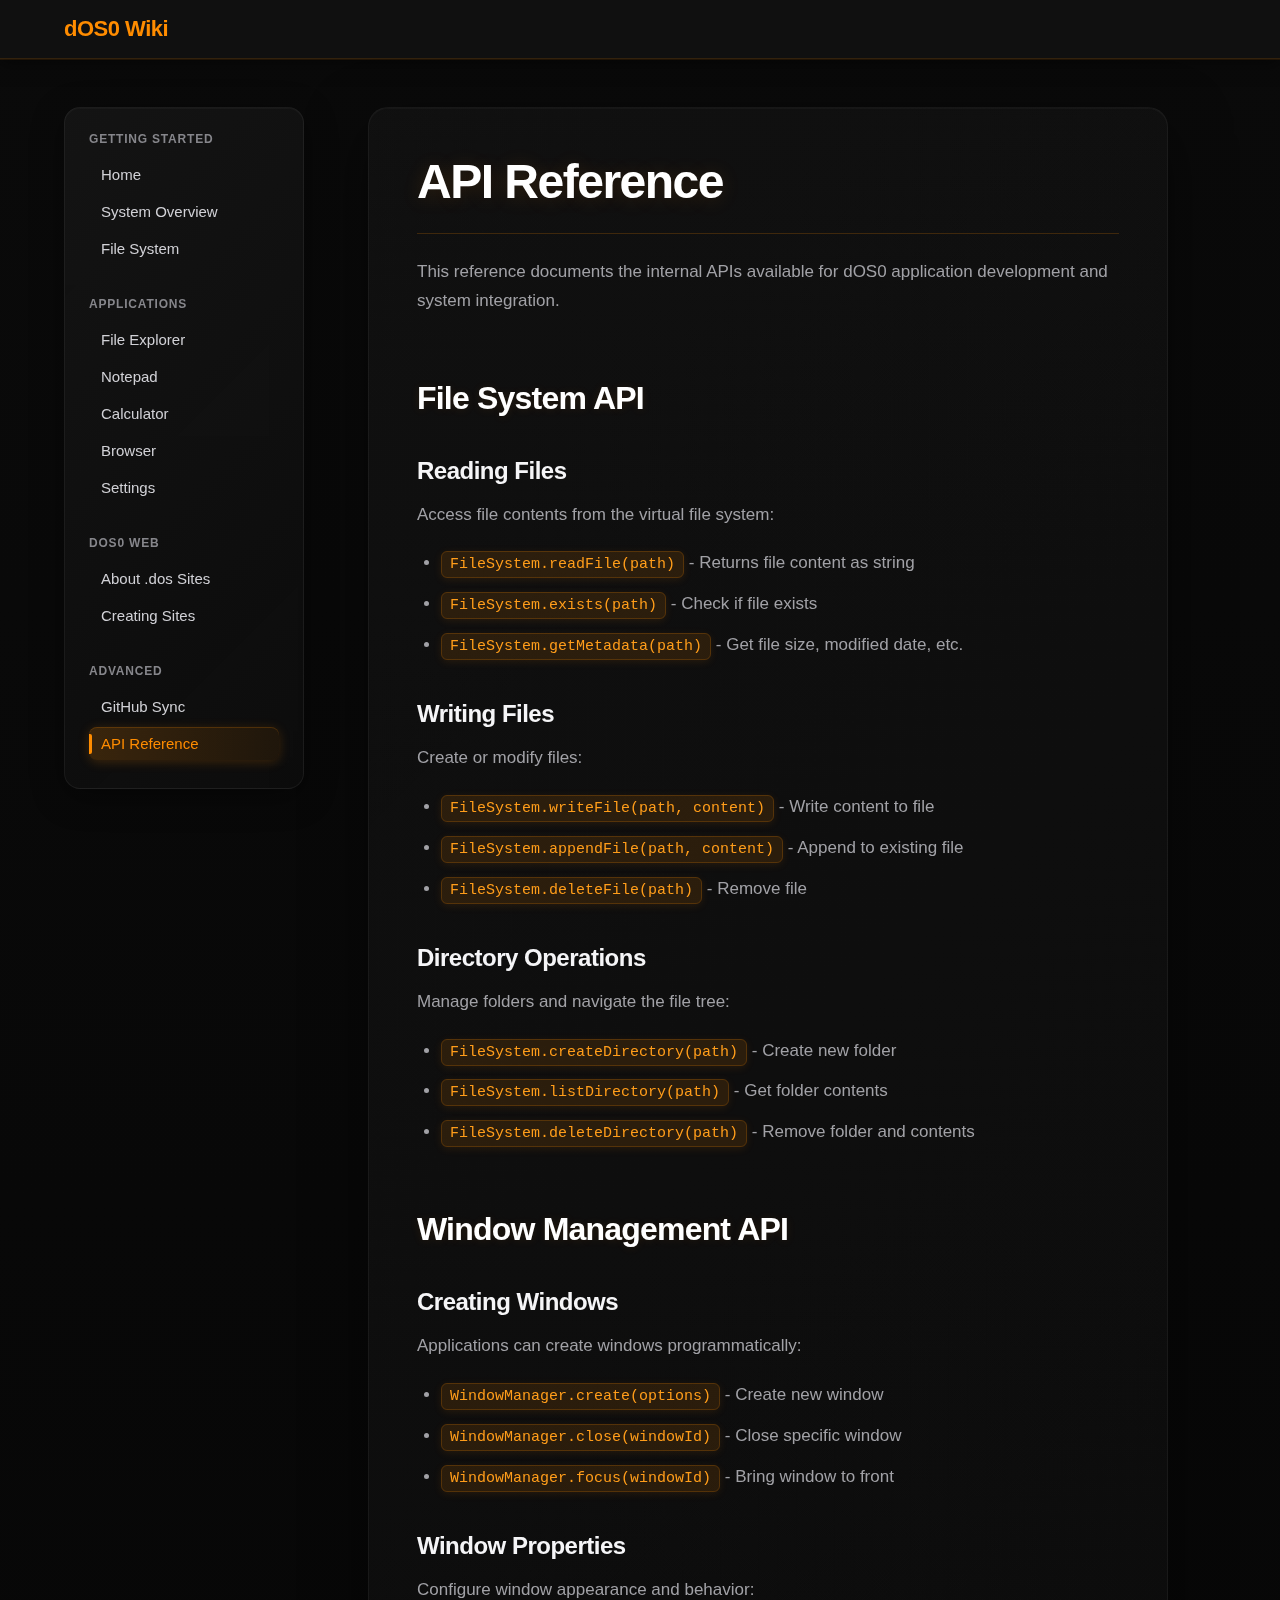
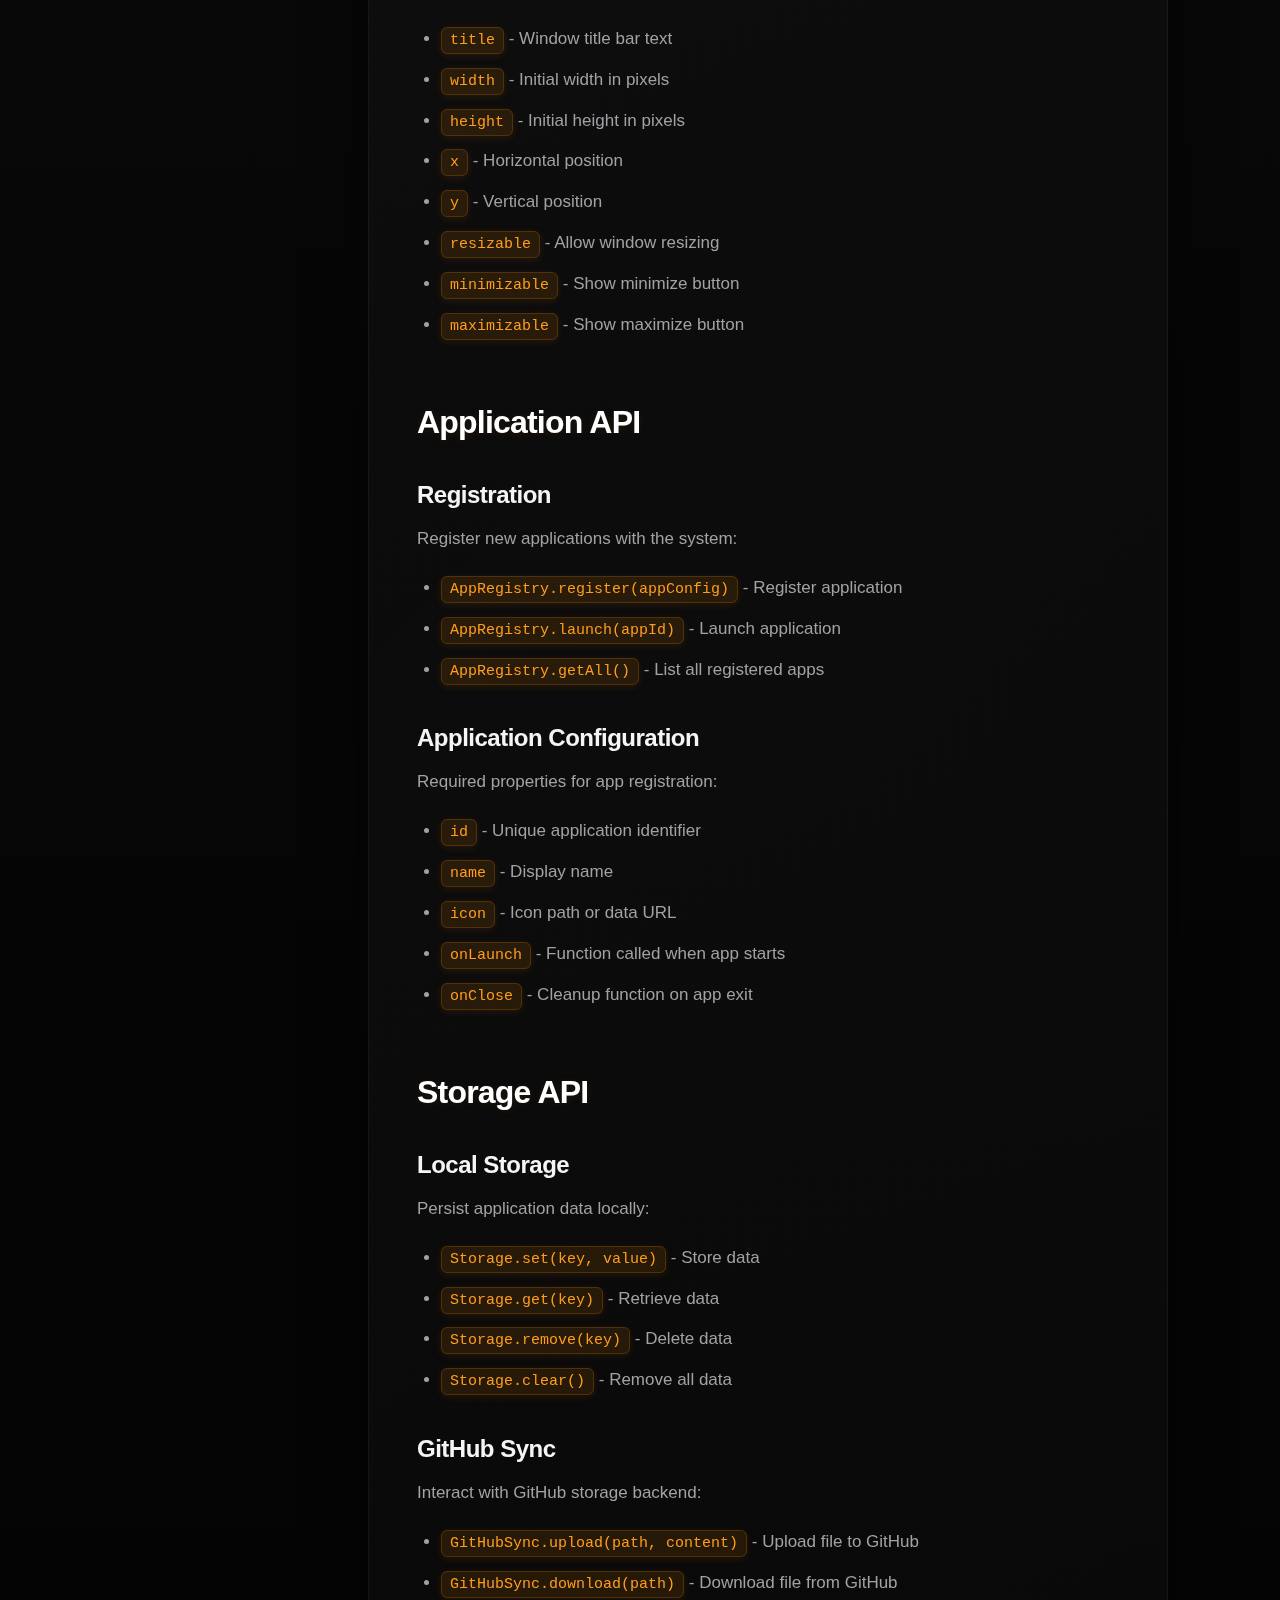
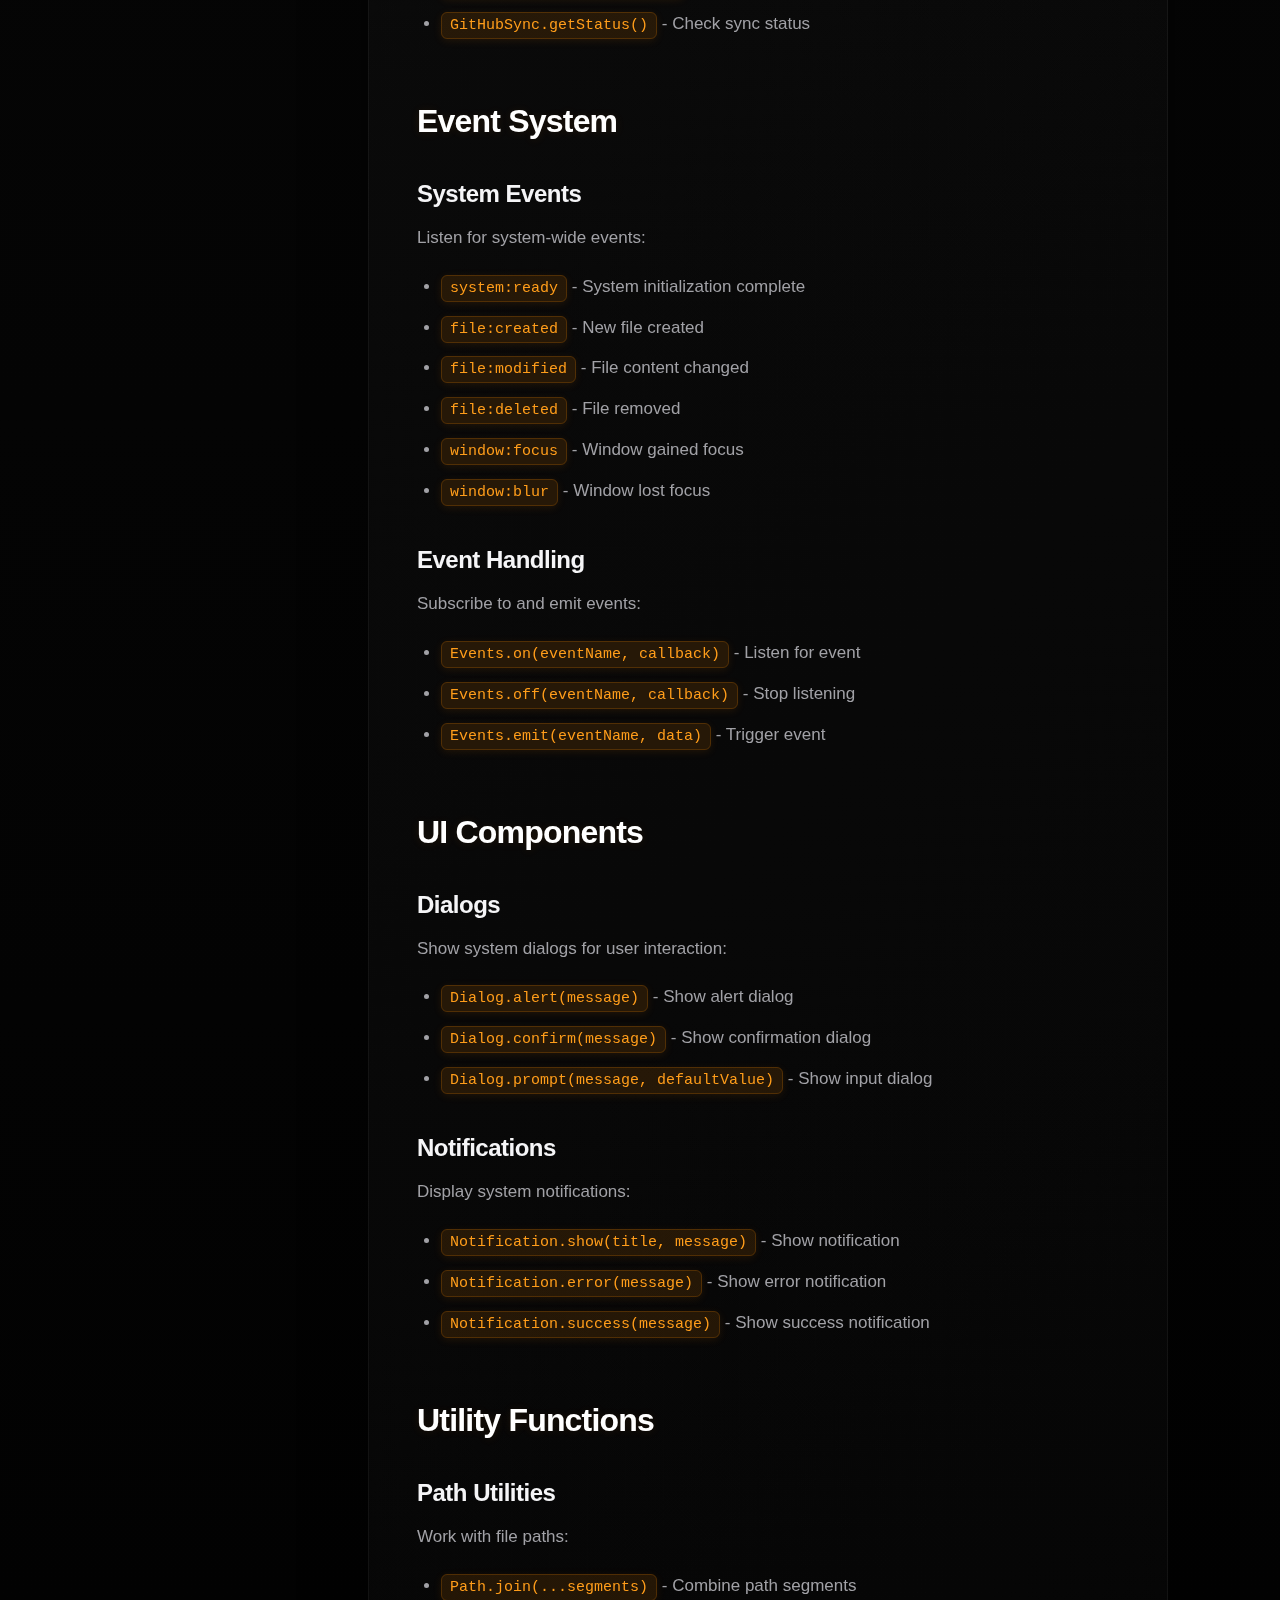
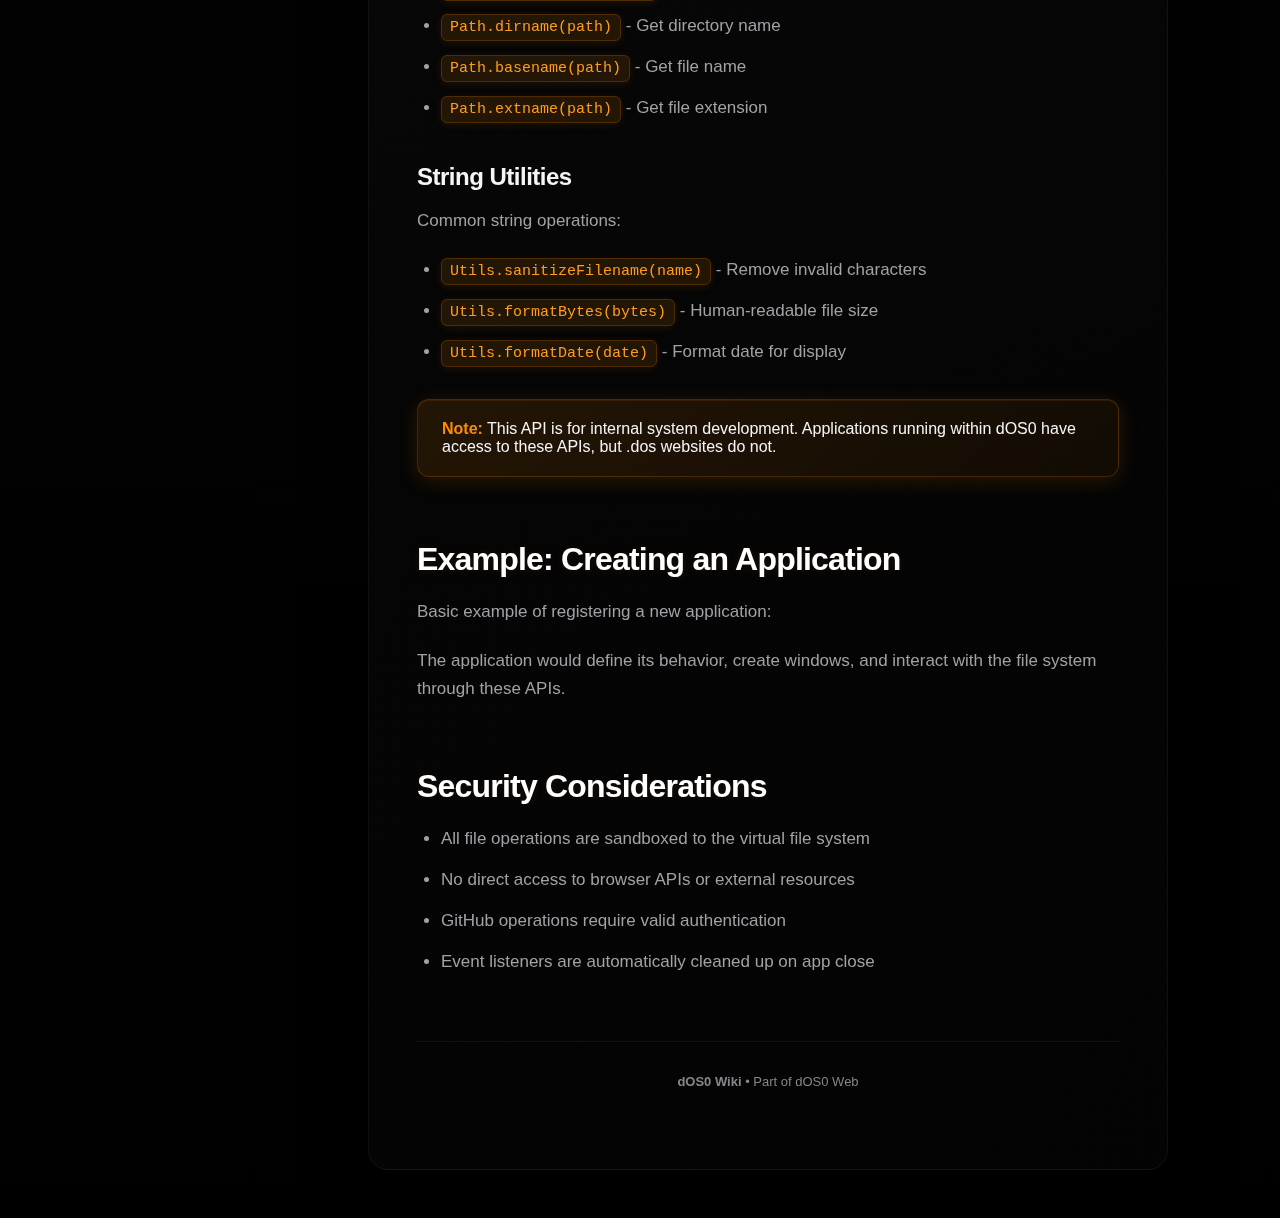
<file: wiki.dos/api.html>
<!DOCTYPE html>
<html lang="en">
<head>
    <meta charset="UTF-8">
    <meta name="viewport" content="width=device-width, initial-scale=1.0">
    <title>API Reference - dOS0 Wiki</title>
    <link rel="stylesheet" href="style.css">
</head>
<body>
    <header>
        <div class="header-content">
            <div class="logo">dOS0 Wiki</div>
        </div>
    </header>
    
    <div class="container">
        <aside class="sidebar">
            <h3>Getting Started</h3>
            <ul>
                <li><a href="index.html">Home</a></li>
                <li><a href="overview.html">System Overview</a></li>
                <li><a href="filesystem.html">File System</a></li>
            </ul>
            
            <h3>Applications</h3>
            <ul>
                <li><a href="file-explorer.html">File Explorer</a></li>
                <li><a href="notepad.html">Notepad</a></li>
                <li><a href="calculator.html">Calculator</a></li>
                <li><a href="browser.html">Browser</a></li>
                <li><a href="settings.html">Settings</a></li>
            </ul>
            
            <h3>dOS0 Web</h3>
            <ul>
                <li><a href="dos-web.html">About .dos Sites</a></li>
                <li><a href="creating-sites.html">Creating Sites</a></li>
            </ul>
            
            <h3>Advanced</h3>
            <ul>
                <li><a href="github-sync.html">GitHub Sync</a></li>
                <li><a href="api.html" class="active">API Reference</a></li>
            </ul>
        </aside>
        
        <main class="content">
            <h1>API Reference</h1>
            <p>This reference documents the internal APIs available for dOS0 application development and system integration.</p>
            
            <h2>File System API</h2>
            
            <h3>Reading Files</h3>
            <p>Access file contents from the virtual file system:</p>
            <ul>
                <li><code>FileSystem.readFile(path)</code> - Returns file content as string</li>
                <li><code>FileSystem.exists(path)</code> - Check if file exists</li>
                <li><code>FileSystem.getMetadata(path)</code> - Get file size, modified date, etc.</li>
            </ul>
            
            <h3>Writing Files</h3>
            <p>Create or modify files:</p>
            <ul>
                <li><code>FileSystem.writeFile(path, content)</code> - Write content to file</li>
                <li><code>FileSystem.appendFile(path, content)</code> - Append to existing file</li>
                <li><code>FileSystem.deleteFile(path)</code> - Remove file</li>
            </ul>
            
            <h3>Directory Operations</h3>
            <p>Manage folders and navigate the file tree:</p>
            <ul>
                <li><code>FileSystem.createDirectory(path)</code> - Create new folder</li>
                <li><code>FileSystem.listDirectory(path)</code> - Get folder contents</li>
                <li><code>FileSystem.deleteDirectory(path)</code> - Remove folder and contents</li>
            </ul>
            
            <h2>Window Management API</h2>
            
            <h3>Creating Windows</h3>
            <p>Applications can create windows programmatically:</p>
            <ul>
                <li><code>WindowManager.create(options)</code> - Create new window</li>
                <li><code>WindowManager.close(windowId)</code> - Close specific window</li>
                <li><code>WindowManager.focus(windowId)</code> - Bring window to front</li>
            </ul>
            
            <h3>Window Properties</h3>
            <p>Configure window appearance and behavior:</p>
            <ul>
                <li><code>title</code> - Window title bar text</li>
                <li><code>width</code> - Initial width in pixels</li>
                <li><code>height</code> - Initial height in pixels</li>
                <li><code>x</code> - Horizontal position</li>
                <li><code>y</code> - Vertical position</li>
                <li><code>resizable</code> - Allow window resizing</li>
                <li><code>minimizable</code> - Show minimize button</li>
                <li><code>maximizable</code> - Show maximize button</li>
            </ul>
            
            <h2>Application API</h2>
            
            <h3>Registration</h3>
            <p>Register new applications with the system:</p>
            <ul>
                <li><code>AppRegistry.register(appConfig)</code> - Register application</li>
                <li><code>AppRegistry.launch(appId)</code> - Launch application</li>
                <li><code>AppRegistry.getAll()</code> - List all registered apps</li>
            </ul>
            
            <h3>Application Configuration</h3>
            <p>Required properties for app registration:</p>
            <ul>
                <li><code>id</code> - Unique application identifier</li>
                <li><code>name</code> - Display name</li>
                <li><code>icon</code> - Icon path or data URL</li>
                <li><code>onLaunch</code> - Function called when app starts</li>
                <li><code>onClose</code> - Cleanup function on app exit</li>
            </ul>
            
            <h2>Storage API</h2>
            
            <h3>Local Storage</h3>
            <p>Persist application data locally:</p>
            <ul>
                <li><code>Storage.set(key, value)</code> - Store data</li>
                <li><code>Storage.get(key)</code> - Retrieve data</li>
                <li><code>Storage.remove(key)</code> - Delete data</li>
                <li><code>Storage.clear()</code> - Remove all data</li>
            </ul>
            
            <h3>GitHub Sync</h3>
            <p>Interact with GitHub storage backend:</p>
            <ul>
                <li><code>GitHubSync.upload(path, content)</code> - Upload file to GitHub</li>
                <li><code>GitHubSync.download(path)</code> - Download file from GitHub</li>
                <li><code>GitHubSync.getStatus()</code> - Check sync status</li>
            </ul>
            
            <h2>Event System</h2>
            
            <h3>System Events</h3>
            <p>Listen for system-wide events:</p>
            <ul>
                <li><code>system:ready</code> - System initialization complete</li>
                <li><code>file:created</code> - New file created</li>
                <li><code>file:modified</code> - File content changed</li>
                <li><code>file:deleted</code> - File removed</li>
                <li><code>window:focus</code> - Window gained focus</li>
                <li><code>window:blur</code> - Window lost focus</li>
            </ul>
            
            <h3>Event Handling</h3>
            <p>Subscribe to and emit events:</p>
            <ul>
                <li><code>Events.on(eventName, callback)</code> - Listen for event</li>
                <li><code>Events.off(eventName, callback)</code> - Stop listening</li>
                <li><code>Events.emit(eventName, data)</code> - Trigger event</li>
            </ul>
            
            <h2>UI Components</h2>
            
            <h3>Dialogs</h3>
            <p>Show system dialogs for user interaction:</p>
            <ul>
                <li><code>Dialog.alert(message)</code> - Show alert dialog</li>
                <li><code>Dialog.confirm(message)</code> - Show confirmation dialog</li>
                <li><code>Dialog.prompt(message, defaultValue)</code> - Show input dialog</li>
            </ul>
            
            <h3>Notifications</h3>
            <p>Display system notifications:</p>
            <ul>
                <li><code>Notification.show(title, message)</code> - Show notification</li>
                <li><code>Notification.error(message)</code> - Show error notification</li>
                <li><code>Notification.success(message)</code> - Show success notification</li>
            </ul>
            
            <h2>Utility Functions</h2>
            
            <h3>Path Utilities</h3>
            <p>Work with file paths:</p>
            <ul>
                <li><code>Path.join(...segments)</code> - Combine path segments</li>
                <li><code>Path.dirname(path)</code> - Get directory name</li>
                <li><code>Path.basename(path)</code> - Get file name</li>
                <li><code>Path.extname(path)</code> - Get file extension</li>
            </ul>
            
            <h3>String Utilities</h3>
            <p>Common string operations:</p>
            <ul>
                <li><code>Utils.sanitizeFilename(name)</code> - Remove invalid characters</li>
                <li><code>Utils.formatBytes(bytes)</code> - Human-readable file size</li>
                <li><code>Utils.formatDate(date)</code> - Format date for display</li>
            </ul>
            
            <div class="info-box">
                <strong>Note:</strong> This API is for internal system development. Applications running within dOS0 have access to these APIs, but .dos websites do not.
            </div>
            
            <h2>Example: Creating an Application</h2>
            <p>Basic example of registering a new application:</p>
            
            <p>The application would define its behavior, create windows, and interact with the file system through these APIs.</p>
            
            <h2>Security Considerations</h2>
            <ul>
                <li>All file operations are sandboxed to the virtual file system</li>
                <li>No direct access to browser APIs or external resources</li>
                <li>GitHub operations require valid authentication</li>
                <li>Event listeners are automatically cleaned up on app close</li>
            </ul>
            
            <footer>
                <strong>dOS0 Wiki</strong> • Part of dOS0 Web
            </footer>
        </main>
    </div>
</body>
</html>
</file>
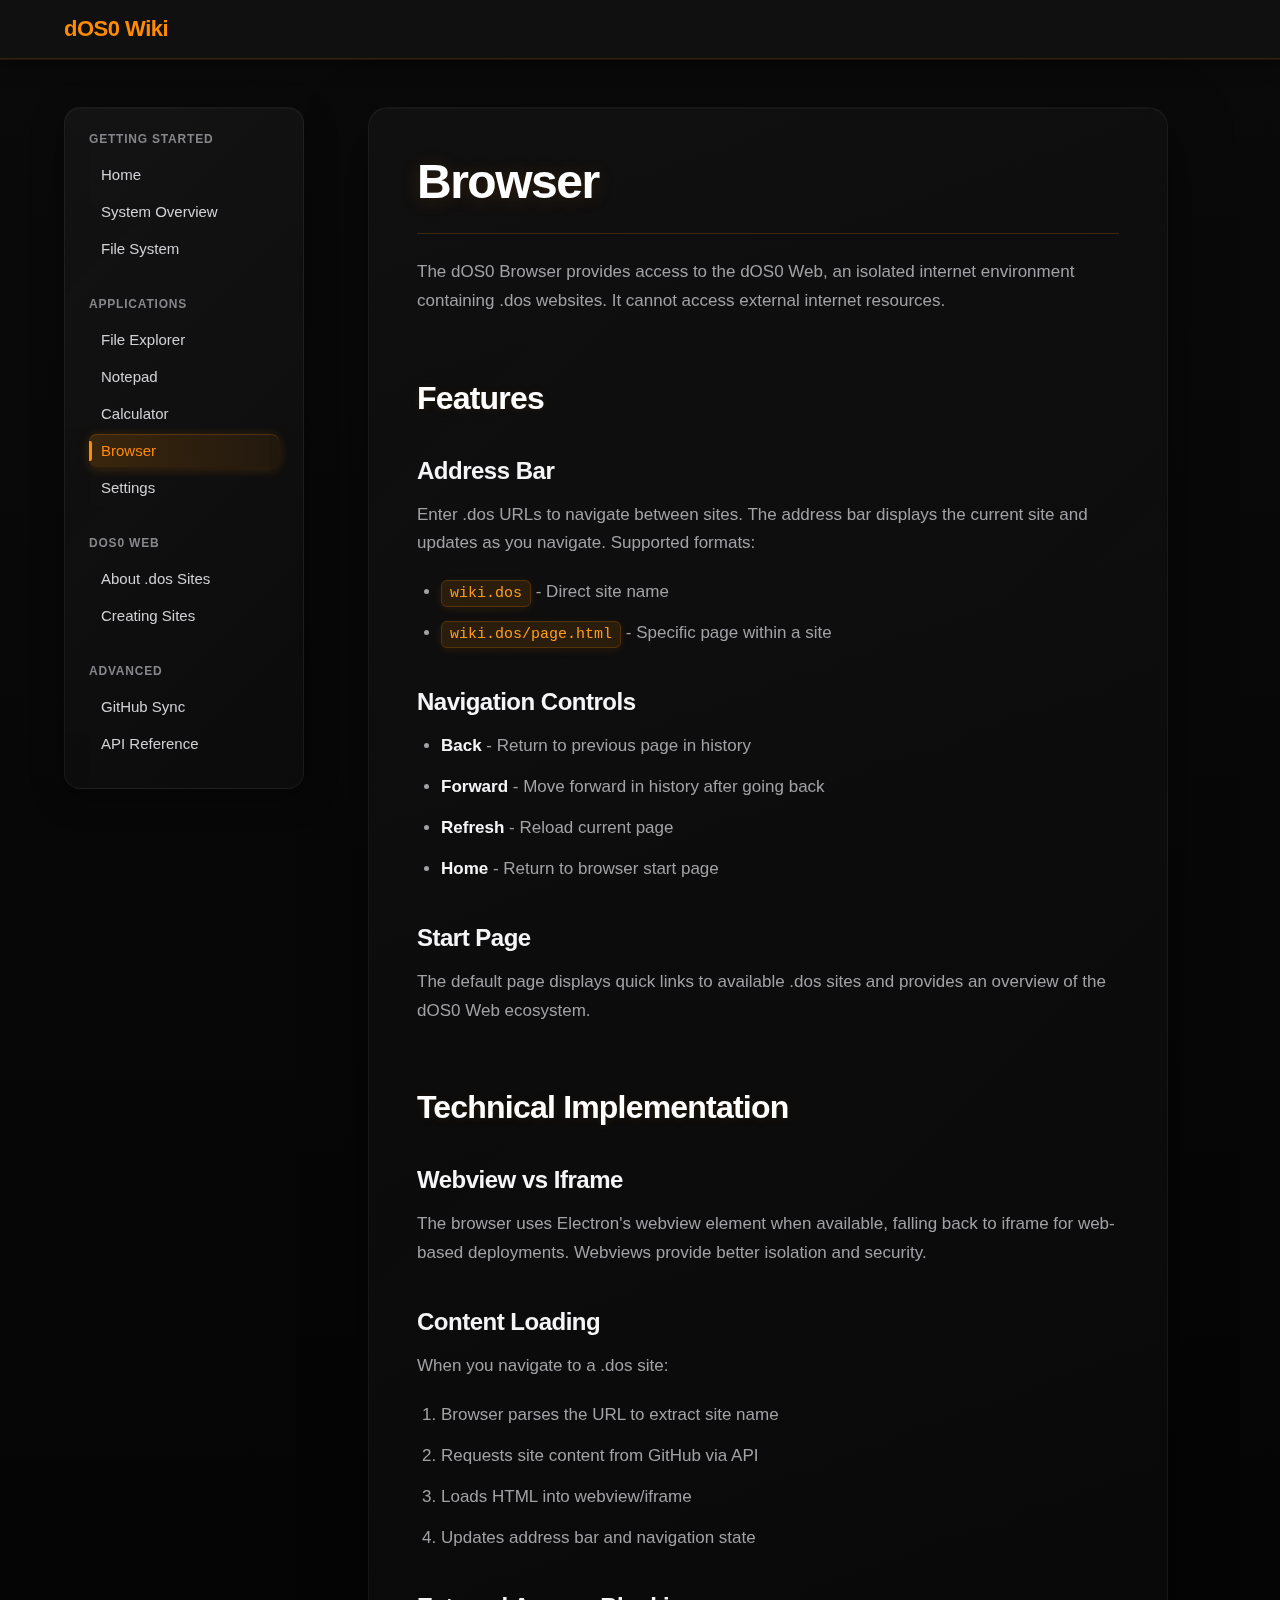
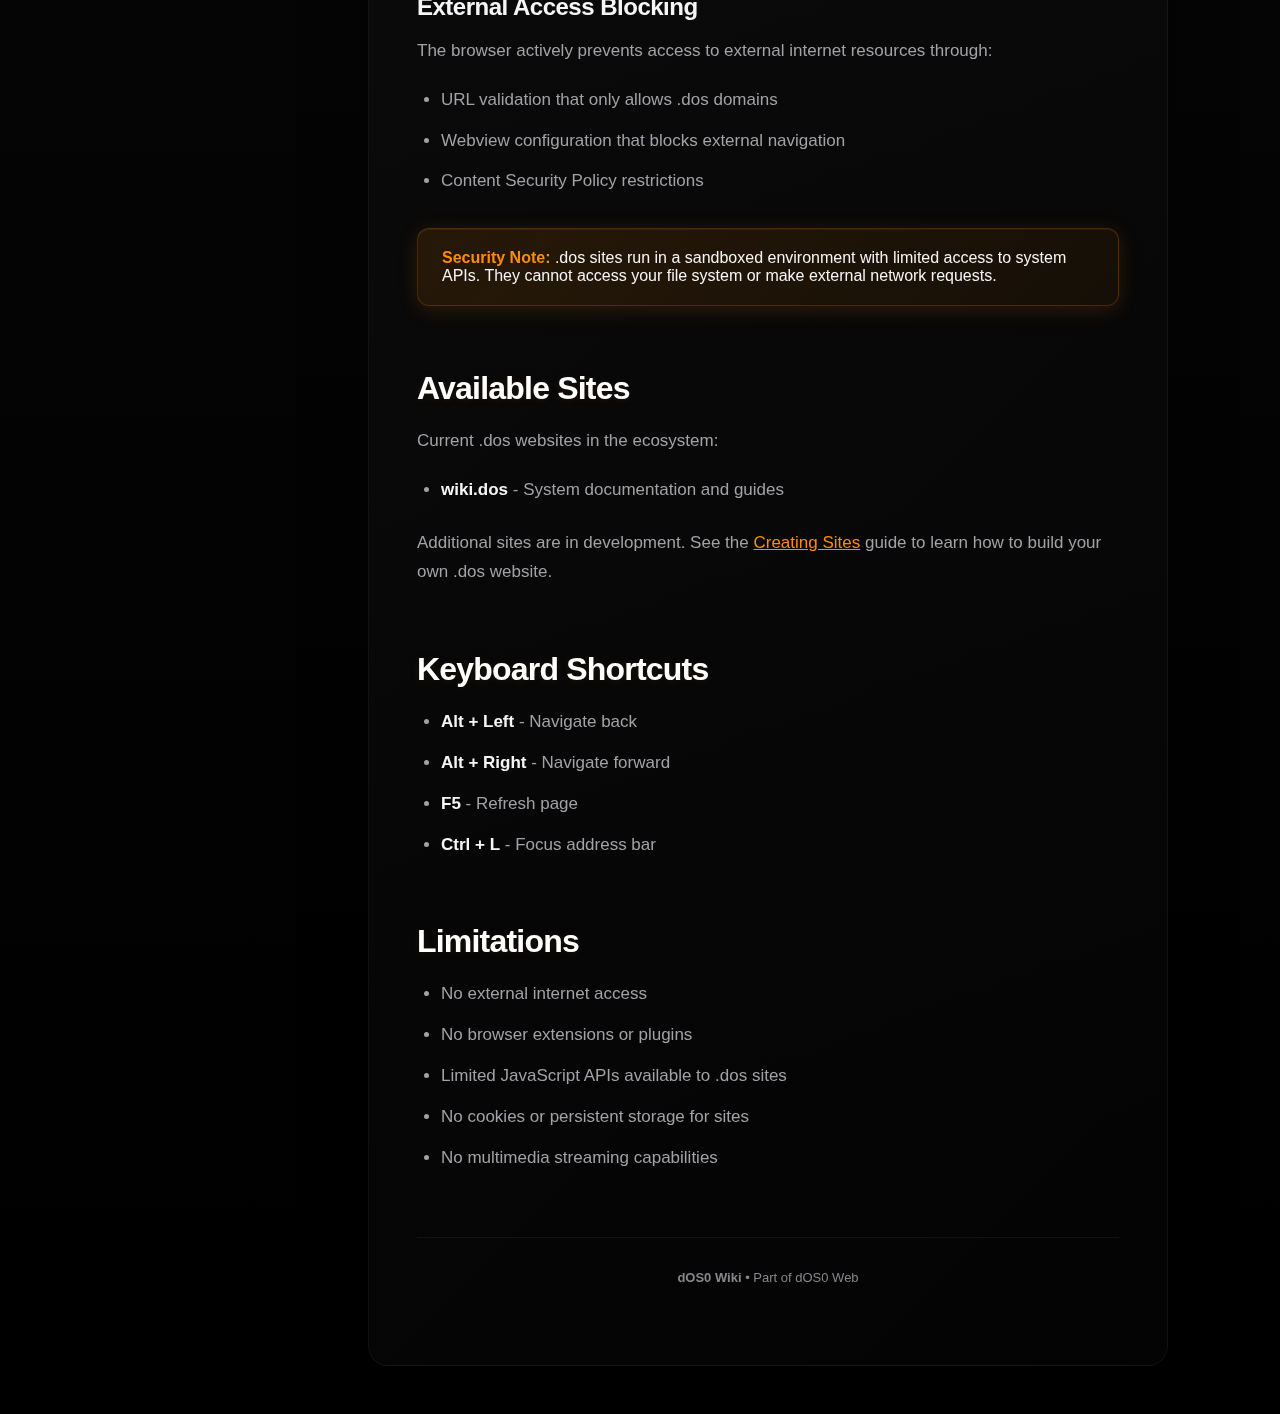
<file: wiki.dos/browser.html>
<!DOCTYPE html>
<html lang="en">
<head>
    <meta charset="UTF-8">
    <meta name="viewport" content="width=device-width, initial-scale=1.0">
    <title>Browser - dOS0 Wiki</title>
    <link rel="stylesheet" href="style.css">
</head>
<body>
    <header>
        <div class="header-content">
            <div class="logo">dOS0 Wiki</div>
        </div>
    </header>
    
    <div class="container">
        <aside class="sidebar">
            <h3>Getting Started</h3>
            <ul>
                <li><a href="index.html">Home</a></li>
                <li><a href="overview.html">System Overview</a></li>
                <li><a href="filesystem.html">File System</a></li>
            </ul>
            
            <h3>Applications</h3>
            <ul>
                <li><a href="file-explorer.html">File Explorer</a></li>
                <li><a href="notepad.html">Notepad</a></li>
                <li><a href="calculator.html">Calculator</a></li>
                <li><a href="browser.html" class="active">Browser</a></li>
                <li><a href="settings.html">Settings</a></li>
            </ul>
            
            <h3>dOS0 Web</h3>
            <ul>
                <li><a href="dos-web.html">About .dos Sites</a></li>
                <li><a href="creating-sites.html">Creating Sites</a></li>
            </ul>
            
            <h3>Advanced</h3>
            <ul>
                <li><a href="github-sync.html">GitHub Sync</a></li>
                <li><a href="api.html">API Reference</a></li>
            </ul>
        </aside>
        
        <main class="content">
            <h1>Browser</h1>
            <p>The dOS0 Browser provides access to the dOS0 Web, an isolated internet environment containing .dos websites. It cannot access external internet resources.</p>
            
            <h2>Features</h2>
            
            <h3>Address Bar</h3>
            <p>Enter .dos URLs to navigate between sites. The address bar displays the current site and updates as you navigate. Supported formats:</p>
            <ul>
                <li><code>wiki.dos</code> - Direct site name</li>
                <li><code>wiki.dos/page.html</code> - Specific page within a site</li>
            </ul>
            
            <h3>Navigation Controls</h3>
            <ul>
                <li><strong>Back</strong> - Return to previous page in history</li>
                <li><strong>Forward</strong> - Move forward in history after going back</li>
                <li><strong>Refresh</strong> - Reload current page</li>
                <li><strong>Home</strong> - Return to browser start page</li>
            </ul>
            
            <h3>Start Page</h3>
            <p>The default page displays quick links to available .dos sites and provides an overview of the dOS0 Web ecosystem.</p>
            
            <h2>Technical Implementation</h2>
            
            <h3>Webview vs Iframe</h3>
            <p>The browser uses Electron's webview element when available, falling back to iframe for web-based deployments. Webviews provide better isolation and security.</p>
            
            <h3>Content Loading</h3>
            <p>When you navigate to a .dos site:</p>
            <ol>
                <li>Browser parses the URL to extract site name</li>
                <li>Requests site content from GitHub via API</li>
                <li>Loads HTML into webview/iframe</li>
                <li>Updates address bar and navigation state</li>
            </ol>
            
            <h3>External Access Blocking</h3>
            <p>The browser actively prevents access to external internet resources through:</p>
            <ul>
                <li>URL validation that only allows .dos domains</li>
                <li>Webview configuration that blocks external navigation</li>
                <li>Content Security Policy restrictions</li>
            </ul>
            
            <div class="info-box">
                <strong>Security Note:</strong> .dos sites run in a sandboxed environment with limited access to system APIs. They cannot access your file system or make external network requests.
            </div>
            
            <h2>Available Sites</h2>
            <p>Current .dos websites in the ecosystem:</p>
            <ul>
                <li><strong>wiki.dos</strong> - System documentation and guides</li>
            </ul>
            
            <p>Additional sites are in development. See the <a href="creating-sites.html" style="color: #ff8c00;">Creating Sites</a> guide to learn how to build your own .dos website.</p>
            
            <h2>Keyboard Shortcuts</h2>
            <ul>
                <li><strong>Alt + Left</strong> - Navigate back</li>
                <li><strong>Alt + Right</strong> - Navigate forward</li>
                <li><strong>F5</strong> - Refresh page</li>
                <li><strong>Ctrl + L</strong> - Focus address bar</li>
            </ul>
            
            <h2>Limitations</h2>
            <ul>
                <li>No external internet access</li>
                <li>No browser extensions or plugins</li>
                <li>Limited JavaScript APIs available to .dos sites</li>
                <li>No cookies or persistent storage for sites</li>
                <li>No multimedia streaming capabilities</li>
            </ul>
            
            <footer>
                <strong>dOS0 Wiki</strong> • Part of dOS0 Web
            </footer>
        </main>
    </div>
</body>
</html>
</file>
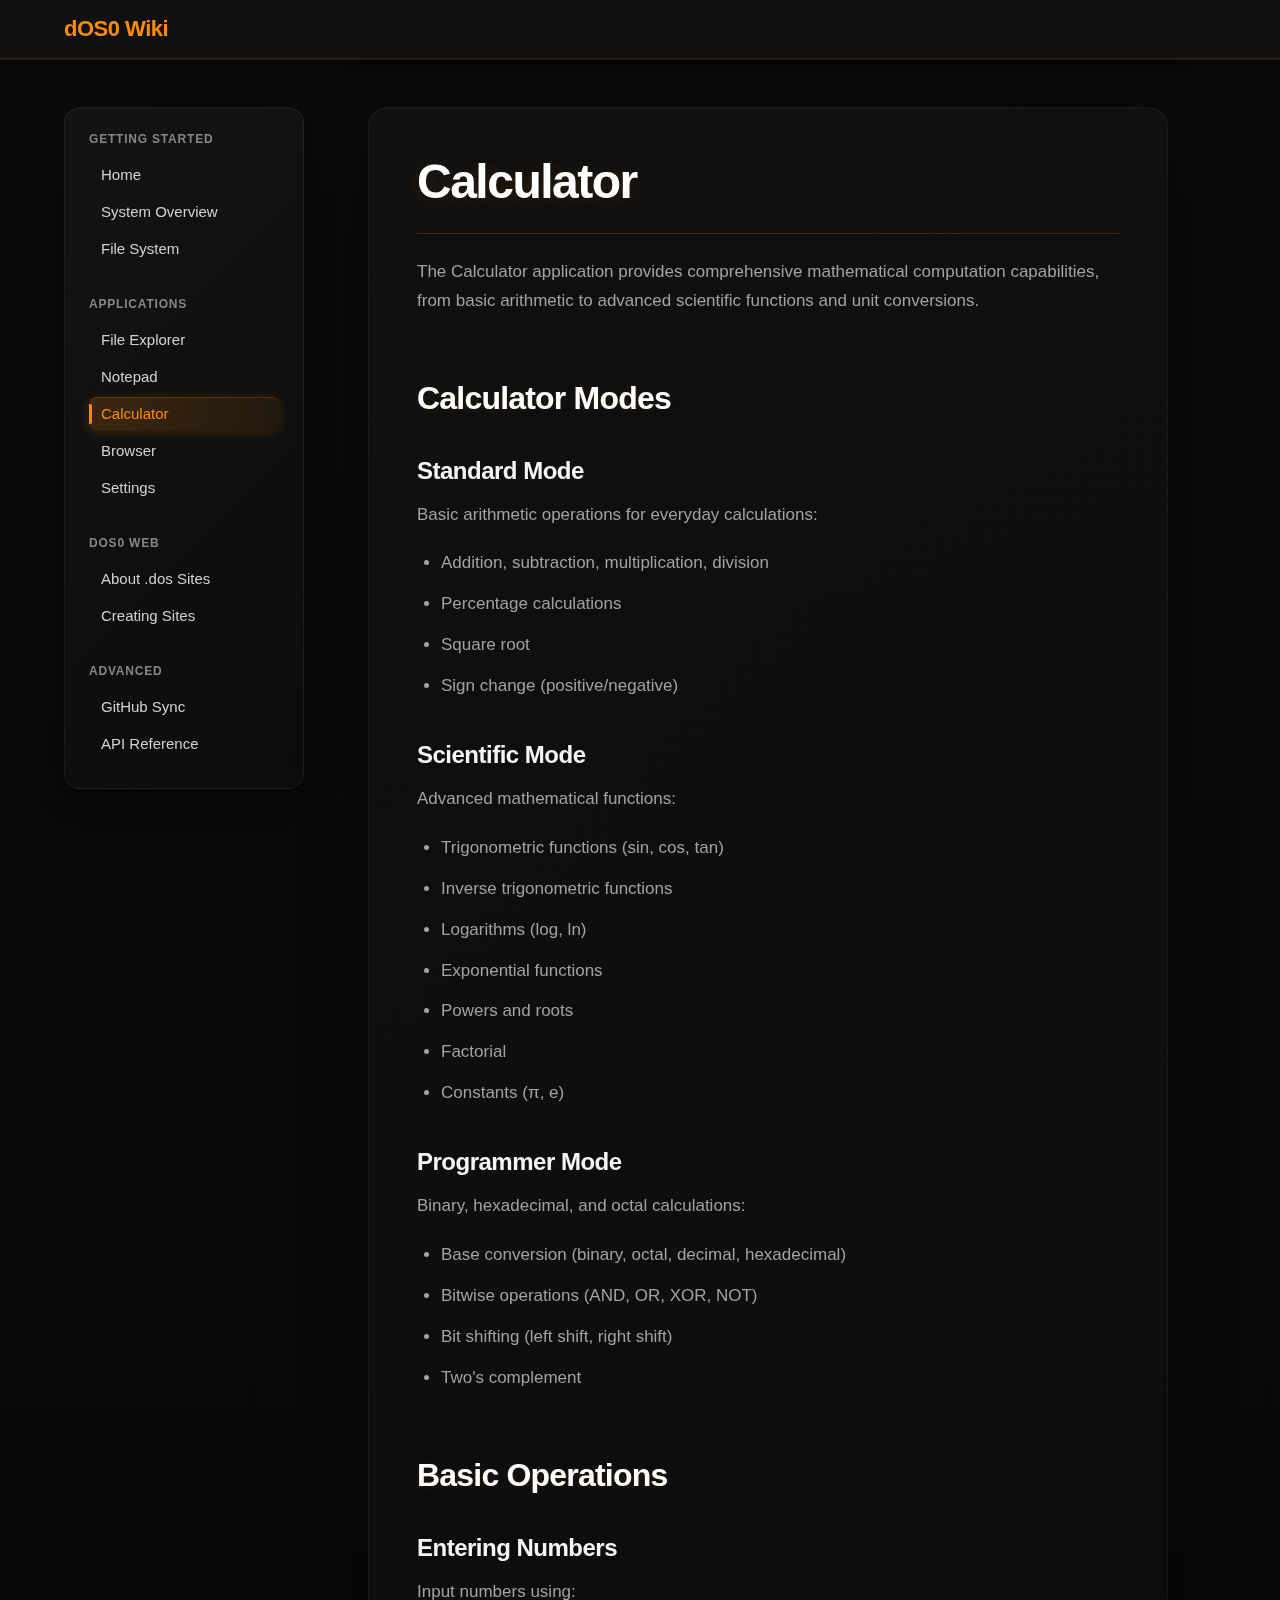
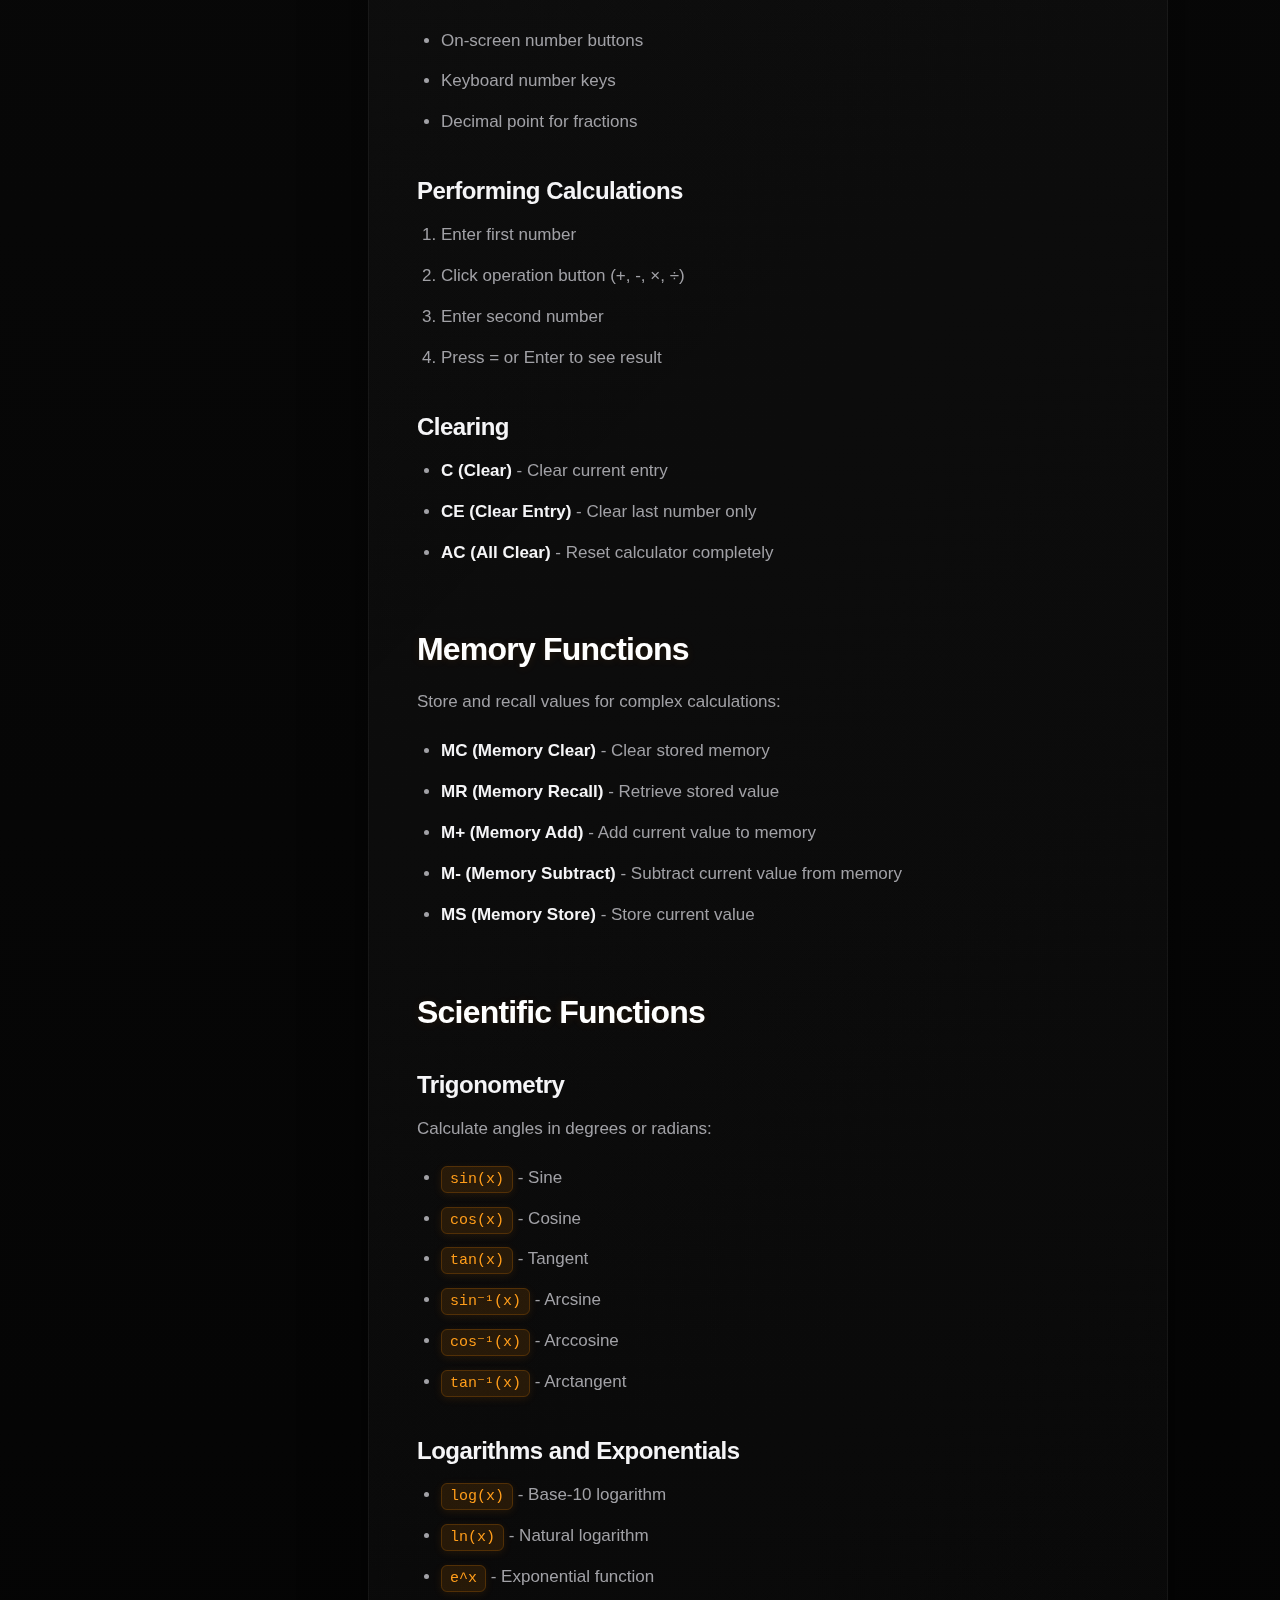
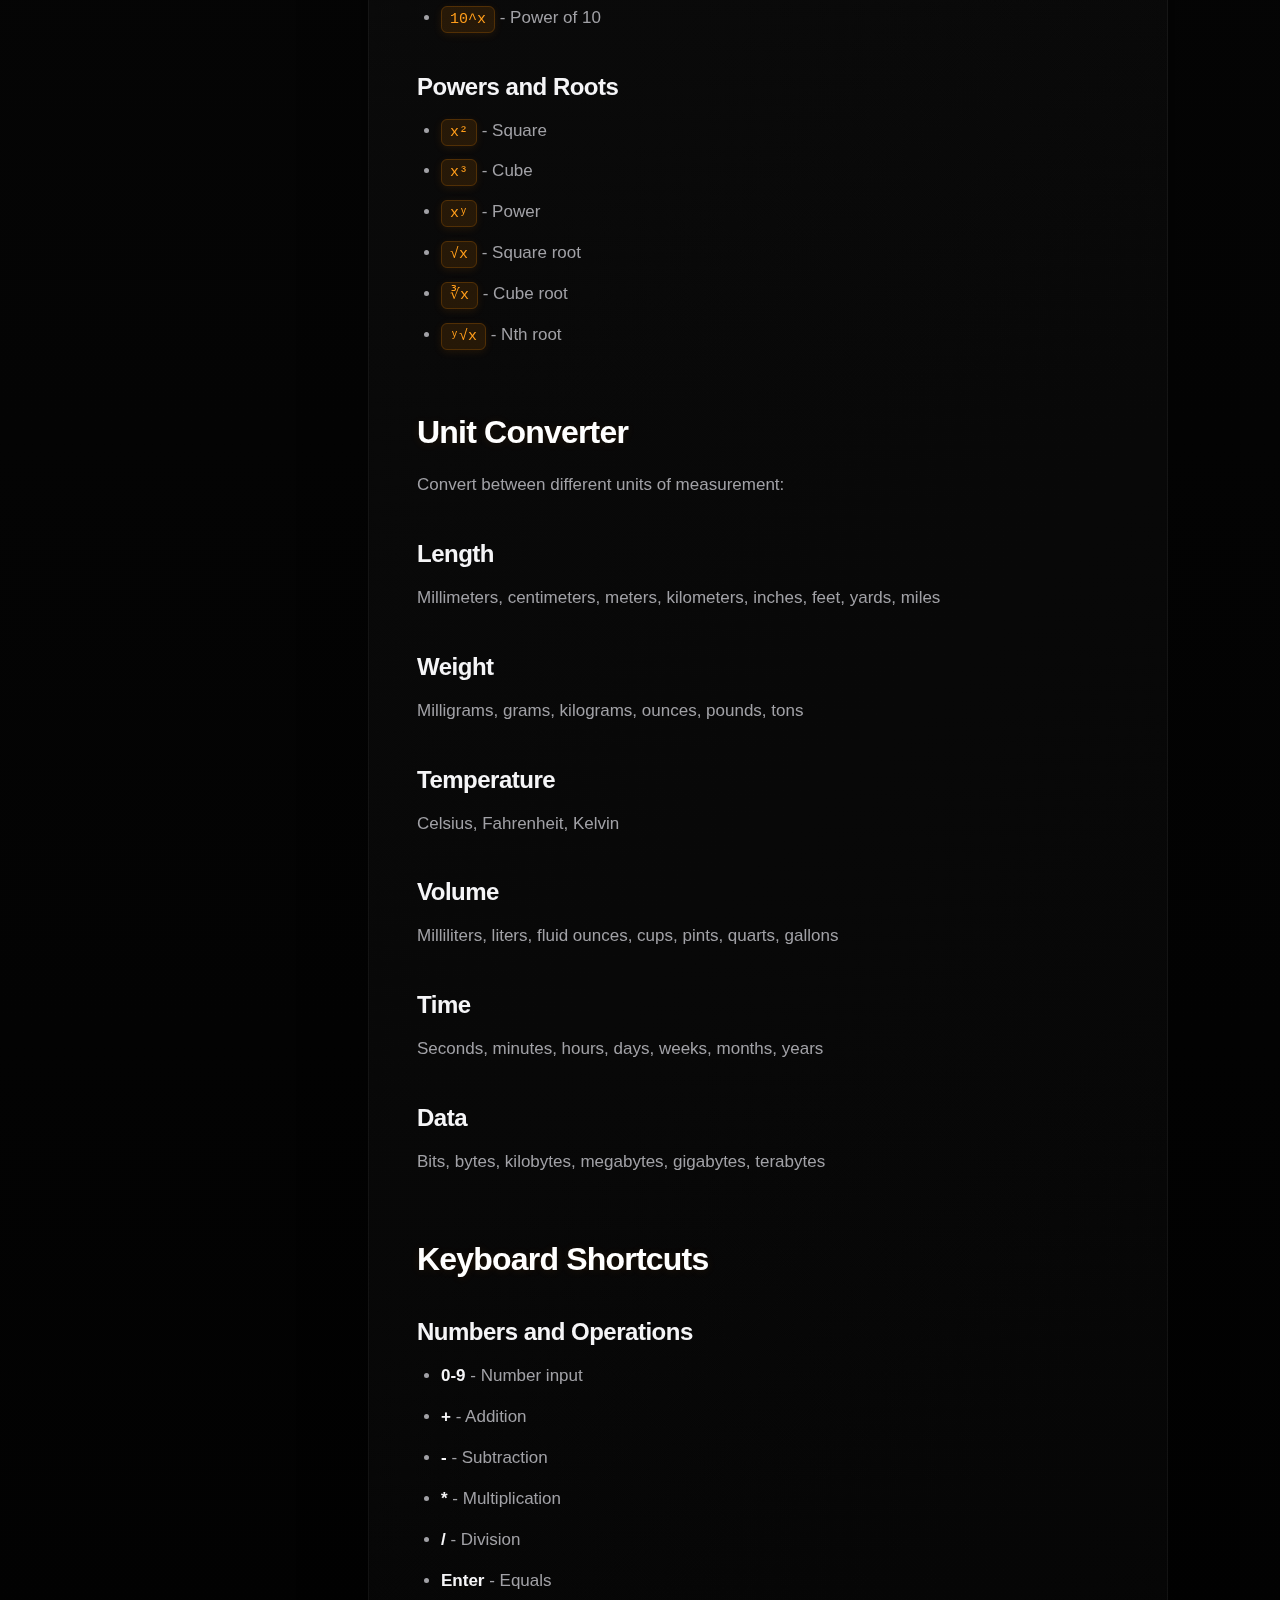
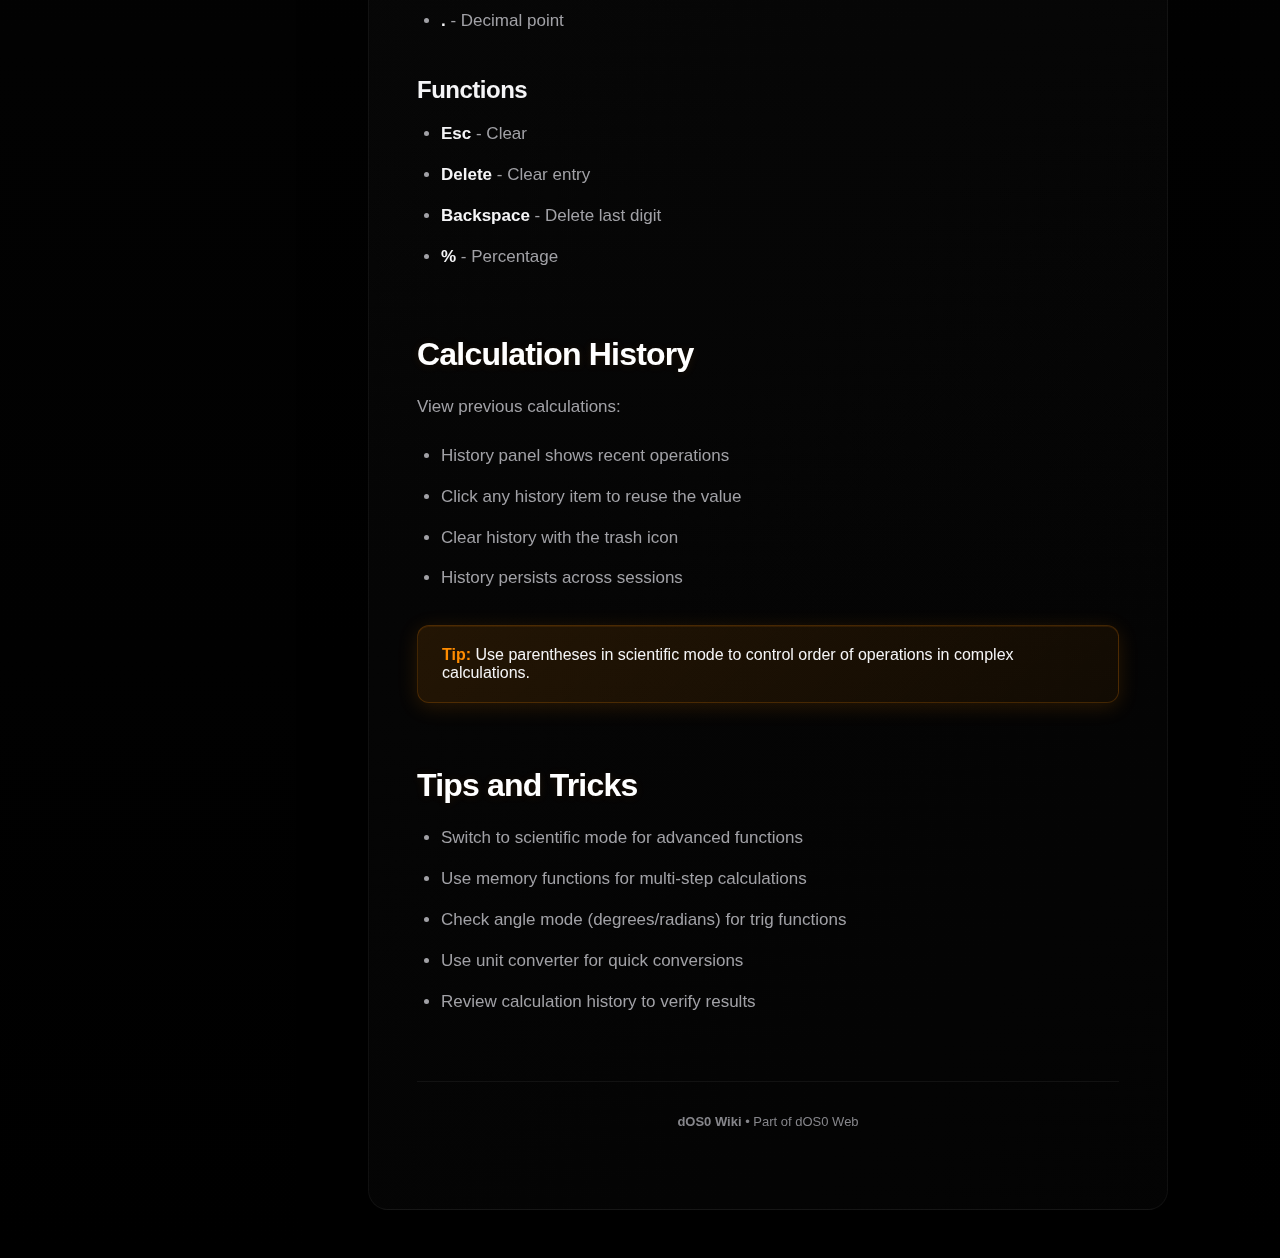
<file: wiki.dos/calculator.html>
<!DOCTYPE html>
<html lang="en">
<head>
    <meta charset="UTF-8">
    <meta name="viewport" content="width=device-width, initial-scale=1.0">
    <title>Calculator - dOS0 Wiki</title>
    <link rel="stylesheet" href="style.css">
</head>
<body>
    <header>
        <div class="header-content">
            <div class="logo">dOS0 Wiki</div>
        </div>
    </header>
    
    <div class="container">
        <aside class="sidebar">
            <h3>Getting Started</h3>
            <ul>
                <li><a href="index.html">Home</a></li>
                <li><a href="overview.html">System Overview</a></li>
                <li><a href="filesystem.html">File System</a></li>
            </ul>
            
            <h3>Applications</h3>
            <ul>
                <li><a href="file-explorer.html">File Explorer</a></li>
                <li><a href="notepad.html">Notepad</a></li>
                <li><a href="calculator.html" class="active">Calculator</a></li>
                <li><a href="browser.html">Browser</a></li>
                <li><a href="settings.html">Settings</a></li>
            </ul>
            
            <h3>dOS0 Web</h3>
            <ul>
                <li><a href="dos-web.html">About .dos Sites</a></li>
                <li><a href="creating-sites.html">Creating Sites</a></li>
            </ul>
            
            <h3>Advanced</h3>
            <ul>
                <li><a href="github-sync.html">GitHub Sync</a></li>
                <li><a href="api.html">API Reference</a></li>
            </ul>
        </aside>
        
        <main class="content">
            <h1>Calculator</h1>
            <p>The Calculator application provides comprehensive mathematical computation capabilities, from basic arithmetic to advanced scientific functions and unit conversions.</p>
            
            <h2>Calculator Modes</h2>
            
            <h3>Standard Mode</h3>
            <p>Basic arithmetic operations for everyday calculations:</p>
            <ul>
                <li>Addition, subtraction, multiplication, division</li>
                <li>Percentage calculations</li>
                <li>Square root</li>
                <li>Sign change (positive/negative)</li>
            </ul>
            
            <h3>Scientific Mode</h3>
            <p>Advanced mathematical functions:</p>
            <ul>
                <li>Trigonometric functions (sin, cos, tan)</li>
                <li>Inverse trigonometric functions</li>
                <li>Logarithms (log, ln)</li>
                <li>Exponential functions</li>
                <li>Powers and roots</li>
                <li>Factorial</li>
                <li>Constants (π, e)</li>
            </ul>
            
            <h3>Programmer Mode</h3>
            <p>Binary, hexadecimal, and octal calculations:</p>
            <ul>
                <li>Base conversion (binary, octal, decimal, hexadecimal)</li>
                <li>Bitwise operations (AND, OR, XOR, NOT)</li>
                <li>Bit shifting (left shift, right shift)</li>
                <li>Two's complement</li>
            </ul>
            
            <h2>Basic Operations</h2>
            
            <h3>Entering Numbers</h3>
            <p>Input numbers using:</p>
            <ul>
                <li>On-screen number buttons</li>
                <li>Keyboard number keys</li>
                <li>Decimal point for fractions</li>
            </ul>
            
            <h3>Performing Calculations</h3>
            <ol>
                <li>Enter first number</li>
                <li>Click operation button (+, -, ×, ÷)</li>
                <li>Enter second number</li>
                <li>Press = or Enter to see result</li>
            </ol>
            
            <h3>Clearing</h3>
            <ul>
                <li><strong>C (Clear)</strong> - Clear current entry</li>
                <li><strong>CE (Clear Entry)</strong> - Clear last number only</li>
                <li><strong>AC (All Clear)</strong> - Reset calculator completely</li>
            </ul>
            
            <h2>Memory Functions</h2>
            <p>Store and recall values for complex calculations:</p>
            <ul>
                <li><strong>MC (Memory Clear)</strong> - Clear stored memory</li>
                <li><strong>MR (Memory Recall)</strong> - Retrieve stored value</li>
                <li><strong>M+ (Memory Add)</strong> - Add current value to memory</li>
                <li><strong>M- (Memory Subtract)</strong> - Subtract current value from memory</li>
                <li><strong>MS (Memory Store)</strong> - Store current value</li>
            </ul>
            
            <h2>Scientific Functions</h2>
            
            <h3>Trigonometry</h3>
            <p>Calculate angles in degrees or radians:</p>
            <ul>
                <li><code>sin(x)</code> - Sine</li>
                <li><code>cos(x)</code> - Cosine</li>
                <li><code>tan(x)</code> - Tangent</li>
                <li><code>sin⁻¹(x)</code> - Arcsine</li>
                <li><code>cos⁻¹(x)</code> - Arccosine</li>
                <li><code>tan⁻¹(x)</code> - Arctangent</li>
            </ul>
            
            <h3>Logarithms and Exponentials</h3>
            <ul>
                <li><code>log(x)</code> - Base-10 logarithm</li>
                <li><code>ln(x)</code> - Natural logarithm</li>
                <li><code>e^x</code> - Exponential function</li>
                <li><code>10^x</code> - Power of 10</li>
            </ul>
            
            <h3>Powers and Roots</h3>
            <ul>
                <li><code>x²</code> - Square</li>
                <li><code>x³</code> - Cube</li>
                <li><code>xʸ</code> - Power</li>
                <li><code>√x</code> - Square root</li>
                <li><code>∛x</code> - Cube root</li>
                <li><code>ʸ√x</code> - Nth root</li>
            </ul>
            
            <h2>Unit Converter</h2>
            <p>Convert between different units of measurement:</p>
            
            <h3>Length</h3>
            <p>Millimeters, centimeters, meters, kilometers, inches, feet, yards, miles</p>
            
            <h3>Weight</h3>
            <p>Milligrams, grams, kilograms, ounces, pounds, tons</p>
            
            <h3>Temperature</h3>
            <p>Celsius, Fahrenheit, Kelvin</p>
            
            <h3>Volume</h3>
            <p>Milliliters, liters, fluid ounces, cups, pints, quarts, gallons</p>
            
            <h3>Time</h3>
            <p>Seconds, minutes, hours, days, weeks, months, years</p>
            
            <h3>Data</h3>
            <p>Bits, bytes, kilobytes, megabytes, gigabytes, terabytes</p>
            
            <h2>Keyboard Shortcuts</h2>
            
            <h3>Numbers and Operations</h3>
            <ul>
                <li><strong>0-9</strong> - Number input</li>
                <li><strong>+</strong> - Addition</li>
                <li><strong>-</strong> - Subtraction</li>
                <li><strong>*</strong> - Multiplication</li>
                <li><strong>/</strong> - Division</li>
                <li><strong>Enter</strong> - Equals</li>
                <li><strong>.</strong> - Decimal point</li>
            </ul>
            
            <h3>Functions</h3>
            <ul>
                <li><strong>Esc</strong> - Clear</li>
                <li><strong>Delete</strong> - Clear entry</li>
                <li><strong>Backspace</strong> - Delete last digit</li>
                <li><strong>%</strong> - Percentage</li>
            </ul>
            
            <h2>Calculation History</h2>
            <p>View previous calculations:</p>
            <ul>
                <li>History panel shows recent operations</li>
                <li>Click any history item to reuse the value</li>
                <li>Clear history with the trash icon</li>
                <li>History persists across sessions</li>
            </ul>
            
            <div class="info-box">
                <strong>Tip:</strong> Use parentheses in scientific mode to control order of operations in complex calculations.
            </div>
            
            <h2>Tips and Tricks</h2>
            <ul>
                <li>Switch to scientific mode for advanced functions</li>
                <li>Use memory functions for multi-step calculations</li>
                <li>Check angle mode (degrees/radians) for trig functions</li>
                <li>Use unit converter for quick conversions</li>
                <li>Review calculation history to verify results</li>
            </ul>
            
            <footer>
                <strong>dOS0 Wiki</strong> • Part of dOS0 Web
            </footer>
        </main>
    </div>
    <script src="dos-navigation.js"></script>
</body>
</html>
</file>
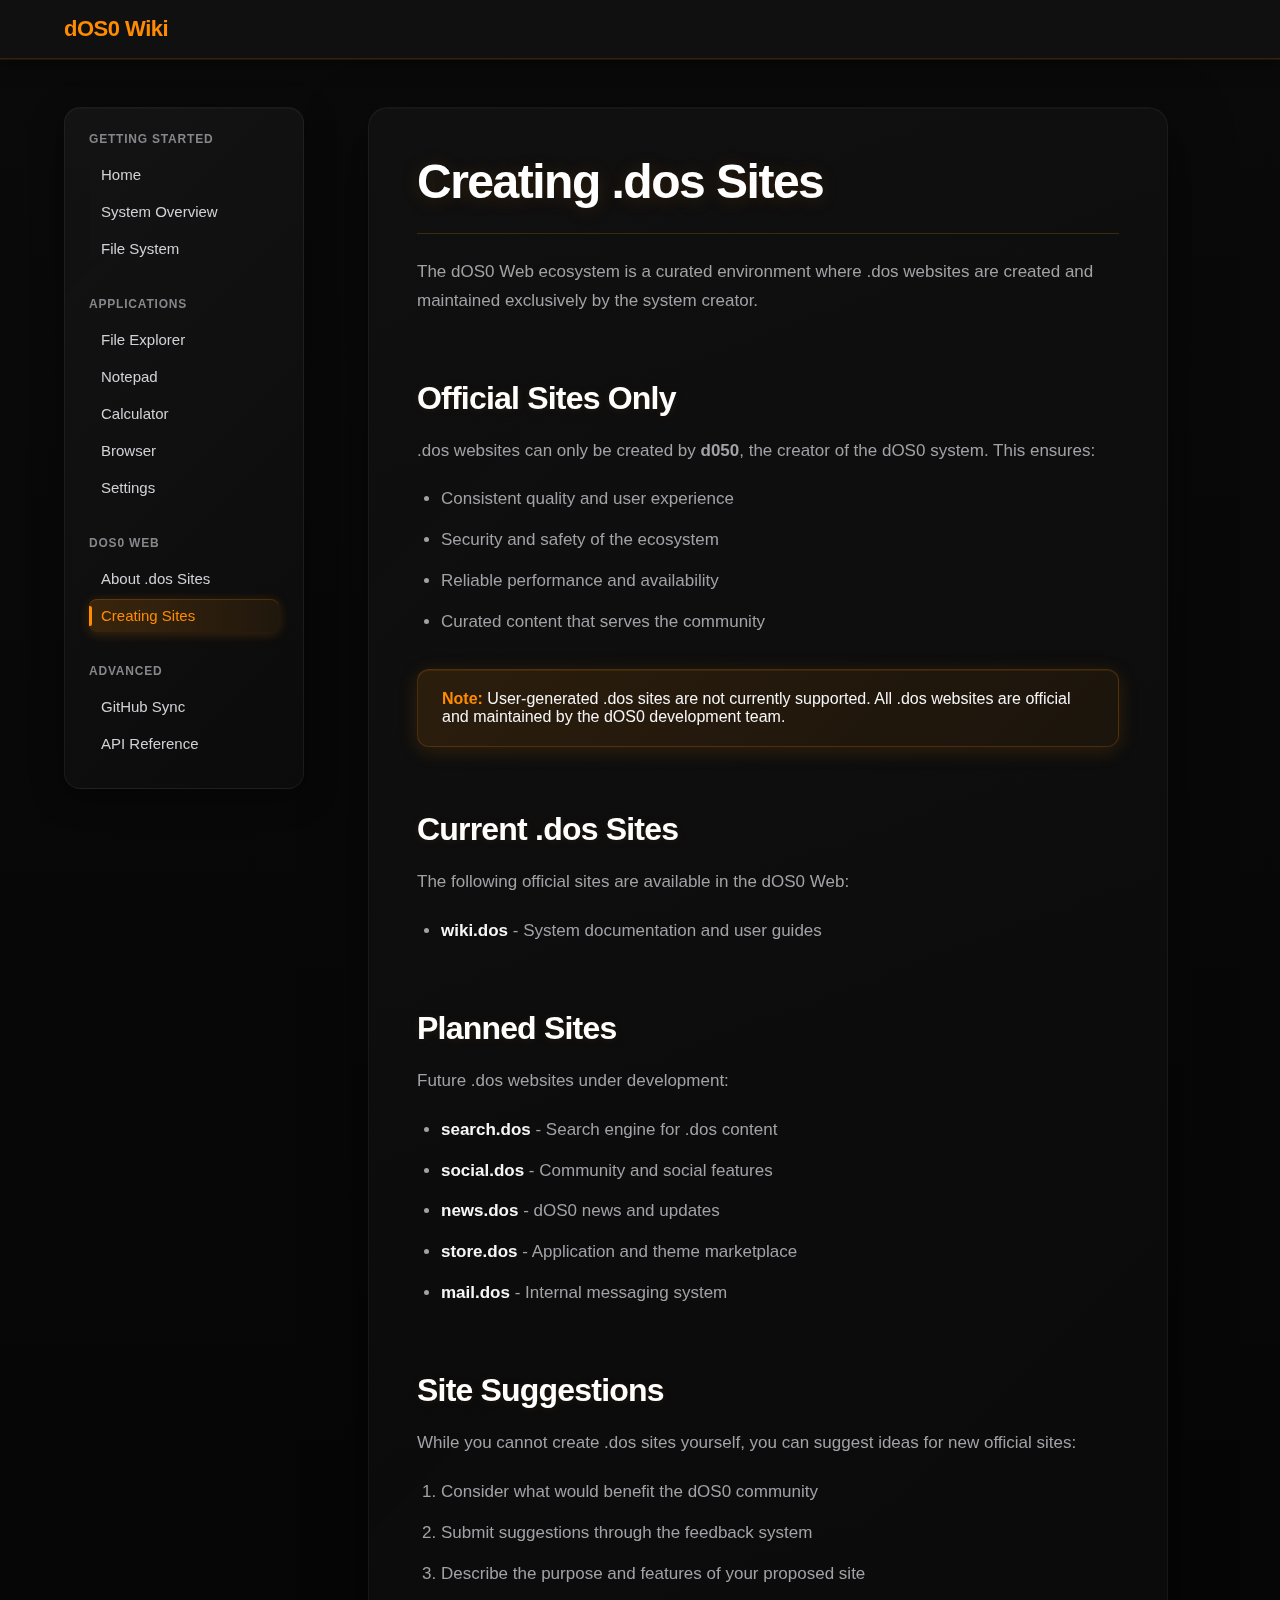
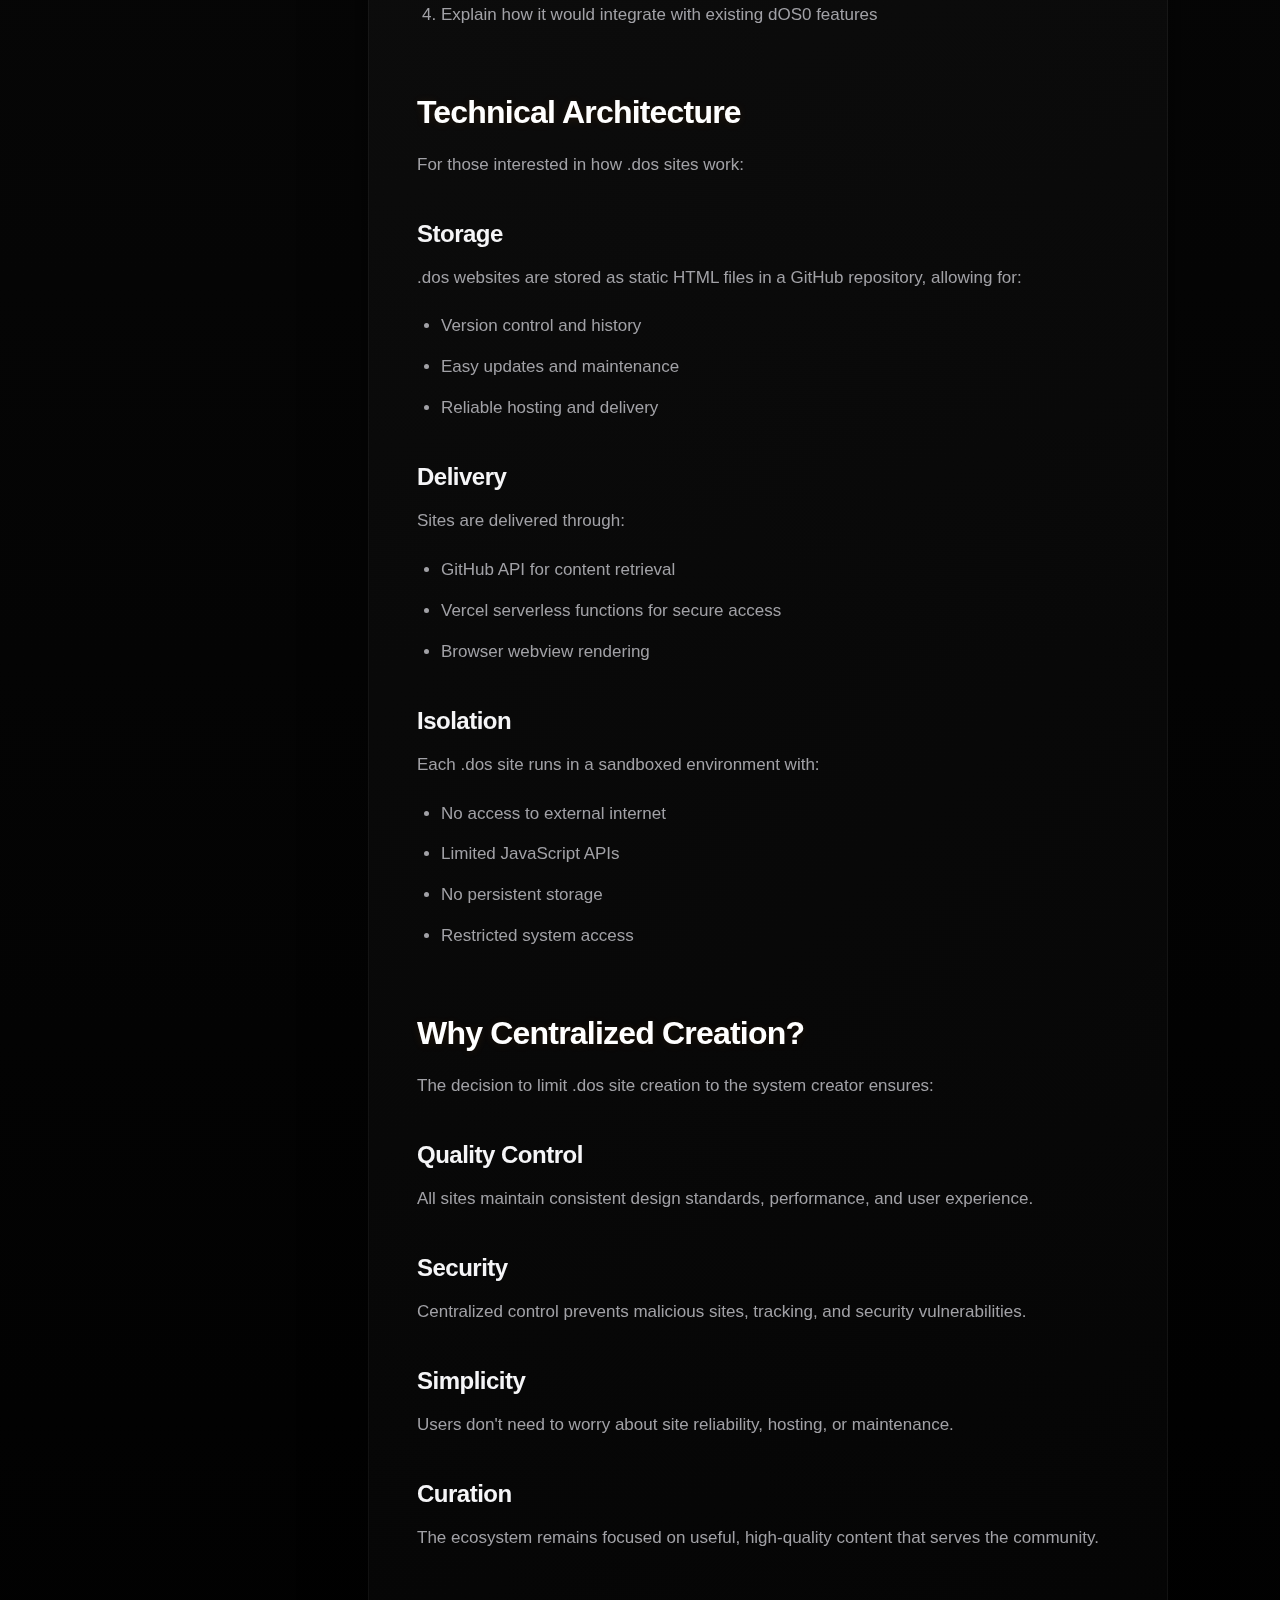
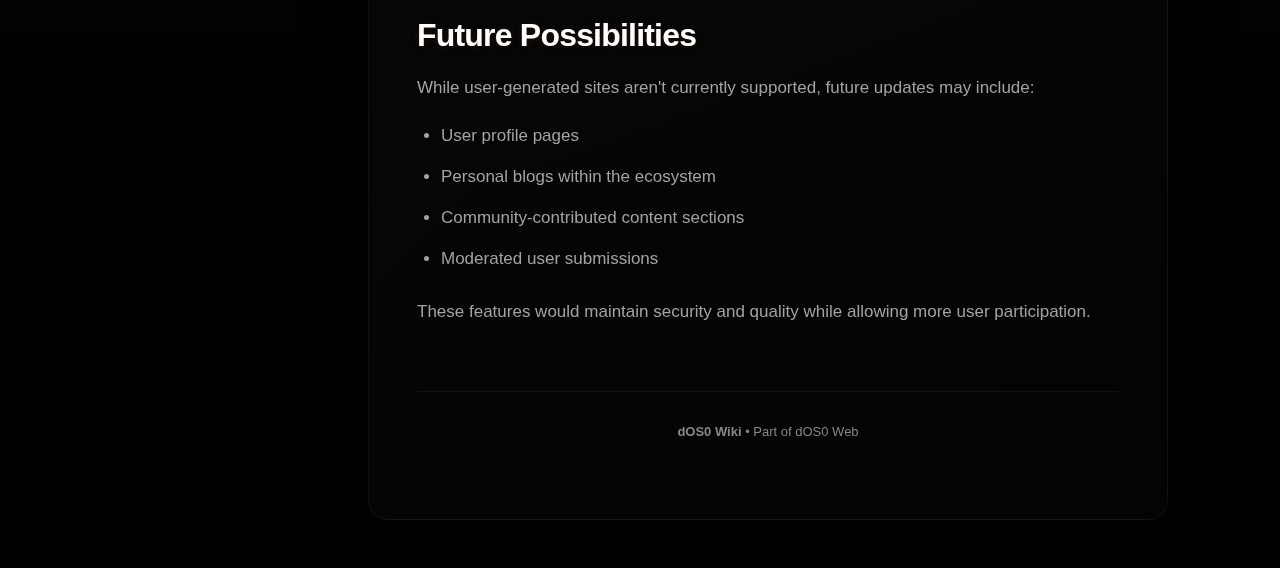
<file: wiki.dos/creating-sites.html>
<!DOCTYPE html>
<html lang="en">
<head>
    <meta charset="UTF-8">
    <meta name="viewport" content="width=device-width, initial-scale=1.0">
    <title>Creating Sites - dOS0 Wiki</title>
    <link rel="stylesheet" href="style.css">
</head>
<body>
    <header>
        <div class="header-content">
            <div class="logo">dOS0 Wiki</div>
        </div>
    </header>
    
    <div class="container">
        <aside class="sidebar">
            <h3>Getting Started</h3>
            <ul>
                <li><a href="index.html">Home</a></li>
                <li><a href="overview.html">System Overview</a></li>
                <li><a href="filesystem.html">File System</a></li>
            </ul>
            
            <h3>Applications</h3>
            <ul>
                <li><a href="file-explorer.html">File Explorer</a></li>
                <li><a href="notepad.html">Notepad</a></li>
                <li><a href="calculator.html">Calculator</a></li>
                <li><a href="browser.html">Browser</a></li>
                <li><a href="settings.html">Settings</a></li>
            </ul>
            
            <h3>dOS0 Web</h3>
            <ul>
                <li><a href="dos-web.html">About .dos Sites</a></li>
                <li><a href="creating-sites.html" class="active">Creating Sites</a></li>
            </ul>
            
            <h3>Advanced</h3>
            <ul>
                <li><a href="github-sync.html">GitHub Sync</a></li>
                <li><a href="api.html">API Reference</a></li>
            </ul>
        </aside>
        
        <main class="content">
            <h1>Creating .dos Sites</h1>
            <p>The dOS0 Web ecosystem is a curated environment where .dos websites are created and maintained exclusively by the system creator.</p>
            
            <h2>Official Sites Only</h2>
            <p>.dos websites can only be created by <strong>d050</strong>, the creator of the dOS0 system. This ensures:</p>
            <ul>
                <li>Consistent quality and user experience</li>
                <li>Security and safety of the ecosystem</li>
                <li>Reliable performance and availability</li>
                <li>Curated content that serves the community</li>
            </ul>
            
            <div class="info-box">
                <strong>Note:</strong> User-generated .dos sites are not currently supported. All .dos websites are official and maintained by the dOS0 development team.
            </div>
            
            <h2>Current .dos Sites</h2>
            <p>The following official sites are available in the dOS0 Web:</p>
            <ul>
                <li><strong>wiki.dos</strong> - System documentation and user guides</li>
            </ul>
            
            <h2>Planned Sites</h2>
            <p>Future .dos websites under development:</p>
            <ul>
                <li><strong>search.dos</strong> - Search engine for .dos content</li>
                <li><strong>social.dos</strong> - Community and social features</li>
                <li><strong>news.dos</strong> - dOS0 news and updates</li>
                <li><strong>store.dos</strong> - Application and theme marketplace</li>
                <li><strong>mail.dos</strong> - Internal messaging system</li>
            </ul>
            
            <h2>Site Suggestions</h2>
            <p>While you cannot create .dos sites yourself, you can suggest ideas for new official sites:</p>
            <ol>
                <li>Consider what would benefit the dOS0 community</li>
                <li>Submit suggestions through the feedback system</li>
                <li>Describe the purpose and features of your proposed site</li>
                <li>Explain how it would integrate with existing dOS0 features</li>
            </ol>
            
            <h2>Technical Architecture</h2>
            <p>For those interested in how .dos sites work:</p>
            
            <h3>Storage</h3>
            <p>.dos websites are stored as static HTML files in a GitHub repository, allowing for:</p>
            <ul>
                <li>Version control and history</li>
                <li>Easy updates and maintenance</li>
                <li>Reliable hosting and delivery</li>
            </ul>
            
            <h3>Delivery</h3>
            <p>Sites are delivered through:</p>
            <ul>
                <li>GitHub API for content retrieval</li>
                <li>Vercel serverless functions for secure access</li>
                <li>Browser webview rendering</li>
            </ul>
            
            <h3>Isolation</h3>
            <p>Each .dos site runs in a sandboxed environment with:</p>
            <ul>
                <li>No access to external internet</li>
                <li>Limited JavaScript APIs</li>
                <li>No persistent storage</li>
                <li>Restricted system access</li>
            </ul>
            
            <h2>Why Centralized Creation?</h2>
            <p>The decision to limit .dos site creation to the system creator ensures:</p>
            
            <h3>Quality Control</h3>
            <p>All sites maintain consistent design standards, performance, and user experience.</p>
            
            <h3>Security</h3>
            <p>Centralized control prevents malicious sites, tracking, and security vulnerabilities.</p>
            
            <h3>Simplicity</h3>
            <p>Users don't need to worry about site reliability, hosting, or maintenance.</p>
            
            <h3>Curation</h3>
            <p>The ecosystem remains focused on useful, high-quality content that serves the community.</p>
            
            <h2>Future Possibilities</h2>
            <p>While user-generated sites aren't currently supported, future updates may include:</p>
            <ul>
                <li>User profile pages</li>
                <li>Personal blogs within the ecosystem</li>
                <li>Community-contributed content sections</li>
                <li>Moderated user submissions</li>
            </ul>
            
            <p>These features would maintain security and quality while allowing more user participation.</p>
            
            <footer>
                <strong>dOS0 Wiki</strong> • Part of dOS0 Web
            </footer>
        </main>
    </div>
</body>
</html>
</file>
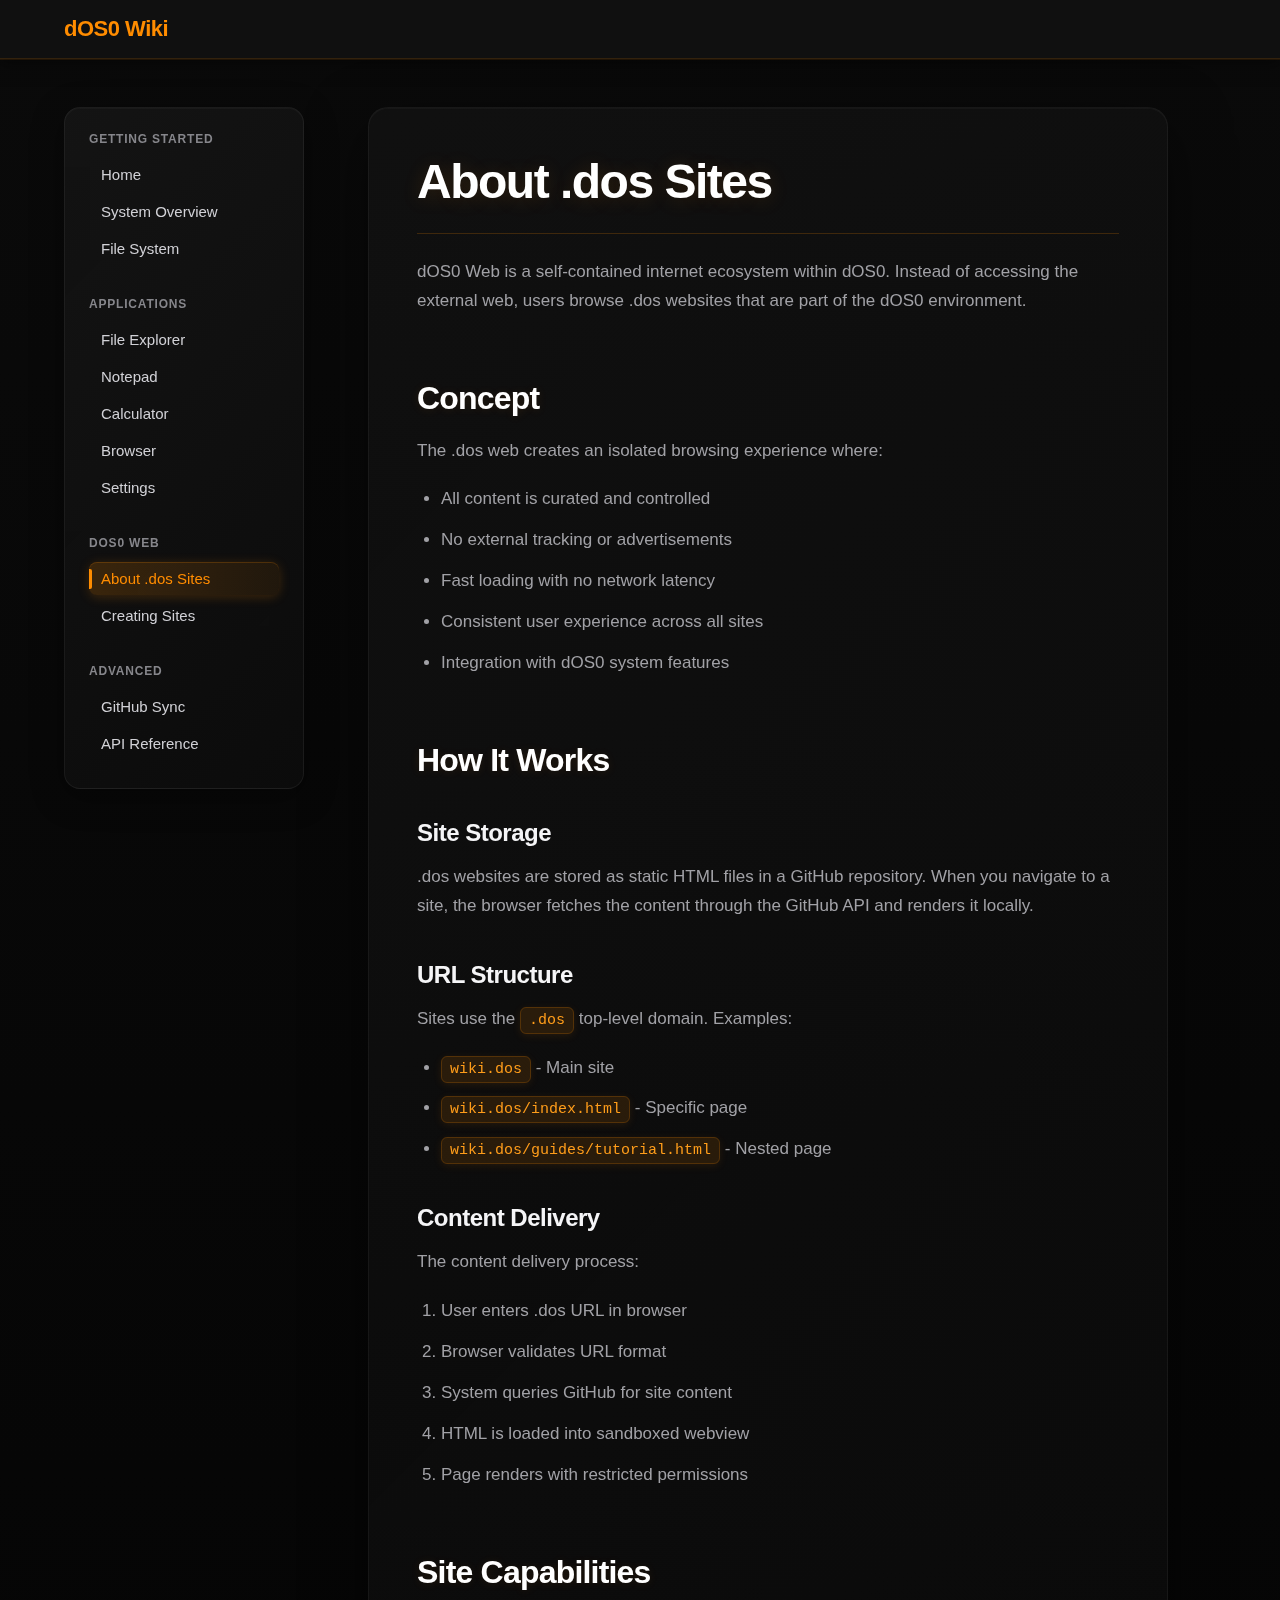
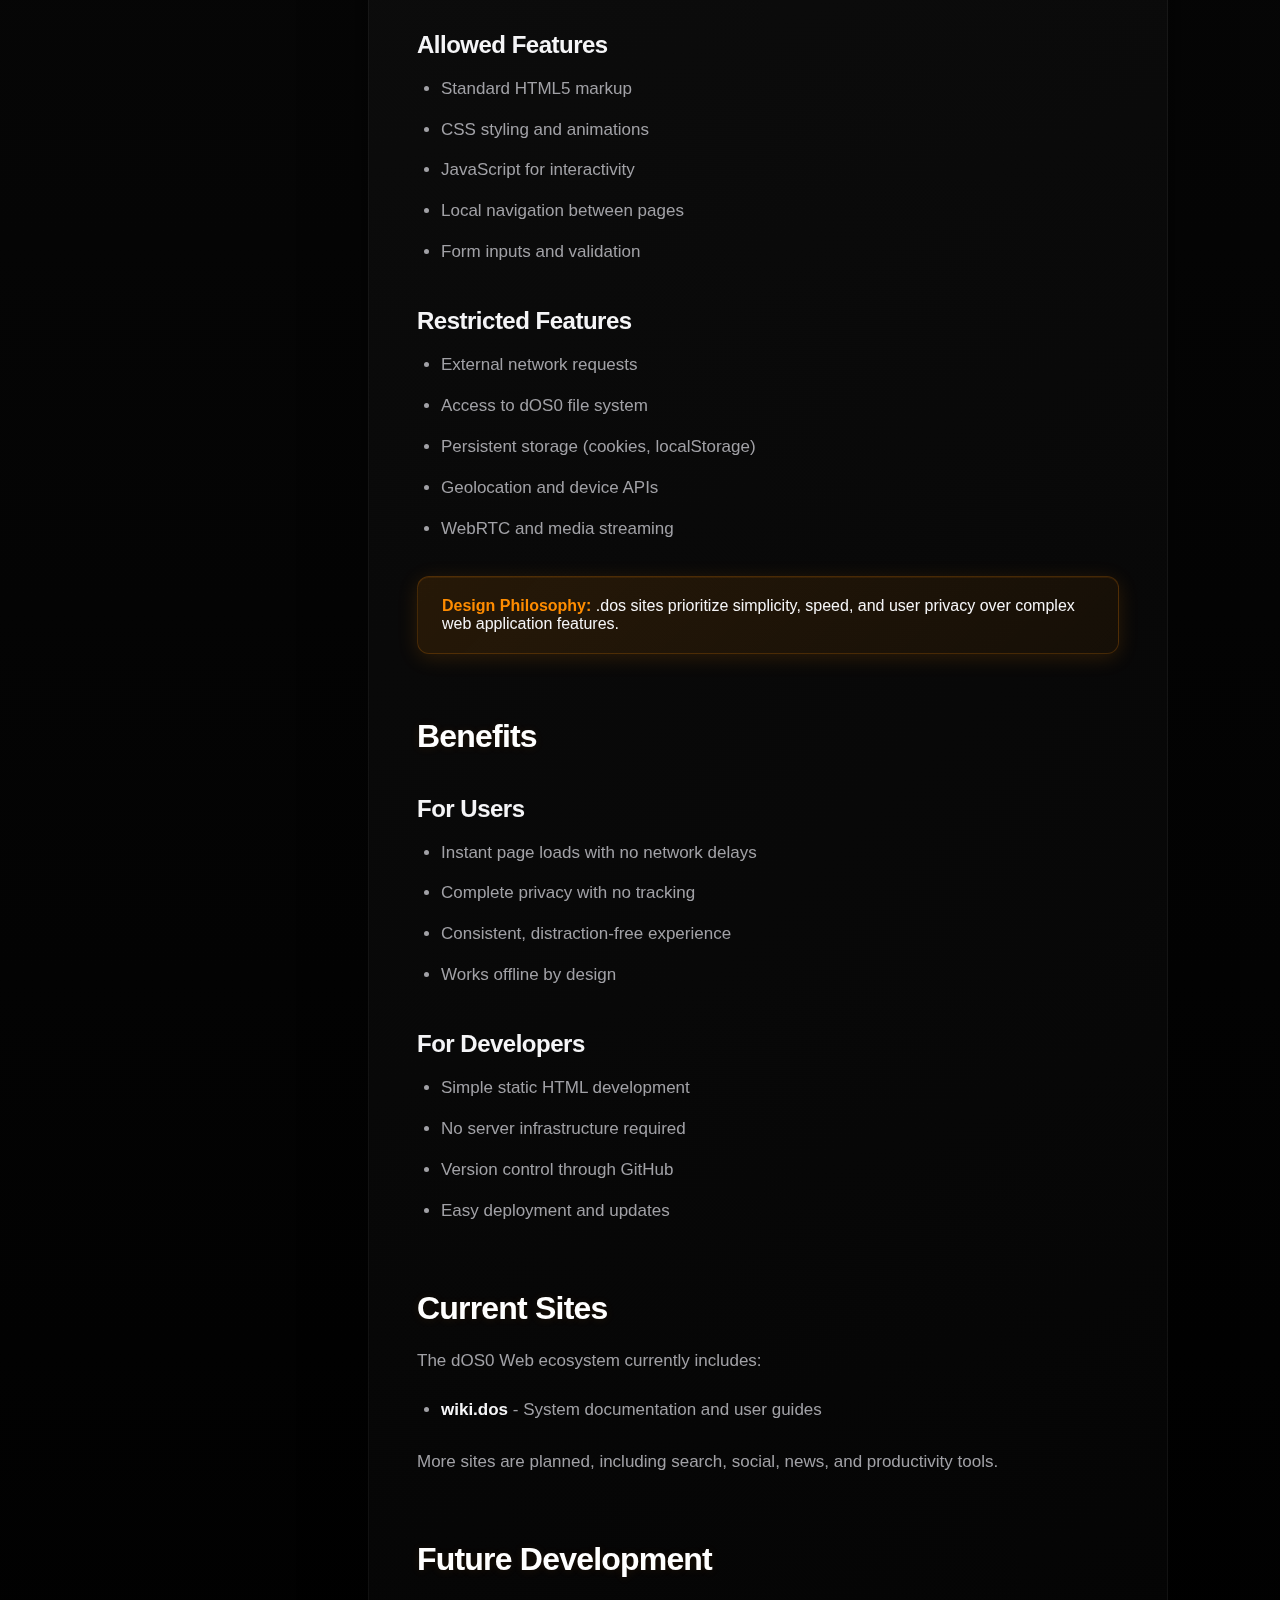
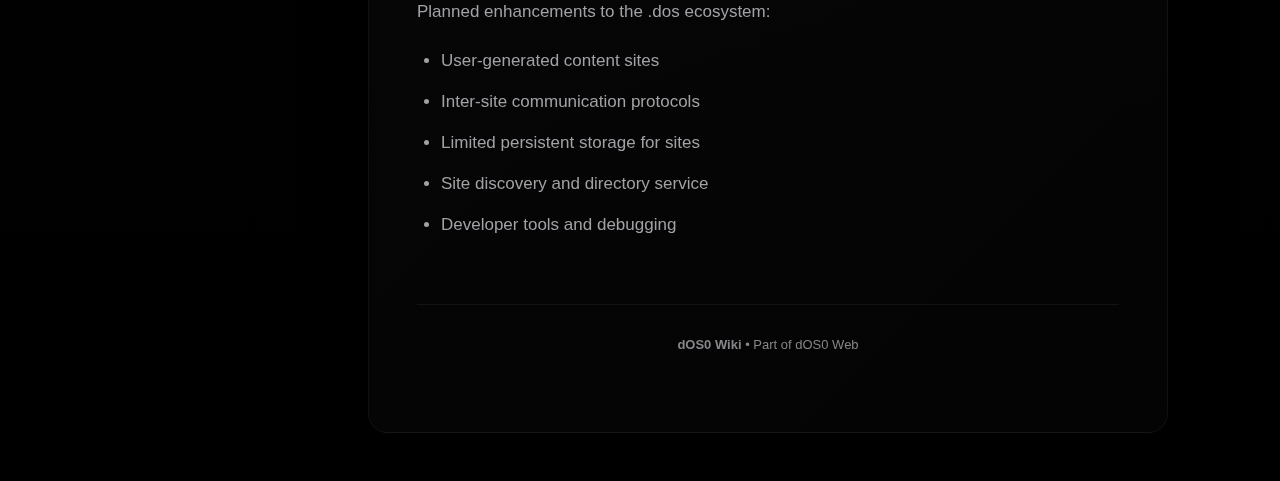
<file: wiki.dos/dos-web.html>
<!DOCTYPE html>
<html lang="en">
<head>
    <meta charset="UTF-8">
    <meta name="viewport" content="width=device-width, initial-scale=1.0">
    <title>About .dos Sites - dOS0 Wiki</title>
    <link rel="stylesheet" href="style.css">
</head>
<body>
    <header>
        <div class="header-content">
            <div class="logo">dOS0 Wiki</div>
        </div>
    </header>
    
    <div class="container">
        <aside class="sidebar">
            <h3>Getting Started</h3>
            <ul>
                <li><a href="index.html">Home</a></li>
                <li><a href="overview.html">System Overview</a></li>
                <li><a href="filesystem.html">File System</a></li>
            </ul>
            
            <h3>Applications</h3>
            <ul>
                <li><a href="file-explorer.html">File Explorer</a></li>
                <li><a href="notepad.html">Notepad</a></li>
                <li><a href="calculator.html">Calculator</a></li>
                <li><a href="browser.html">Browser</a></li>
                <li><a href="settings.html">Settings</a></li>
            </ul>
            
            <h3>dOS0 Web</h3>
            <ul>
                <li><a href="dos-web.html" class="active">About .dos Sites</a></li>
                <li><a href="creating-sites.html">Creating Sites</a></li>
            </ul>
            
            <h3>Advanced</h3>
            <ul>
                <li><a href="github-sync.html">GitHub Sync</a></li>
                <li><a href="api.html">API Reference</a></li>
            </ul>
        </aside>
        
        <main class="content">
            <h1>About .dos Sites</h1>
            <p>dOS0 Web is a self-contained internet ecosystem within dOS0. Instead of accessing the external web, users browse .dos websites that are part of the dOS0 environment.</p>
            
            <h2>Concept</h2>
            <p>The .dos web creates an isolated browsing experience where:</p>
            <ul>
                <li>All content is curated and controlled</li>
                <li>No external tracking or advertisements</li>
                <li>Fast loading with no network latency</li>
                <li>Consistent user experience across all sites</li>
                <li>Integration with dOS0 system features</li>
            </ul>
            
            <h2>How It Works</h2>
            
            <h3>Site Storage</h3>
            <p>.dos websites are stored as static HTML files in a GitHub repository. When you navigate to a site, the browser fetches the content through the GitHub API and renders it locally.</p>
            
            <h3>URL Structure</h3>
            <p>Sites use the <code>.dos</code> top-level domain. Examples:</p>
            <ul>
                <li><code>wiki.dos</code> - Main site</li>
                <li><code>wiki.dos/index.html</code> - Specific page</li>
                <li><code>wiki.dos/guides/tutorial.html</code> - Nested page</li>
            </ul>
            
            <h3>Content Delivery</h3>
            <p>The content delivery process:</p>
            <ol>
                <li>User enters .dos URL in browser</li>
                <li>Browser validates URL format</li>
                <li>System queries GitHub for site content</li>
                <li>HTML is loaded into sandboxed webview</li>
                <li>Page renders with restricted permissions</li>
            </ol>
            
            <h2>Site Capabilities</h2>
            
            <h3>Allowed Features</h3>
            <ul>
                <li>Standard HTML5 markup</li>
                <li>CSS styling and animations</li>
                <li>JavaScript for interactivity</li>
                <li>Local navigation between pages</li>
                <li>Form inputs and validation</li>
            </ul>
            
            <h3>Restricted Features</h3>
            <ul>
                <li>External network requests</li>
                <li>Access to dOS0 file system</li>
                <li>Persistent storage (cookies, localStorage)</li>
                <li>Geolocation and device APIs</li>
                <li>WebRTC and media streaming</li>
            </ul>
            
            <div class="info-box">
                <strong>Design Philosophy:</strong> .dos sites prioritize simplicity, speed, and user privacy over complex web application features.
            </div>
            
            <h2>Benefits</h2>
            
            <h3>For Users</h3>
            <ul>
                <li>Instant page loads with no network delays</li>
                <li>Complete privacy with no tracking</li>
                <li>Consistent, distraction-free experience</li>
                <li>Works offline by design</li>
            </ul>
            
            <h3>For Developers</h3>
            <ul>
                <li>Simple static HTML development</li>
                <li>No server infrastructure required</li>
                <li>Version control through GitHub</li>
                <li>Easy deployment and updates</li>
            </ul>
            
            <h2>Current Sites</h2>
            <p>The dOS0 Web ecosystem currently includes:</p>
            <ul>
                <li><strong>wiki.dos</strong> - System documentation and user guides</li>
            </ul>
            
            <p>More sites are planned, including search, social, news, and productivity tools.</p>
            
            <h2>Future Development</h2>
            <p>Planned enhancements to the .dos ecosystem:</p>
            <ul>
                <li>User-generated content sites</li>
                <li>Inter-site communication protocols</li>
                <li>Limited persistent storage for sites</li>
                <li>Site discovery and directory service</li>
                <li>Developer tools and debugging</li>
            </ul>
            
            <footer>
                <strong>dOS0 Wiki</strong> • Part of dOS0 Web
            </footer>
        </main>
    </div>
    <script src="dos-navigation.js"></script>
</body>
</html>
</file>
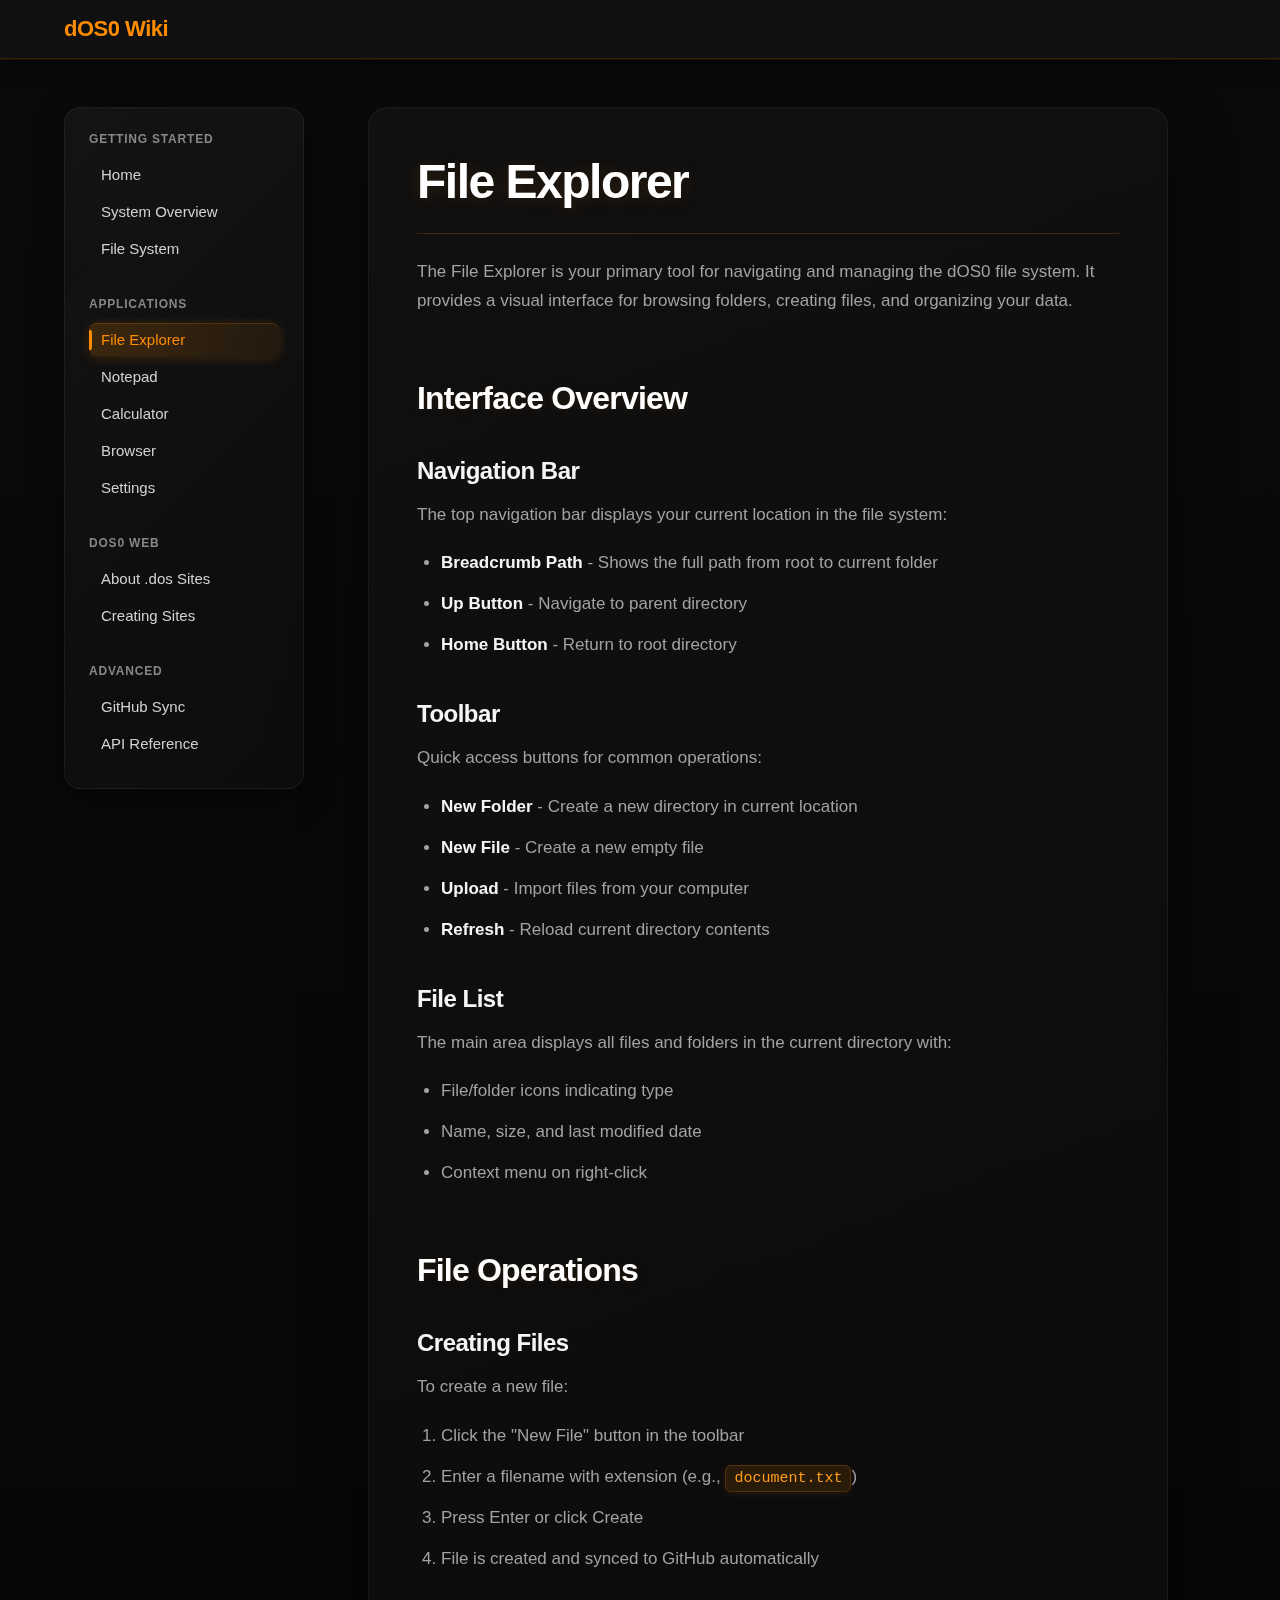
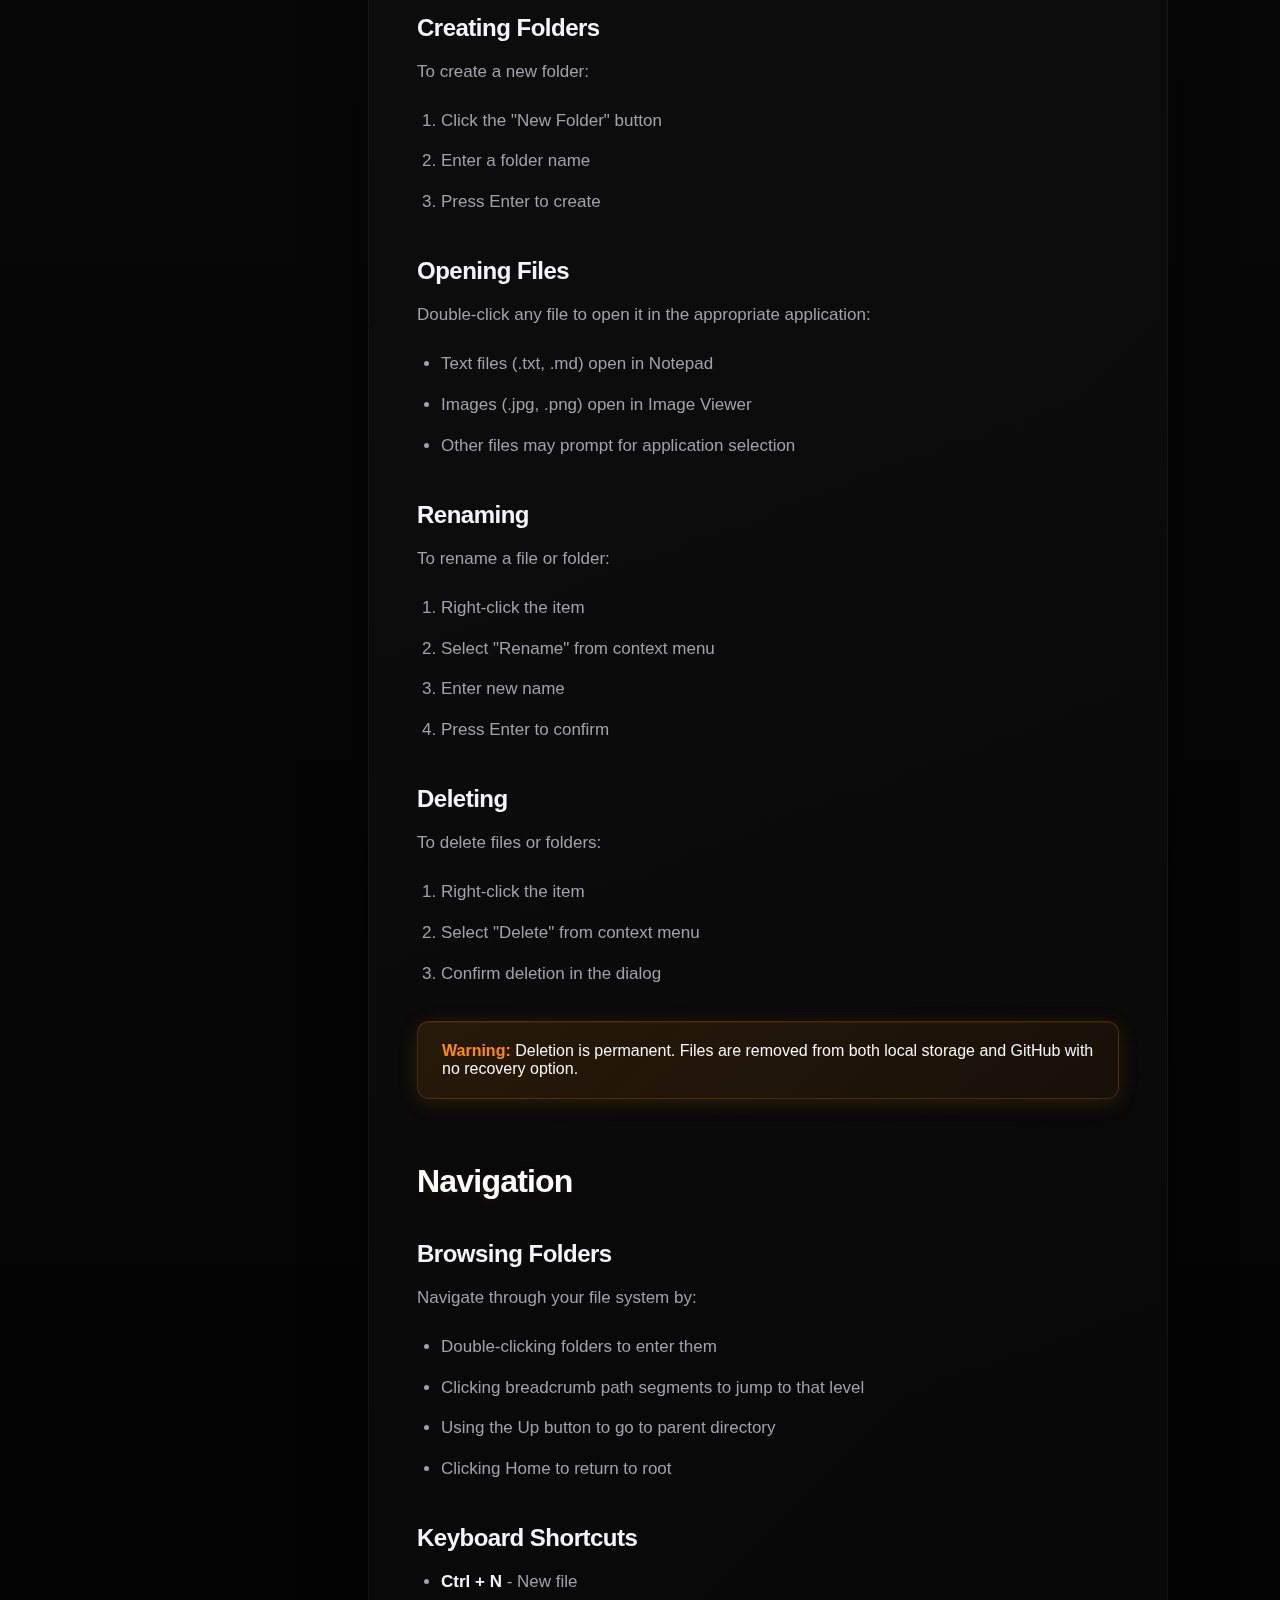
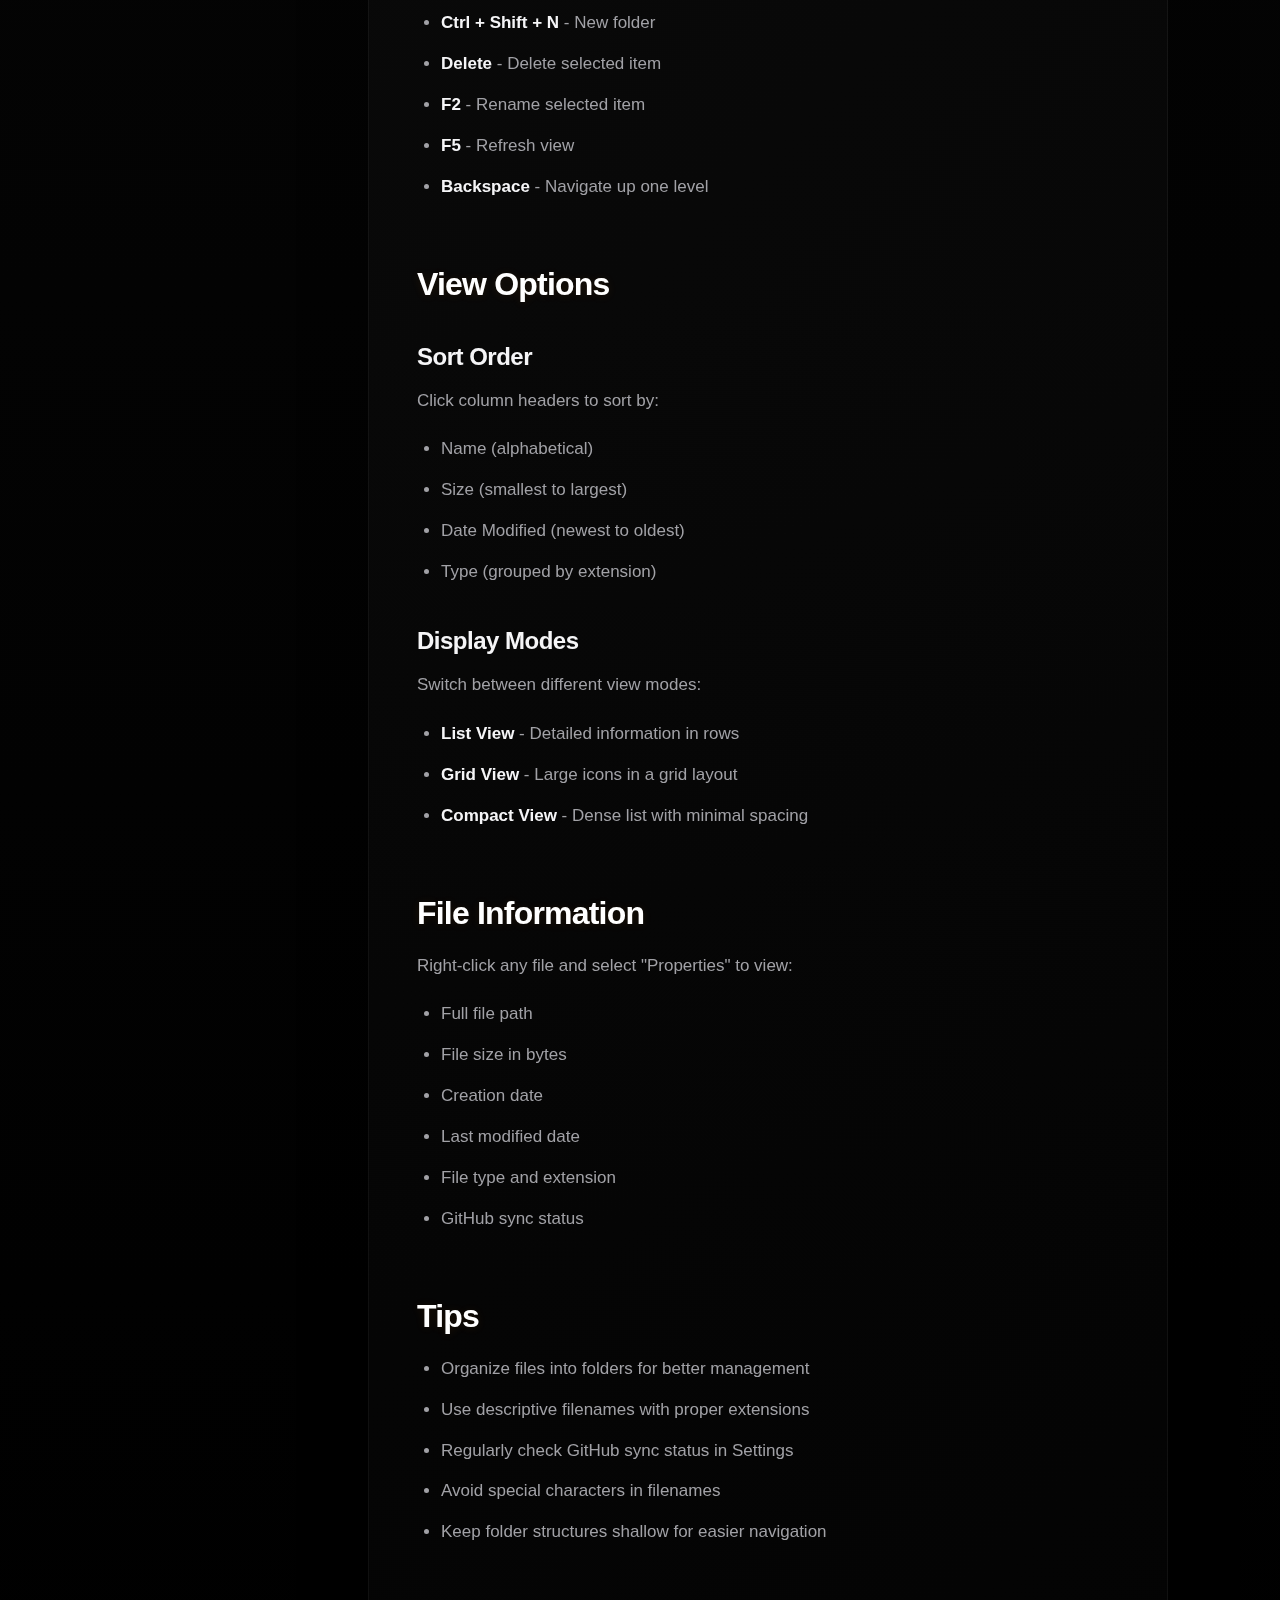
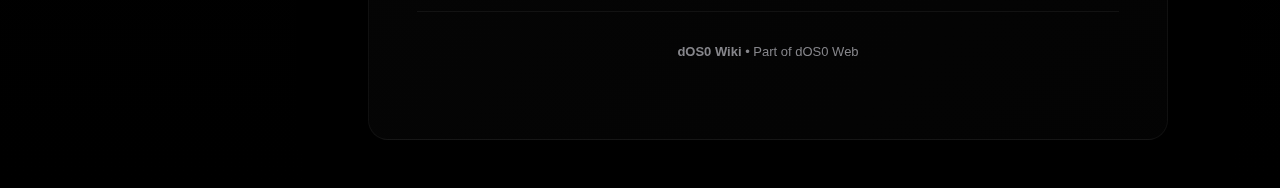
<file: wiki.dos/file-explorer.html>
<!DOCTYPE html>
<html lang="en">
<head>
    <meta charset="UTF-8">
    <meta name="viewport" content="width=device-width, initial-scale=1.0">
    <title>File Explorer - dOS0 Wiki</title>
    <link rel="stylesheet" href="style.css">
</head>
<body>
    <header>
        <div class="header-content">
            <div class="logo">dOS0 Wiki</div>
        </div>
    </header>
    
    <div class="container">
        <aside class="sidebar">
            <h3>Getting Started</h3>
            <ul>
                <li><a href="index.html">Home</a></li>
                <li><a href="overview.html">System Overview</a></li>
                <li><a href="filesystem.html">File System</a></li>
            </ul>
            
            <h3>Applications</h3>
            <ul>
                <li><a href="file-explorer.html" class="active">File Explorer</a></li>
                <li><a href="notepad.html">Notepad</a></li>
                <li><a href="calculator.html">Calculator</a></li>
                <li><a href="browser.html">Browser</a></li>
                <li><a href="settings.html">Settings</a></li>
            </ul>
            
            <h3>dOS0 Web</h3>
            <ul>
                <li><a href="dos-web.html">About .dos Sites</a></li>
                <li><a href="creating-sites.html">Creating Sites</a></li>
            </ul>
            
            <h3>Advanced</h3>
            <ul>
                <li><a href="github-sync.html">GitHub Sync</a></li>
                <li><a href="api.html">API Reference</a></li>
            </ul>
        </aside>
        
        <main class="content">
            <h1>File Explorer</h1>
            <p>The File Explorer is your primary tool for navigating and managing the dOS0 file system. It provides a visual interface for browsing folders, creating files, and organizing your data.</p>
            
            <h2>Interface Overview</h2>
            
            <h3>Navigation Bar</h3>
            <p>The top navigation bar displays your current location in the file system:</p>
            <ul>
                <li><strong>Breadcrumb Path</strong> - Shows the full path from root to current folder</li>
                <li><strong>Up Button</strong> - Navigate to parent directory</li>
                <li><strong>Home Button</strong> - Return to root directory</li>
            </ul>
            
            <h3>Toolbar</h3>
            <p>Quick access buttons for common operations:</p>
            <ul>
                <li><strong>New Folder</strong> - Create a new directory in current location</li>
                <li><strong>New File</strong> - Create a new empty file</li>
                <li><strong>Upload</strong> - Import files from your computer</li>
                <li><strong>Refresh</strong> - Reload current directory contents</li>
            </ul>
            
            <h3>File List</h3>
            <p>The main area displays all files and folders in the current directory with:</p>
            <ul>
                <li>File/folder icons indicating type</li>
                <li>Name, size, and last modified date</li>
                <li>Context menu on right-click</li>
            </ul>
            
            <h2>File Operations</h2>
            
            <h3>Creating Files</h3>
            <p>To create a new file:</p>
            <ol>
                <li>Click the "New File" button in the toolbar</li>
                <li>Enter a filename with extension (e.g., <code>document.txt</code>)</li>
                <li>Press Enter or click Create</li>
                <li>File is created and synced to GitHub automatically</li>
            </ol>
            
            <h3>Creating Folders</h3>
            <p>To create a new folder:</p>
            <ol>
                <li>Click the "New Folder" button</li>
                <li>Enter a folder name</li>
                <li>Press Enter to create</li>
            </ol>
            
            <h3>Opening Files</h3>
            <p>Double-click any file to open it in the appropriate application:</p>
            <ul>
                <li>Text files (.txt, .md) open in Notepad</li>
                <li>Images (.jpg, .png) open in Image Viewer</li>
                <li>Other files may prompt for application selection</li>
            </ul>
            
            <h3>Renaming</h3>
            <p>To rename a file or folder:</p>
            <ol>
                <li>Right-click the item</li>
                <li>Select "Rename" from context menu</li>
                <li>Enter new name</li>
                <li>Press Enter to confirm</li>
            </ol>
            
            <h3>Deleting</h3>
            <p>To delete files or folders:</p>
            <ol>
                <li>Right-click the item</li>
                <li>Select "Delete" from context menu</li>
                <li>Confirm deletion in the dialog</li>
            </ol>
            
            <div class="info-box">
                <strong>Warning:</strong> Deletion is permanent. Files are removed from both local storage and GitHub with no recovery option.
            </div>
            
            <h2>Navigation</h2>
            
            <h3>Browsing Folders</h3>
            <p>Navigate through your file system by:</p>
            <ul>
                <li>Double-clicking folders to enter them</li>
                <li>Clicking breadcrumb path segments to jump to that level</li>
                <li>Using the Up button to go to parent directory</li>
                <li>Clicking Home to return to root</li>
            </ul>
            
            <h3>Keyboard Shortcuts</h3>
            <ul>
                <li><strong>Ctrl + N</strong> - New file</li>
                <li><strong>Ctrl + Shift + N</strong> - New folder</li>
                <li><strong>Delete</strong> - Delete selected item</li>
                <li><strong>F2</strong> - Rename selected item</li>
                <li><strong>F5</strong> - Refresh view</li>
                <li><strong>Backspace</strong> - Navigate up one level</li>
            </ul>
            
            <h2>View Options</h2>
            
            <h3>Sort Order</h3>
            <p>Click column headers to sort by:</p>
            <ul>
                <li>Name (alphabetical)</li>
                <li>Size (smallest to largest)</li>
                <li>Date Modified (newest to oldest)</li>
                <li>Type (grouped by extension)</li>
            </ul>
            
            <h3>Display Modes</h3>
            <p>Switch between different view modes:</p>
            <ul>
                <li><strong>List View</strong> - Detailed information in rows</li>
                <li><strong>Grid View</strong> - Large icons in a grid layout</li>
                <li><strong>Compact View</strong> - Dense list with minimal spacing</li>
            </ul>
            
            <h2>File Information</h2>
            <p>Right-click any file and select "Properties" to view:</p>
            <ul>
                <li>Full file path</li>
                <li>File size in bytes</li>
                <li>Creation date</li>
                <li>Last modified date</li>
                <li>File type and extension</li>
                <li>GitHub sync status</li>
            </ul>
            
            <h2>Tips</h2>
            <ul>
                <li>Organize files into folders for better management</li>
                <li>Use descriptive filenames with proper extensions</li>
                <li>Regularly check GitHub sync status in Settings</li>
                <li>Avoid special characters in filenames</li>
                <li>Keep folder structures shallow for easier navigation</li>
            </ul>
            
            <footer>
                <strong>dOS0 Wiki</strong> • Part of dOS0 Web
            </footer>
        </main>
    </div>
    <script src="dos-navigation.js"></script>
</body>
</html>
</file>
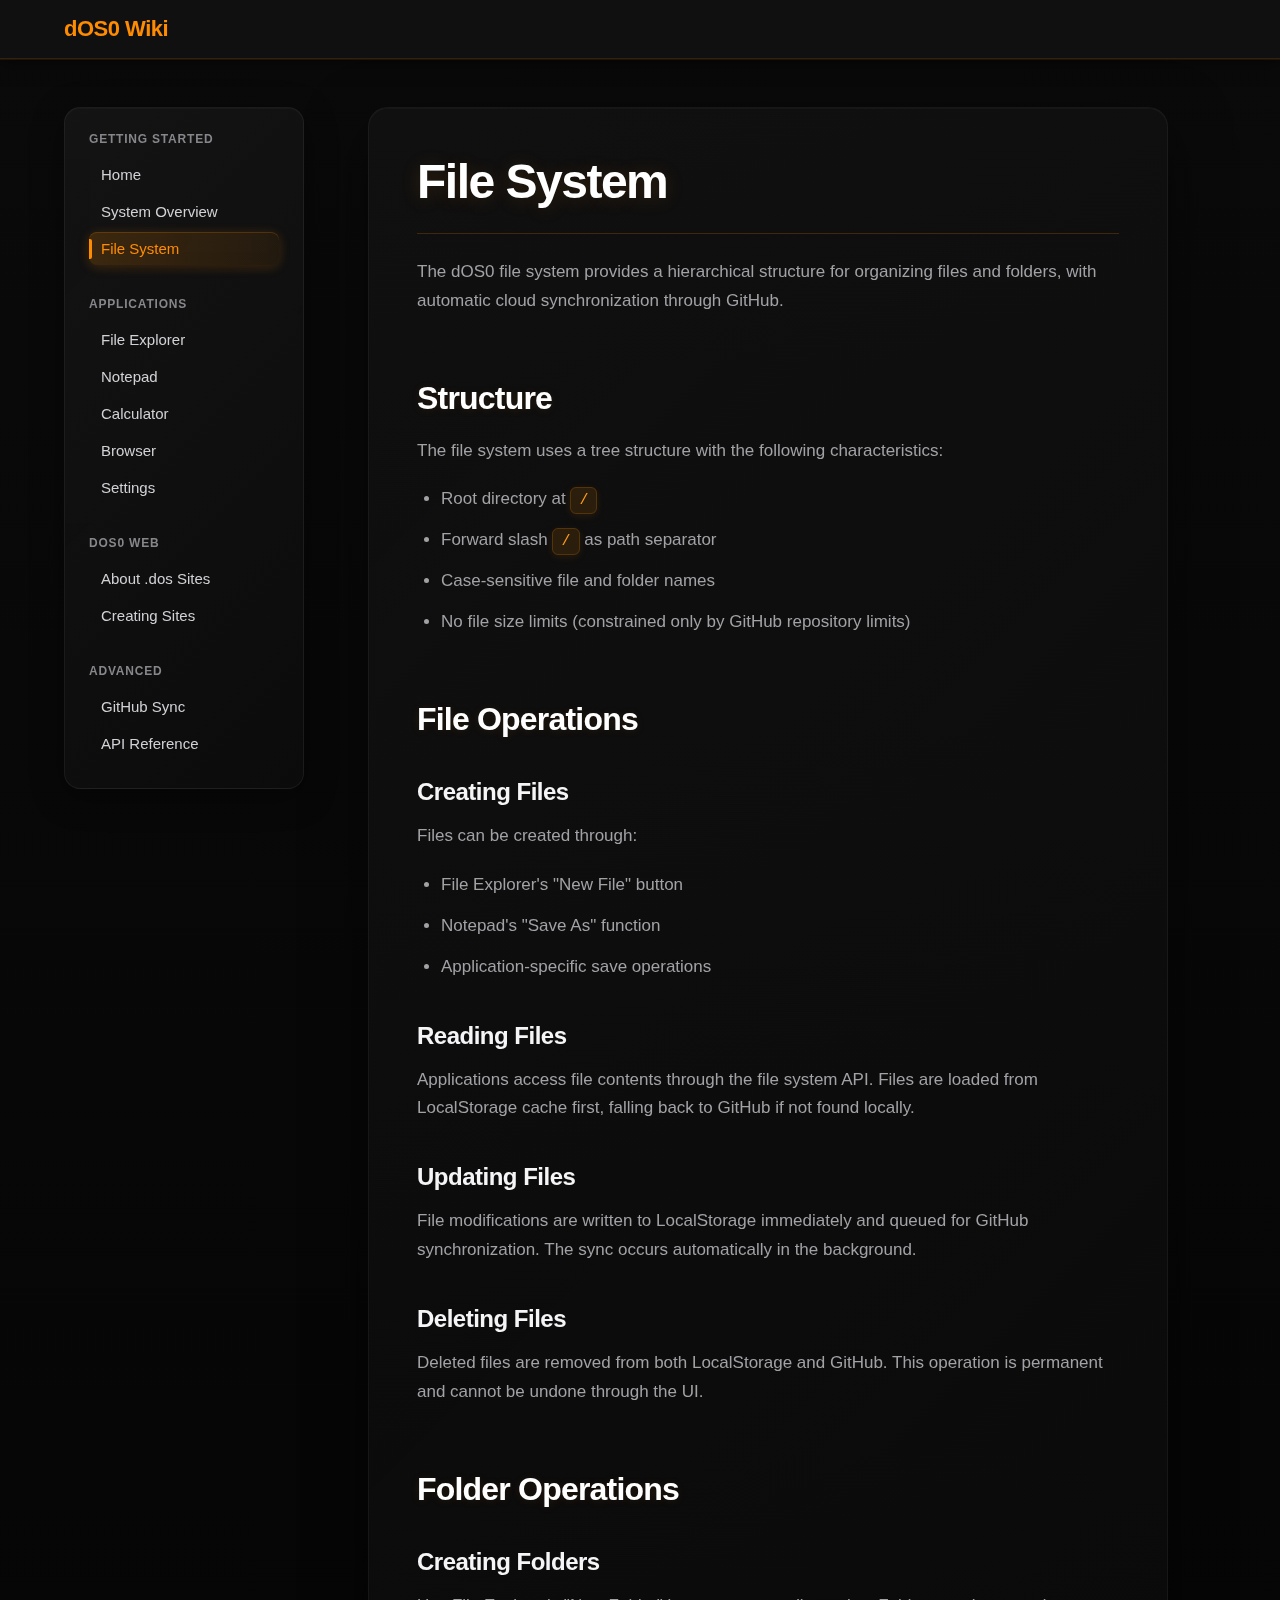
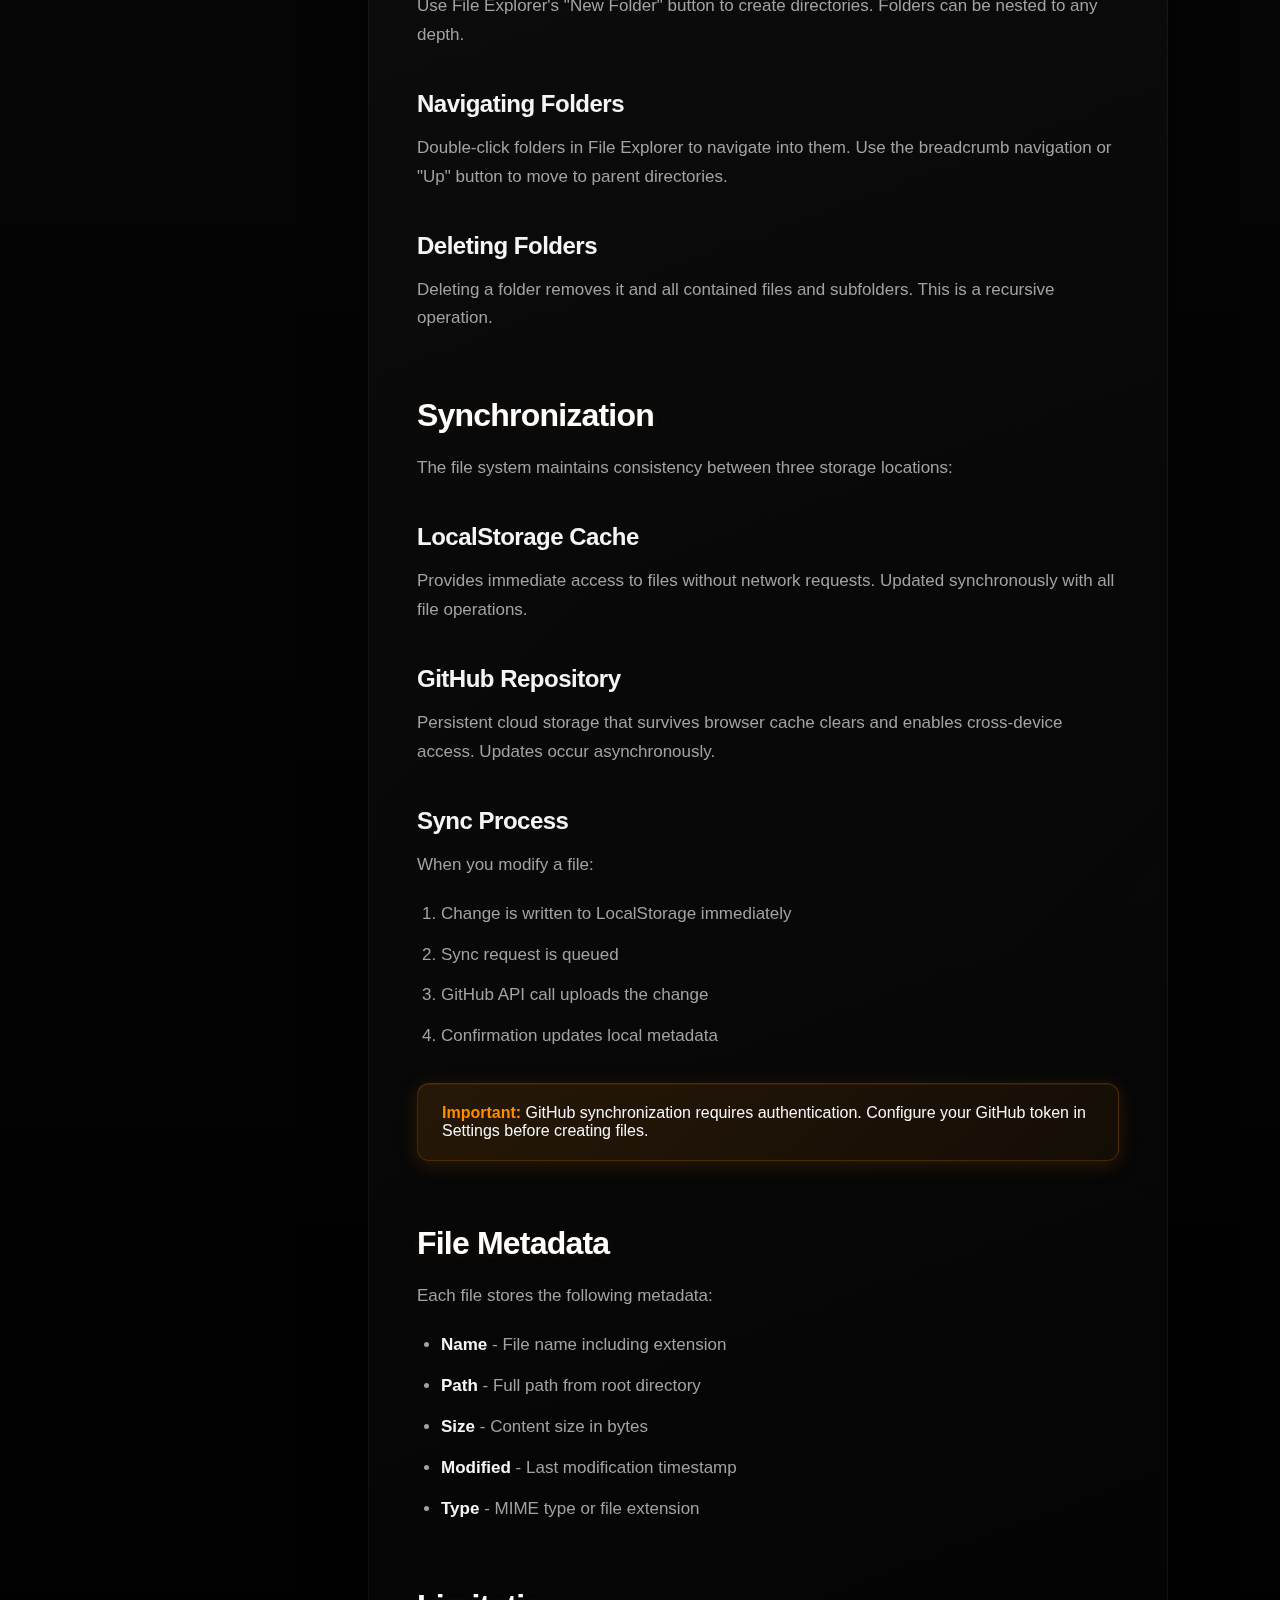
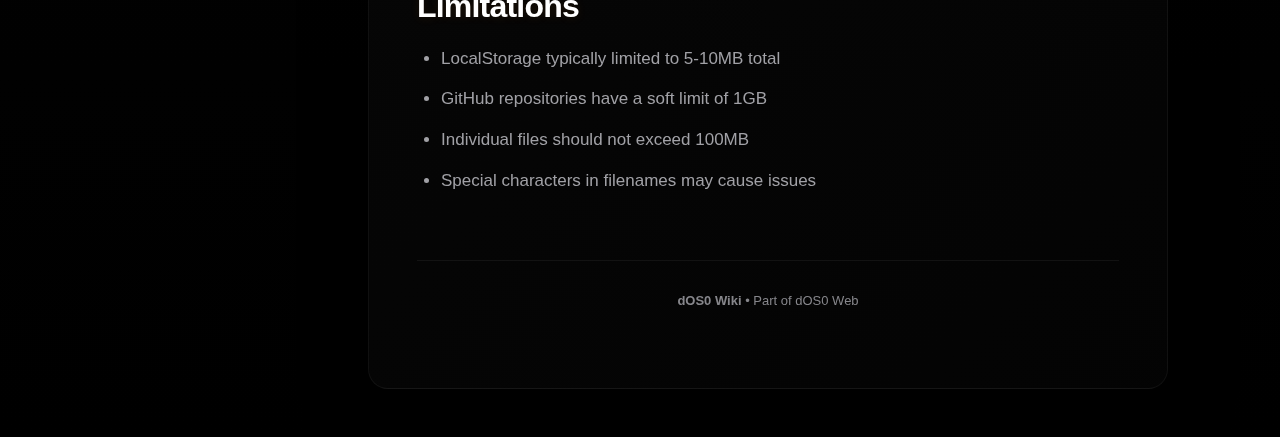
<file: wiki.dos/filesystem.html>
<!DOCTYPE html>
<html lang="en">
<head>
    <meta charset="UTF-8">
    <meta name="viewport" content="width=device-width, initial-scale=1.0">
    <title>File System - dOS0 Wiki</title>
    <link rel="stylesheet" href="style.css">
</head>
<body>
    <header>
        <div class="header-content">
            <div class="logo">dOS0 Wiki</div>
        </div>
    </header>
    
    <div class="container">
        <aside class="sidebar">
            <h3>Getting Started</h3>
            <ul>
                <li><a href="index.html">Home</a></li>
                <li><a href="overview.html">System Overview</a></li>
                <li><a href="filesystem.html" class="active">File System</a></li>
            </ul>
            
            <h3>Applications</h3>
            <ul>
                <li><a href="file-explorer.html">File Explorer</a></li>
                <li><a href="notepad.html">Notepad</a></li>
                <li><a href="calculator.html">Calculator</a></li>
                <li><a href="browser.html">Browser</a></li>
                <li><a href="settings.html">Settings</a></li>
            </ul>
            
            <h3>dOS0 Web</h3>
            <ul>
                <li><a href="dos-web.html">About .dos Sites</a></li>
                <li><a href="creating-sites.html">Creating Sites</a></li>
            </ul>
            
            <h3>Advanced</h3>
            <ul>
                <li><a href="github-sync.html">GitHub Sync</a></li>
                <li><a href="api.html">API Reference</a></li>
            </ul>
        </aside>
        
        <main class="content">
            <h1>File System</h1>
            <p>The dOS0 file system provides a hierarchical structure for organizing files and folders, with automatic cloud synchronization through GitHub.</p>
            
            <h2>Structure</h2>
            <p>The file system uses a tree structure with the following characteristics:</p>
            <ul>
                <li>Root directory at <code>/</code></li>
                <li>Forward slash <code>/</code> as path separator</li>
                <li>Case-sensitive file and folder names</li>
                <li>No file size limits (constrained only by GitHub repository limits)</li>
            </ul>
            
            <h2>File Operations</h2>
            
            <h3>Creating Files</h3>
            <p>Files can be created through:</p>
            <ul>
                <li>File Explorer's "New File" button</li>
                <li>Notepad's "Save As" function</li>
                <li>Application-specific save operations</li>
            </ul>
            
            <h3>Reading Files</h3>
            <p>Applications access file contents through the file system API. Files are loaded from LocalStorage cache first, falling back to GitHub if not found locally.</p>
            
            <h3>Updating Files</h3>
            <p>File modifications are written to LocalStorage immediately and queued for GitHub synchronization. The sync occurs automatically in the background.</p>
            
            <h3>Deleting Files</h3>
            <p>Deleted files are removed from both LocalStorage and GitHub. This operation is permanent and cannot be undone through the UI.</p>
            
            <h2>Folder Operations</h2>
            
            <h3>Creating Folders</h3>
            <p>Use File Explorer's "New Folder" button to create directories. Folders can be nested to any depth.</p>
            
            <h3>Navigating Folders</h3>
            <p>Double-click folders in File Explorer to navigate into them. Use the breadcrumb navigation or "Up" button to move to parent directories.</p>
            
            <h3>Deleting Folders</h3>
            <p>Deleting a folder removes it and all contained files and subfolders. This is a recursive operation.</p>
            
            <h2>Synchronization</h2>
            <p>The file system maintains consistency between three storage locations:</p>
            
            <h3>LocalStorage Cache</h3>
            <p>Provides immediate access to files without network requests. Updated synchronously with all file operations.</p>
            
            <h3>GitHub Repository</h3>
            <p>Persistent cloud storage that survives browser cache clears and enables cross-device access. Updates occur asynchronously.</p>
            
            <h3>Sync Process</h3>
            <p>When you modify a file:</p>
            <ol>
                <li>Change is written to LocalStorage immediately</li>
                <li>Sync request is queued</li>
                <li>GitHub API call uploads the change</li>
                <li>Confirmation updates local metadata</li>
            </ol>
            
            <div class="info-box">
                <strong>Important:</strong> GitHub synchronization requires authentication. Configure your GitHub token in Settings before creating files.
            </div>
            
            <h2>File Metadata</h2>
            <p>Each file stores the following metadata:</p>
            <ul>
                <li><strong>Name</strong> - File name including extension</li>
                <li><strong>Path</strong> - Full path from root directory</li>
                <li><strong>Size</strong> - Content size in bytes</li>
                <li><strong>Modified</strong> - Last modification timestamp</li>
                <li><strong>Type</strong> - MIME type or file extension</li>
            </ul>
            
            <h2>Limitations</h2>
            <ul>
                <li>LocalStorage typically limited to 5-10MB total</li>
                <li>GitHub repositories have a soft limit of 1GB</li>
                <li>Individual files should not exceed 100MB</li>
                <li>Special characters in filenames may cause issues</li>
            </ul>
            
            <footer>
                <strong>dOS0 Wiki</strong> • Part of dOS0 Web
            </footer>
        </main>
    </div>
</body>
</html>
</file>
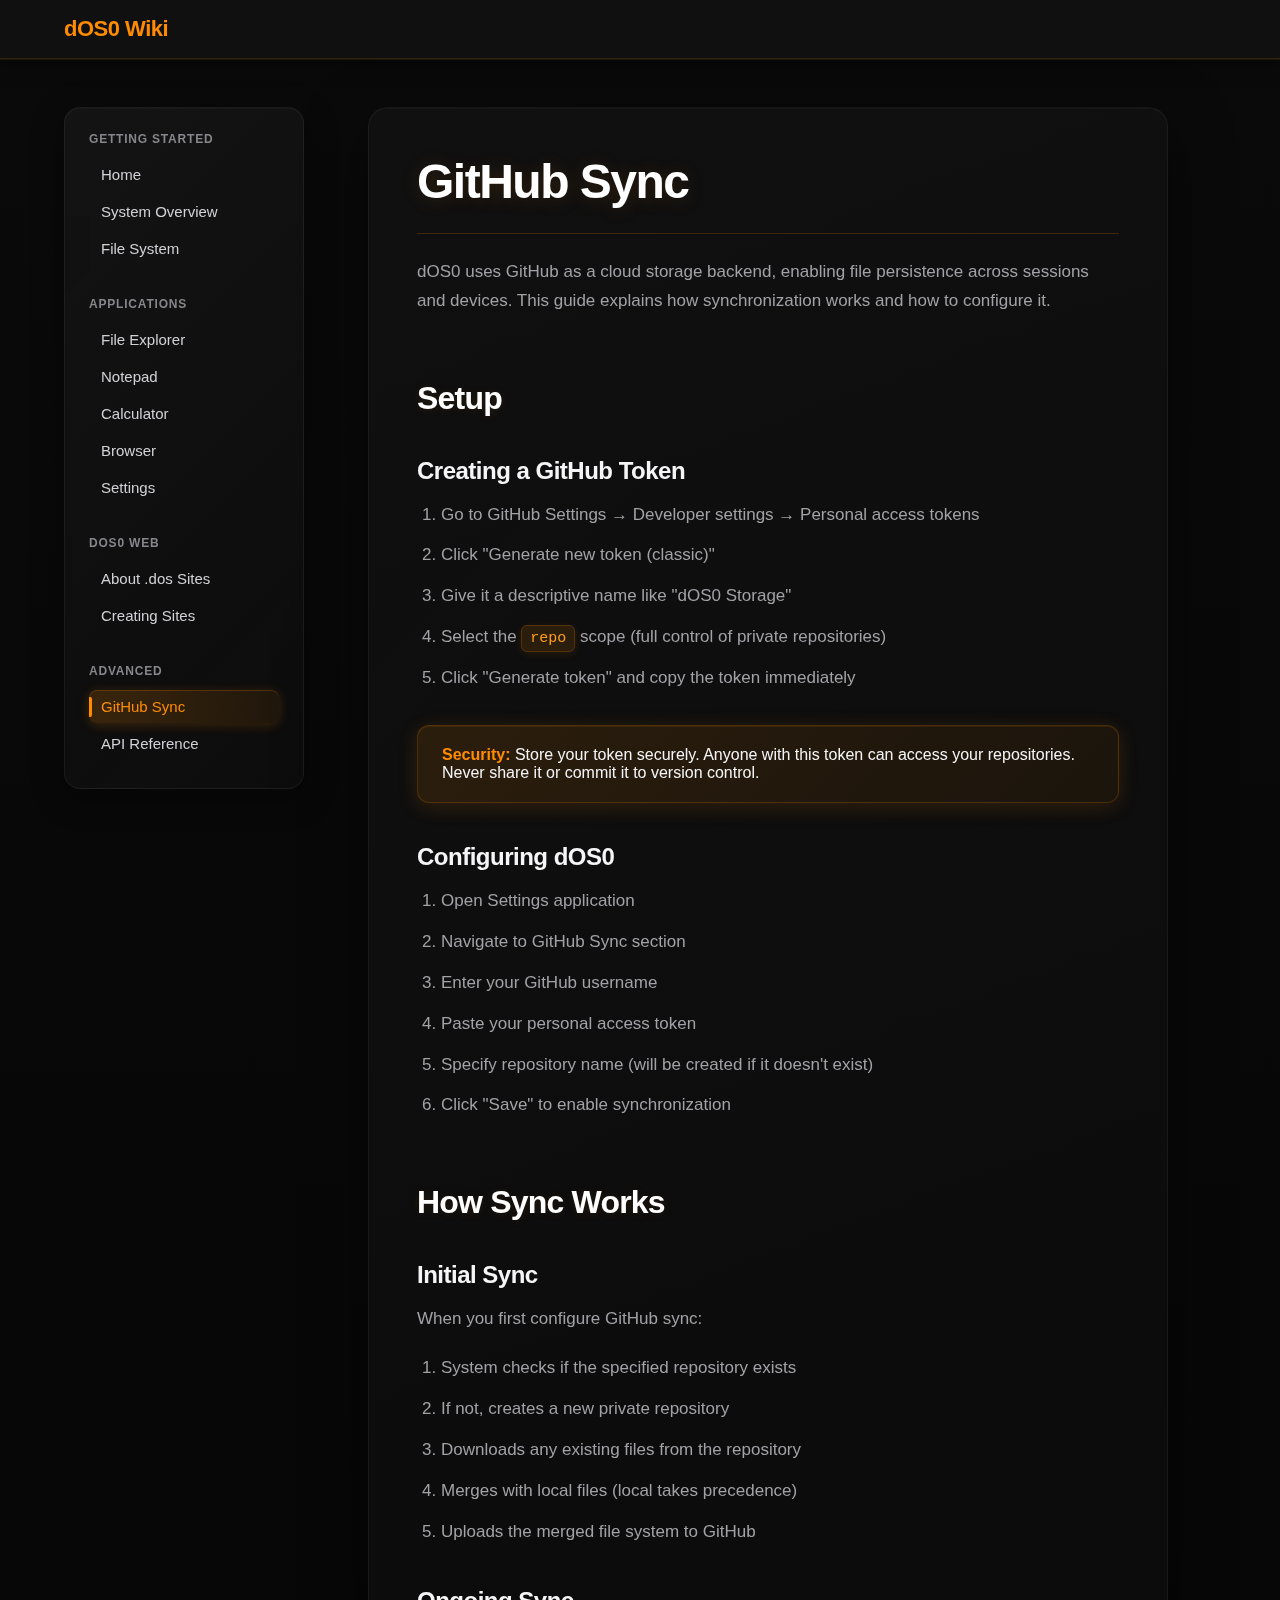
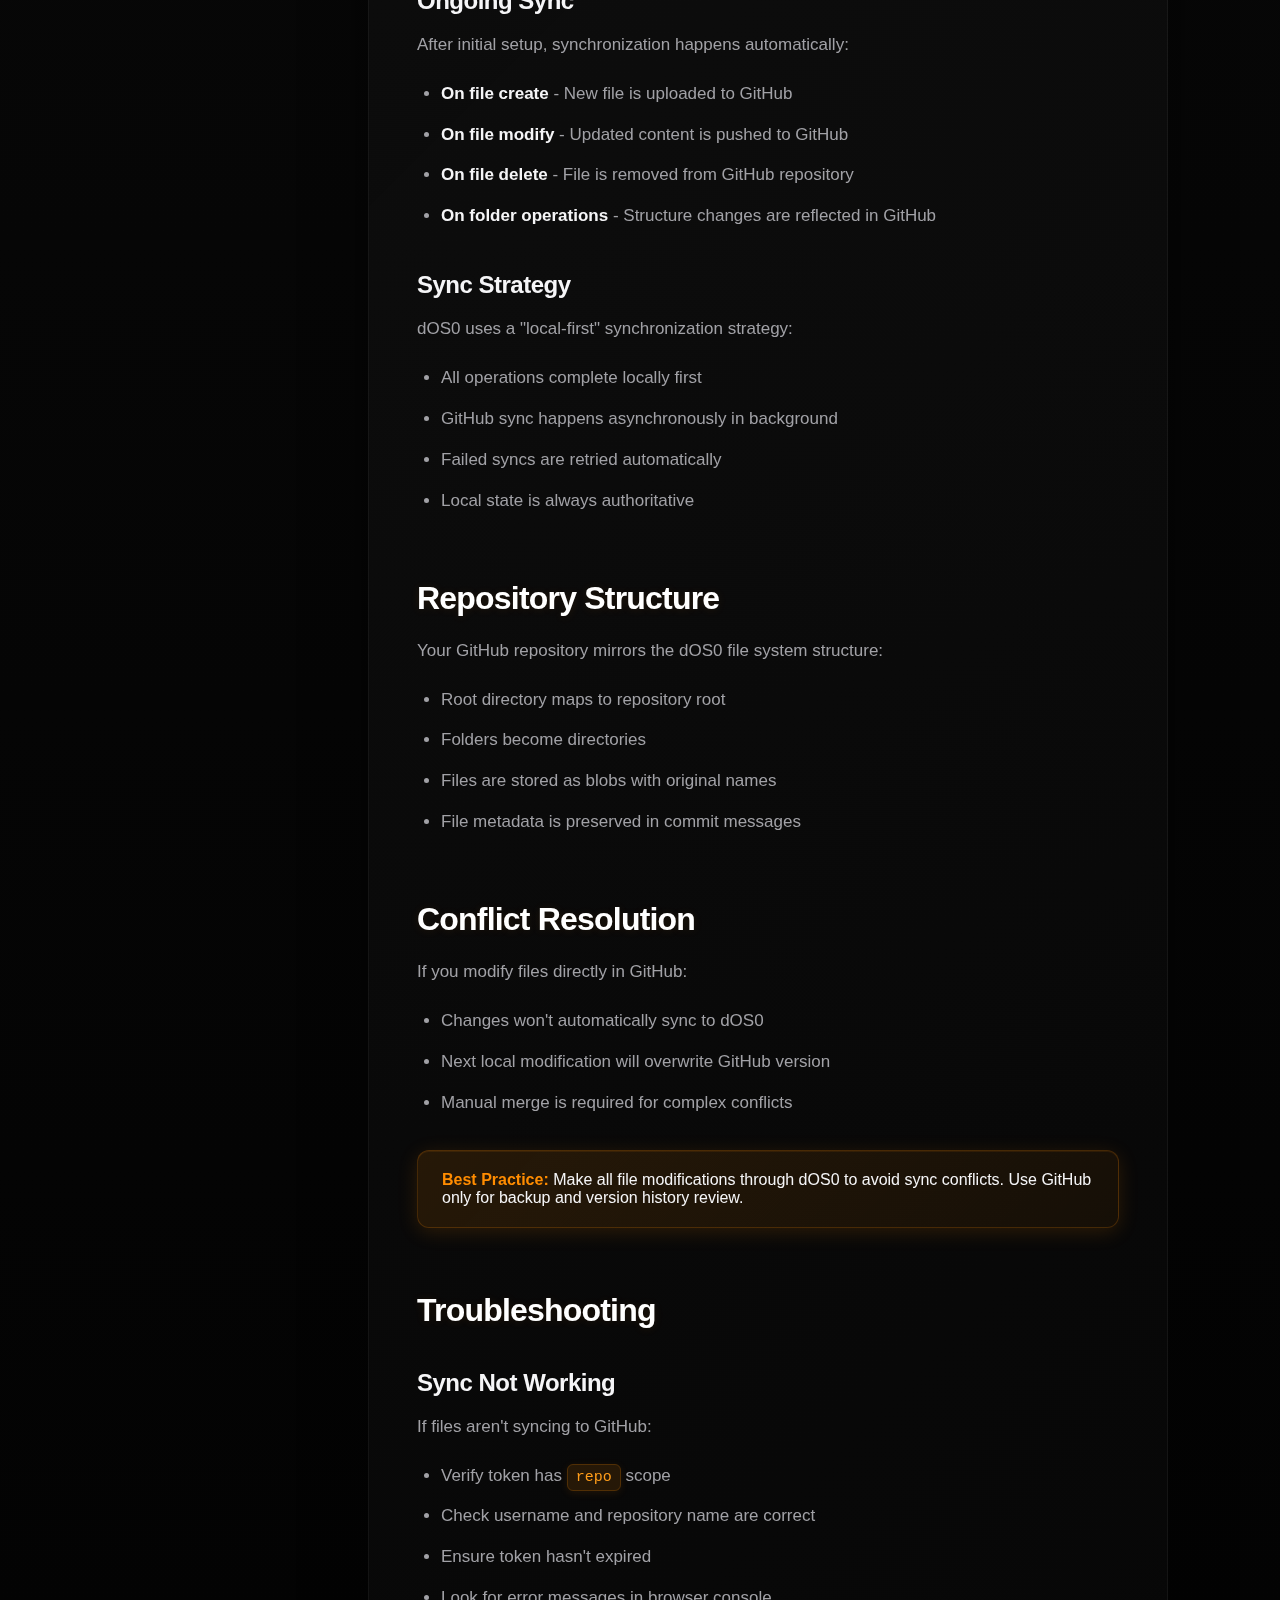
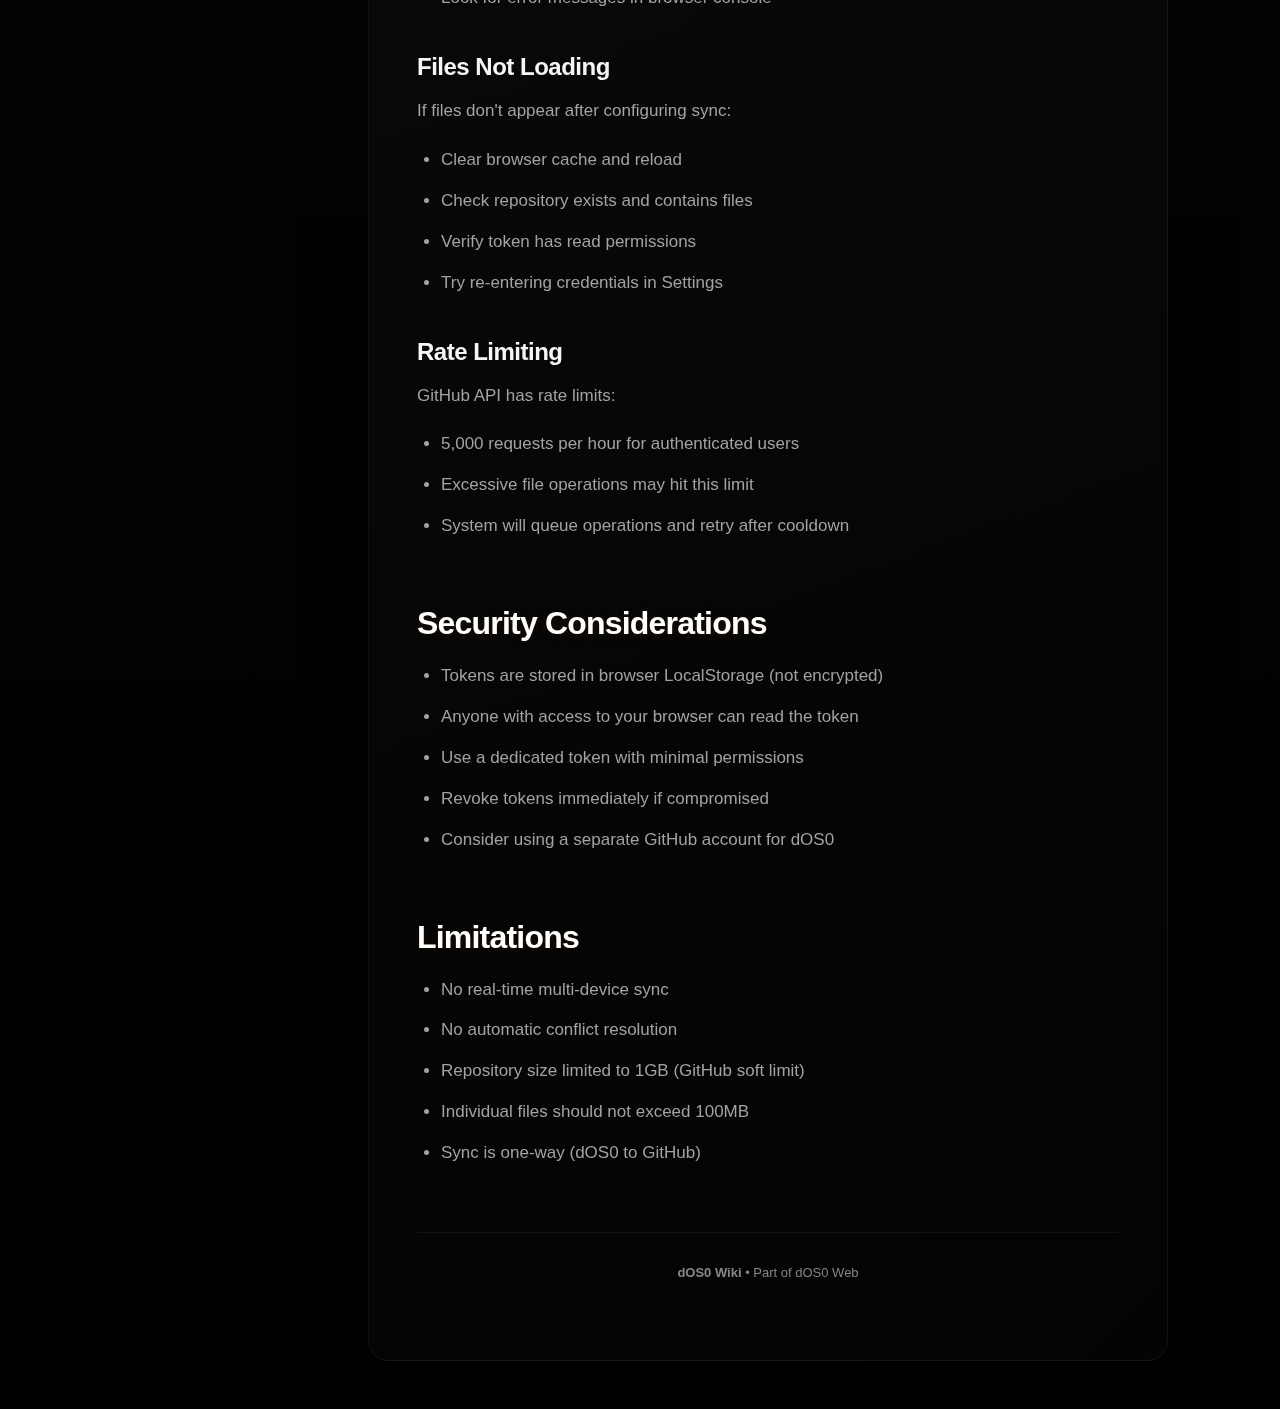
<file: wiki.dos/github-sync.html>
<!DOCTYPE html>
<html lang="en">
<head>
    <meta charset="UTF-8">
    <meta name="viewport" content="width=device-width, initial-scale=1.0">
    <title>GitHub Sync - dOS0 Wiki</title>
    <link rel="stylesheet" href="style.css">
</head>
<body>
    <header>
        <div class="header-content">
            <div class="logo">dOS0 Wiki</div>
        </div>
    </header>
    
    <div class="container">
        <aside class="sidebar">
            <h3>Getting Started</h3>
            <ul>
                <li><a href="index.html">Home</a></li>
                <li><a href="overview.html">System Overview</a></li>
                <li><a href="filesystem.html">File System</a></li>
            </ul>
            
            <h3>Applications</h3>
            <ul>
                <li><a href="file-explorer.html">File Explorer</a></li>
                <li><a href="notepad.html">Notepad</a></li>
                <li><a href="calculator.html">Calculator</a></li>
                <li><a href="browser.html">Browser</a></li>
                <li><a href="settings.html">Settings</a></li>
            </ul>
            
            <h3>dOS0 Web</h3>
            <ul>
                <li><a href="dos-web.html">About .dos Sites</a></li>
                <li><a href="creating-sites.html">Creating Sites</a></li>
            </ul>
            
            <h3>Advanced</h3>
            <ul>
                <li><a href="github-sync.html" class="active">GitHub Sync</a></li>
                <li><a href="api.html">API Reference</a></li>
            </ul>
        </aside>
        
        <main class="content">
            <h1>GitHub Sync</h1>
            <p>dOS0 uses GitHub as a cloud storage backend, enabling file persistence across sessions and devices. This guide explains how synchronization works and how to configure it.</p>
            
            <h2>Setup</h2>
            
            <h3>Creating a GitHub Token</h3>
            <ol>
                <li>Go to GitHub Settings → Developer settings → Personal access tokens</li>
                <li>Click "Generate new token (classic)"</li>
                <li>Give it a descriptive name like "dOS0 Storage"</li>
                <li>Select the <code>repo</code> scope (full control of private repositories)</li>
                <li>Click "Generate token" and copy the token immediately</li>
            </ol>
            
            <div class="info-box">
                <strong>Security:</strong> Store your token securely. Anyone with this token can access your repositories. Never share it or commit it to version control.
            </div>
            
            <h3>Configuring dOS0</h3>
            <ol>
                <li>Open Settings application</li>
                <li>Navigate to GitHub Sync section</li>
                <li>Enter your GitHub username</li>
                <li>Paste your personal access token</li>
                <li>Specify repository name (will be created if it doesn't exist)</li>
                <li>Click "Save" to enable synchronization</li>
            </ol>
            
            <h2>How Sync Works</h2>
            
            <h3>Initial Sync</h3>
            <p>When you first configure GitHub sync:</p>
            <ol>
                <li>System checks if the specified repository exists</li>
                <li>If not, creates a new private repository</li>
                <li>Downloads any existing files from the repository</li>
                <li>Merges with local files (local takes precedence)</li>
                <li>Uploads the merged file system to GitHub</li>
            </ol>
            
            <h3>Ongoing Sync</h3>
            <p>After initial setup, synchronization happens automatically:</p>
            <ul>
                <li><strong>On file create</strong> - New file is uploaded to GitHub</li>
                <li><strong>On file modify</strong> - Updated content is pushed to GitHub</li>
                <li><strong>On file delete</strong> - File is removed from GitHub repository</li>
                <li><strong>On folder operations</strong> - Structure changes are reflected in GitHub</li>
            </ul>
            
            <h3>Sync Strategy</h3>
            <p>dOS0 uses a "local-first" synchronization strategy:</p>
            <ul>
                <li>All operations complete locally first</li>
                <li>GitHub sync happens asynchronously in background</li>
                <li>Failed syncs are retried automatically</li>
                <li>Local state is always authoritative</li>
            </ul>
            
            <h2>Repository Structure</h2>
            <p>Your GitHub repository mirrors the dOS0 file system structure:</p>
            <ul>
                <li>Root directory maps to repository root</li>
                <li>Folders become directories</li>
                <li>Files are stored as blobs with original names</li>
                <li>File metadata is preserved in commit messages</li>
            </ul>
            
            <h2>Conflict Resolution</h2>
            <p>If you modify files directly in GitHub:</p>
            <ul>
                <li>Changes won't automatically sync to dOS0</li>
                <li>Next local modification will overwrite GitHub version</li>
                <li>Manual merge is required for complex conflicts</li>
            </ul>
            
            <div class="info-box">
                <strong>Best Practice:</strong> Make all file modifications through dOS0 to avoid sync conflicts. Use GitHub only for backup and version history review.
            </div>
            
            <h2>Troubleshooting</h2>
            
            <h3>Sync Not Working</h3>
            <p>If files aren't syncing to GitHub:</p>
            <ul>
                <li>Verify token has <code>repo</code> scope</li>
                <li>Check username and repository name are correct</li>
                <li>Ensure token hasn't expired</li>
                <li>Look for error messages in browser console</li>
            </ul>
            
            <h3>Files Not Loading</h3>
            <p>If files don't appear after configuring sync:</p>
            <ul>
                <li>Clear browser cache and reload</li>
                <li>Check repository exists and contains files</li>
                <li>Verify token has read permissions</li>
                <li>Try re-entering credentials in Settings</li>
            </ul>
            
            <h3>Rate Limiting</h3>
            <p>GitHub API has rate limits:</p>
            <ul>
                <li>5,000 requests per hour for authenticated users</li>
                <li>Excessive file operations may hit this limit</li>
                <li>System will queue operations and retry after cooldown</li>
            </ul>
            
            <h2>Security Considerations</h2>
            <ul>
                <li>Tokens are stored in browser LocalStorage (not encrypted)</li>
                <li>Anyone with access to your browser can read the token</li>
                <li>Use a dedicated token with minimal permissions</li>
                <li>Revoke tokens immediately if compromised</li>
                <li>Consider using a separate GitHub account for dOS0</li>
            </ul>
            
            <h2>Limitations</h2>
            <ul>
                <li>No real-time multi-device sync</li>
                <li>No automatic conflict resolution</li>
                <li>Repository size limited to 1GB (GitHub soft limit)</li>
                <li>Individual files should not exceed 100MB</li>
                <li>Sync is one-way (dOS0 to GitHub)</li>
            </ul>
            
            <footer>
                <strong>dOS0 Wiki</strong> • Part of dOS0 Web
            </footer>
        </main>
    </div>
    <script src="dos-navigation.js"></script>
</body>
</html>
</file>
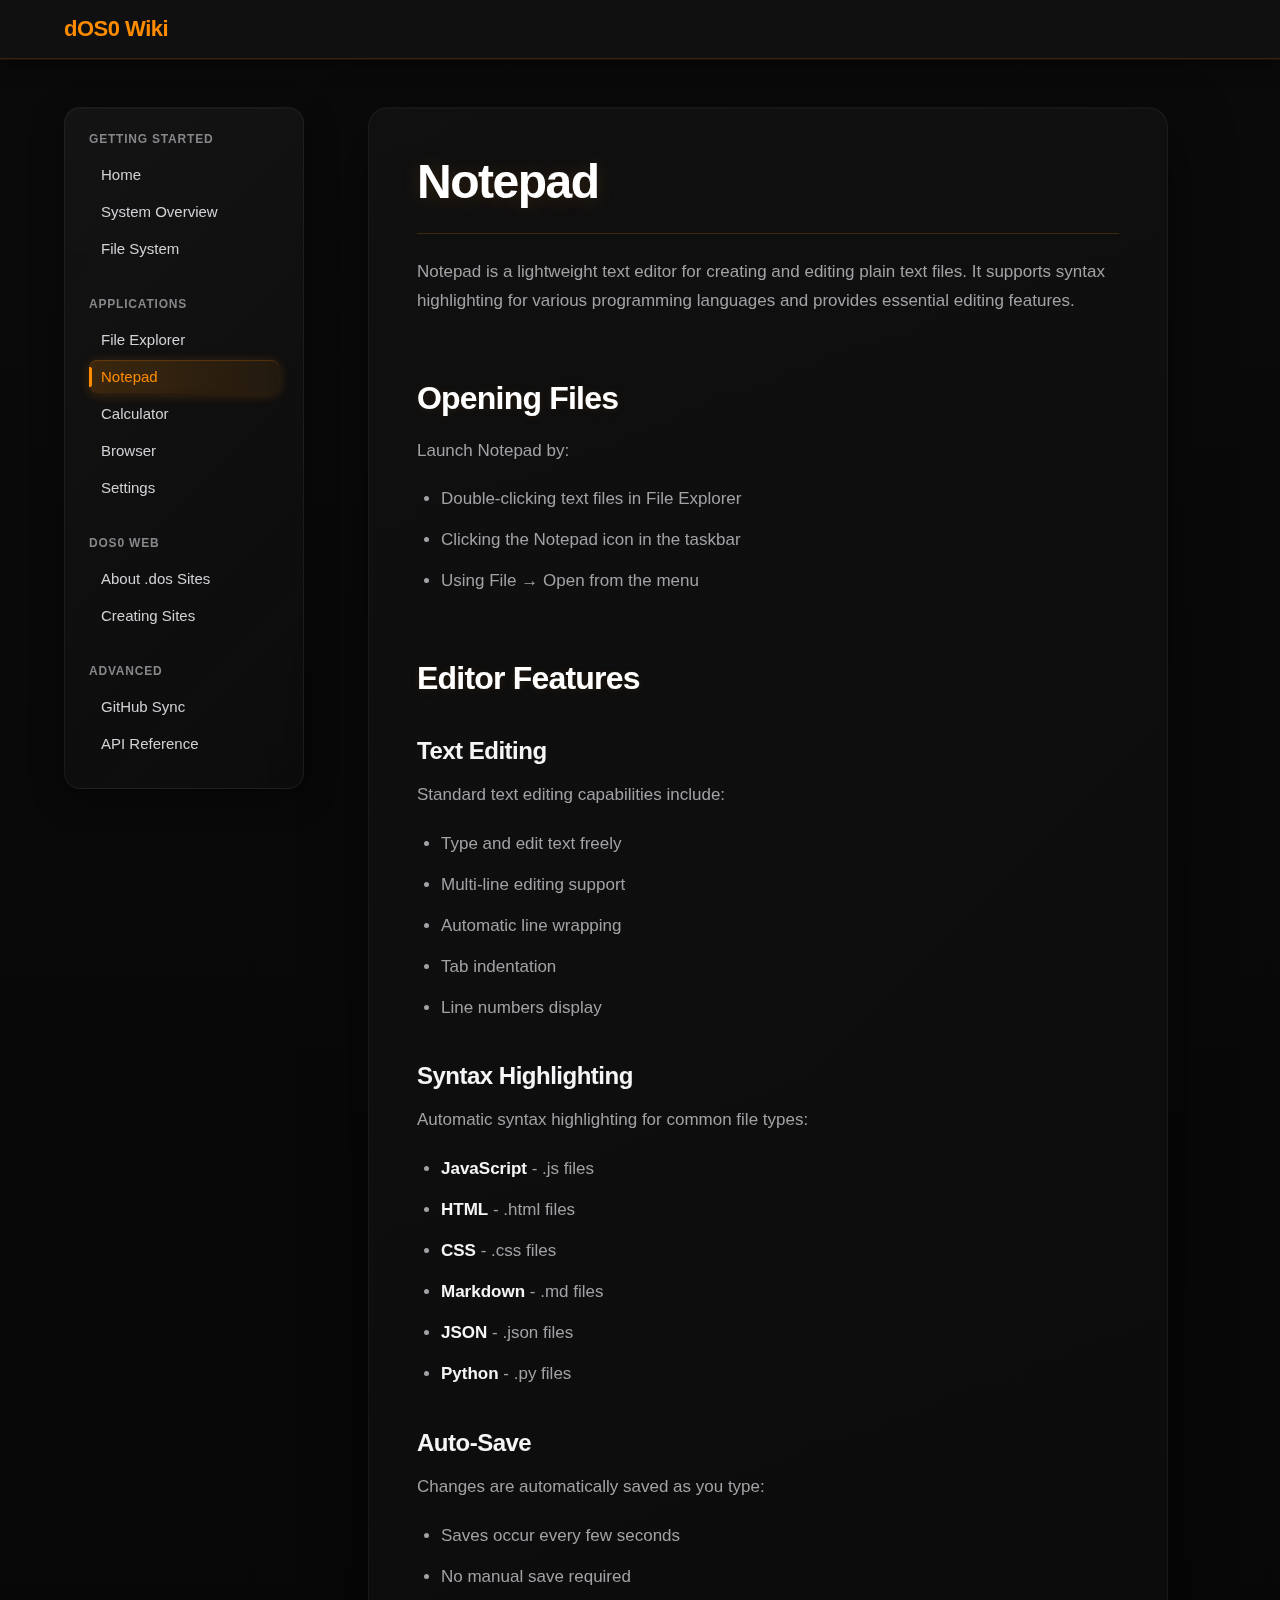
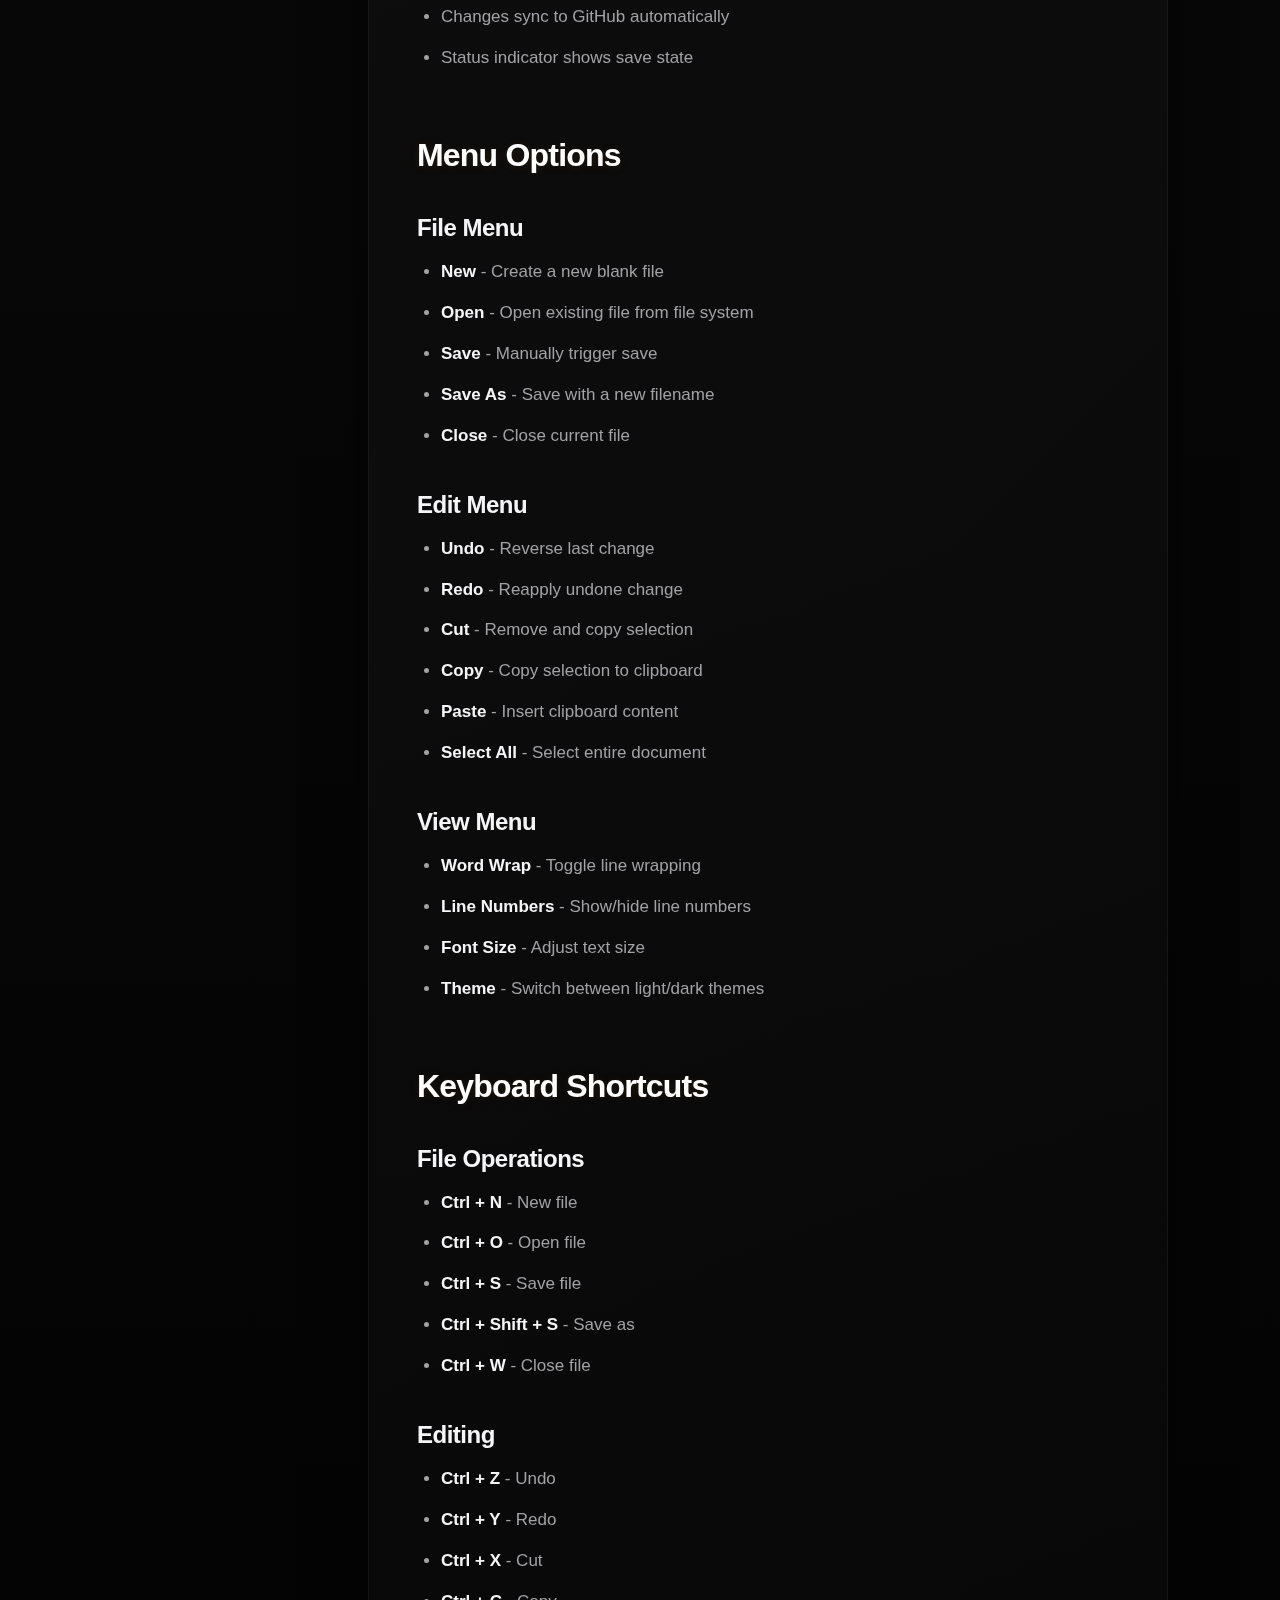
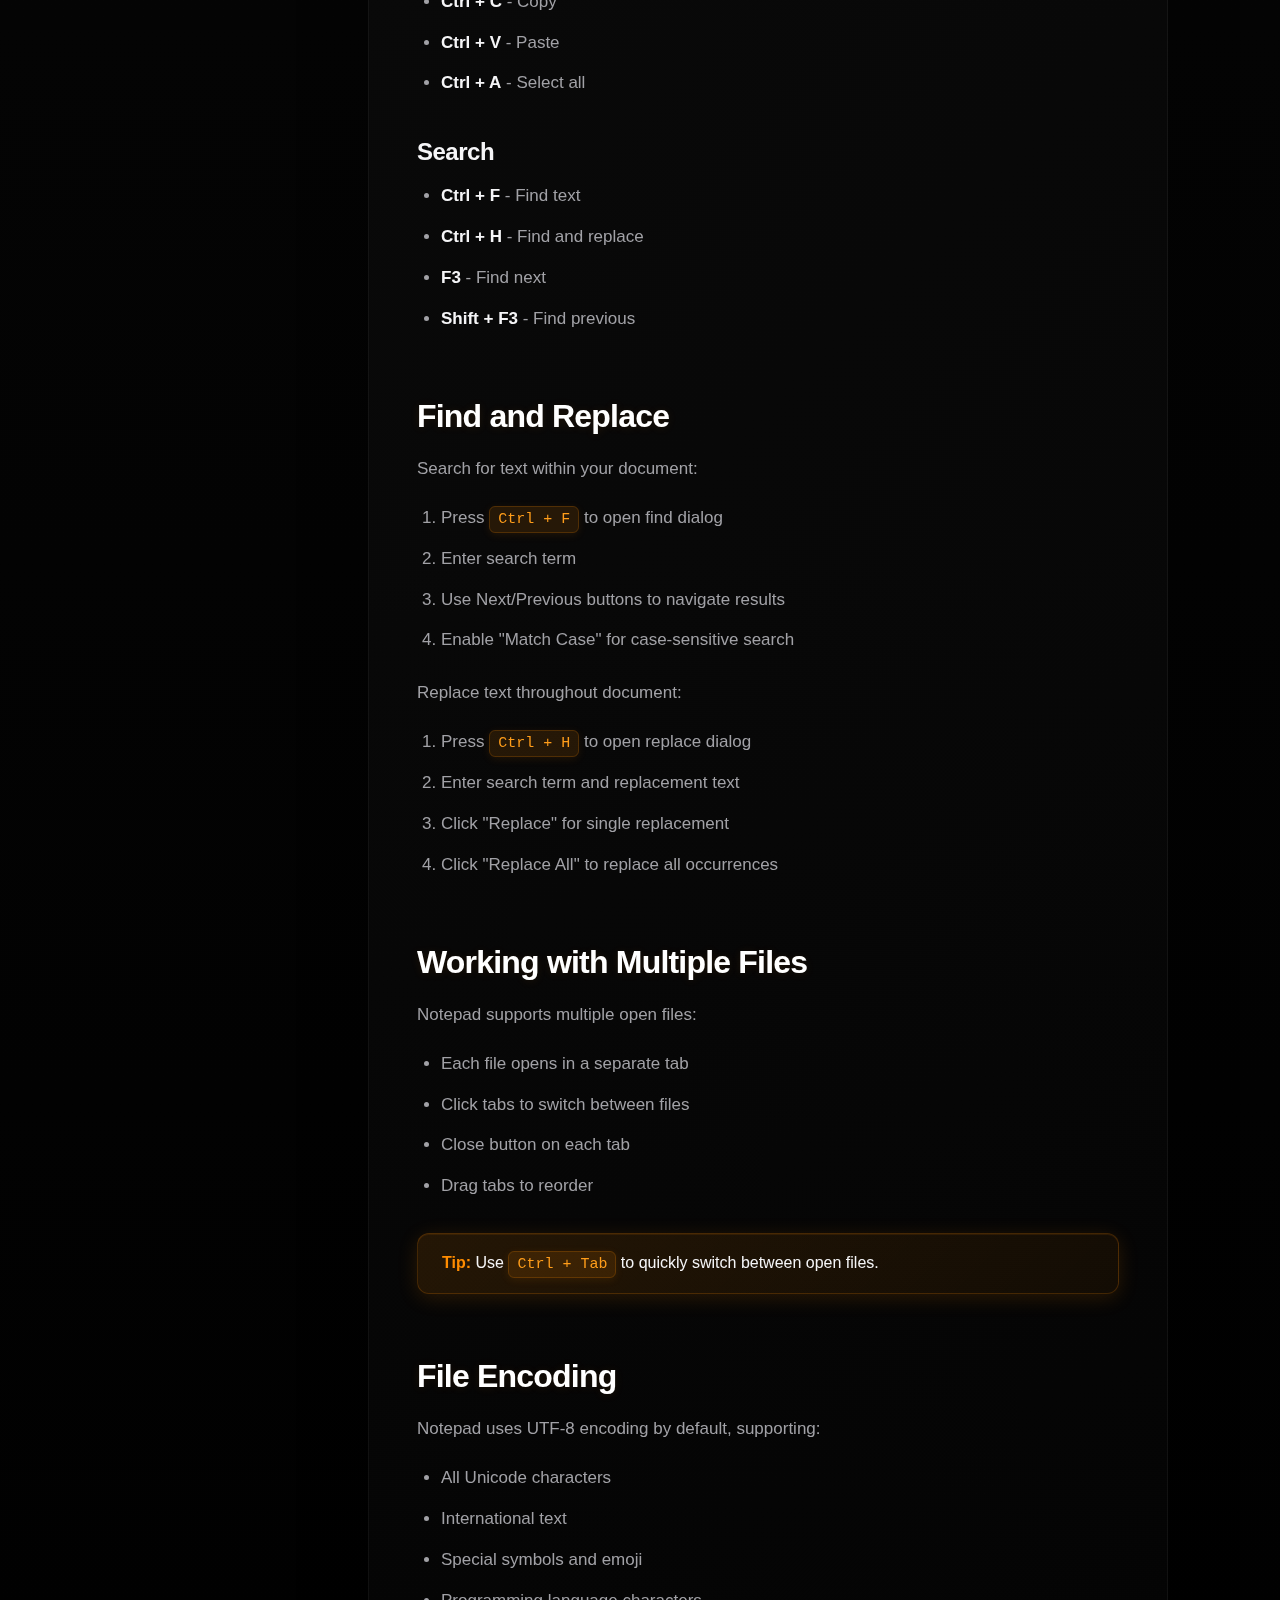
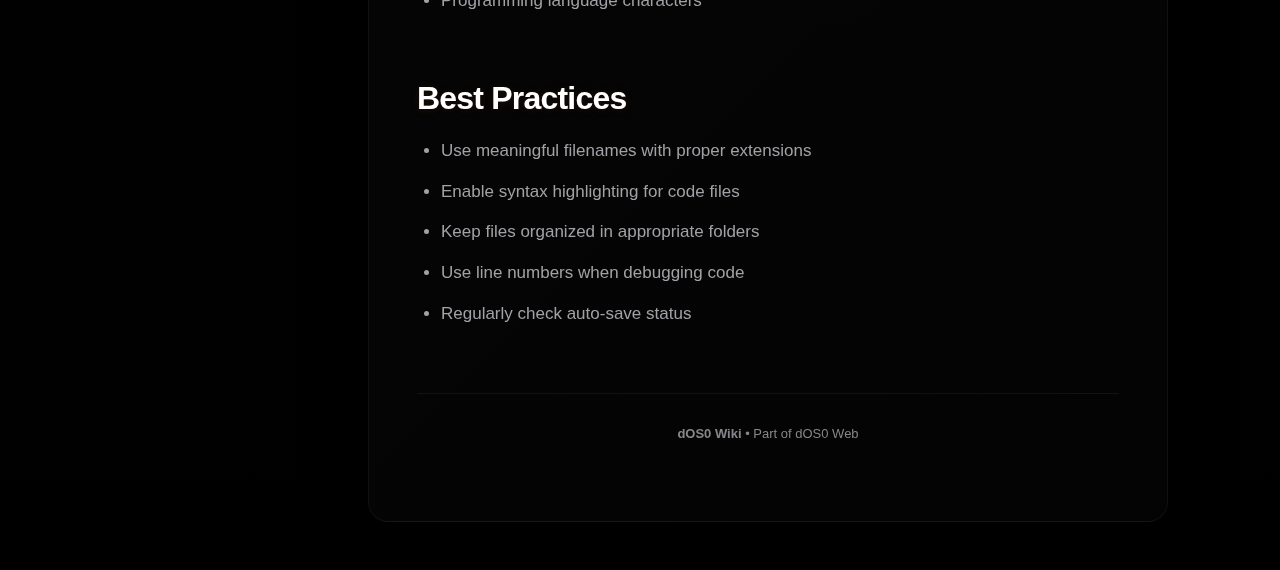
<file: wiki.dos/notepad.html>
<!DOCTYPE html>
<html lang="en">
<head>
    <meta charset="UTF-8">
    <meta name="viewport" content="width=device-width, initial-scale=1.0">
    <title>Notepad - dOS0 Wiki</title>
    <link rel="stylesheet" href="style.css">
</head>
<body>
    <header>
        <div class="header-content">
            <div class="logo">dOS0 Wiki</div>
        </div>
    </header>
    
    <div class="container">
        <aside class="sidebar">
            <h3>Getting Started</h3>
            <ul>
                <li><a href="index.html">Home</a></li>
                <li><a href="overview.html">System Overview</a></li>
                <li><a href="filesystem.html">File System</a></li>
            </ul>
            
            <h3>Applications</h3>
            <ul>
                <li><a href="file-explorer.html">File Explorer</a></li>
                <li><a href="notepad.html" class="active">Notepad</a></li>
                <li><a href="calculator.html">Calculator</a></li>
                <li><a href="browser.html">Browser</a></li>
                <li><a href="settings.html">Settings</a></li>
            </ul>
            
            <h3>dOS0 Web</h3>
            <ul>
                <li><a href="dos-web.html">About .dos Sites</a></li>
                <li><a href="creating-sites.html">Creating Sites</a></li>
            </ul>
            
            <h3>Advanced</h3>
            <ul>
                <li><a href="github-sync.html">GitHub Sync</a></li>
                <li><a href="api.html">API Reference</a></li>
            </ul>
        </aside>
        
        <main class="content">
            <h1>Notepad</h1>
            <p>Notepad is a lightweight text editor for creating and editing plain text files. It supports syntax highlighting for various programming languages and provides essential editing features.</p>
            
            <h2>Opening Files</h2>
            <p>Launch Notepad by:</p>
            <ul>
                <li>Double-clicking text files in File Explorer</li>
                <li>Clicking the Notepad icon in the taskbar</li>
                <li>Using File → Open from the menu</li>
            </ul>
            
            <h2>Editor Features</h2>
            
            <h3>Text Editing</h3>
            <p>Standard text editing capabilities include:</p>
            <ul>
                <li>Type and edit text freely</li>
                <li>Multi-line editing support</li>
                <li>Automatic line wrapping</li>
                <li>Tab indentation</li>
                <li>Line numbers display</li>
            </ul>
            
            <h3>Syntax Highlighting</h3>
            <p>Automatic syntax highlighting for common file types:</p>
            <ul>
                <li><strong>JavaScript</strong> - .js files</li>
                <li><strong>HTML</strong> - .html files</li>
                <li><strong>CSS</strong> - .css files</li>
                <li><strong>Markdown</strong> - .md files</li>
                <li><strong>JSON</strong> - .json files</li>
                <li><strong>Python</strong> - .py files</li>
            </ul>
            
            <h3>Auto-Save</h3>
            <p>Changes are automatically saved as you type:</p>
            <ul>
                <li>Saves occur every few seconds</li>
                <li>No manual save required</li>
                <li>Changes sync to GitHub automatically</li>
                <li>Status indicator shows save state</li>
            </ul>
            
            <h2>Menu Options</h2>
            
            <h3>File Menu</h3>
            <ul>
                <li><strong>New</strong> - Create a new blank file</li>
                <li><strong>Open</strong> - Open existing file from file system</li>
                <li><strong>Save</strong> - Manually trigger save</li>
                <li><strong>Save As</strong> - Save with a new filename</li>
                <li><strong>Close</strong> - Close current file</li>
            </ul>
            
            <h3>Edit Menu</h3>
            <ul>
                <li><strong>Undo</strong> - Reverse last change</li>
                <li><strong>Redo</strong> - Reapply undone change</li>
                <li><strong>Cut</strong> - Remove and copy selection</li>
                <li><strong>Copy</strong> - Copy selection to clipboard</li>
                <li><strong>Paste</strong> - Insert clipboard content</li>
                <li><strong>Select All</strong> - Select entire document</li>
            </ul>
            
            <h3>View Menu</h3>
            <ul>
                <li><strong>Word Wrap</strong> - Toggle line wrapping</li>
                <li><strong>Line Numbers</strong> - Show/hide line numbers</li>
                <li><strong>Font Size</strong> - Adjust text size</li>
                <li><strong>Theme</strong> - Switch between light/dark themes</li>
            </ul>
            
            <h2>Keyboard Shortcuts</h2>
            
            <h3>File Operations</h3>
            <ul>
                <li><strong>Ctrl + N</strong> - New file</li>
                <li><strong>Ctrl + O</strong> - Open file</li>
                <li><strong>Ctrl + S</strong> - Save file</li>
                <li><strong>Ctrl + Shift + S</strong> - Save as</li>
                <li><strong>Ctrl + W</strong> - Close file</li>
            </ul>
            
            <h3>Editing</h3>
            <ul>
                <li><strong>Ctrl + Z</strong> - Undo</li>
                <li><strong>Ctrl + Y</strong> - Redo</li>
                <li><strong>Ctrl + X</strong> - Cut</li>
                <li><strong>Ctrl + C</strong> - Copy</li>
                <li><strong>Ctrl + V</strong> - Paste</li>
                <li><strong>Ctrl + A</strong> - Select all</li>
            </ul>
            
            <h3>Search</h3>
            <ul>
                <li><strong>Ctrl + F</strong> - Find text</li>
                <li><strong>Ctrl + H</strong> - Find and replace</li>
                <li><strong>F3</strong> - Find next</li>
                <li><strong>Shift + F3</strong> - Find previous</li>
            </ul>
            
            <h2>Find and Replace</h2>
            <p>Search for text within your document:</p>
            <ol>
                <li>Press <code>Ctrl + F</code> to open find dialog</li>
                <li>Enter search term</li>
                <li>Use Next/Previous buttons to navigate results</li>
                <li>Enable "Match Case" for case-sensitive search</li>
            </ol>
            
            <p>Replace text throughout document:</p>
            <ol>
                <li>Press <code>Ctrl + H</code> to open replace dialog</li>
                <li>Enter search term and replacement text</li>
                <li>Click "Replace" for single replacement</li>
                <li>Click "Replace All" to replace all occurrences</li>
            </ol>
            
            <h2>Working with Multiple Files</h2>
            <p>Notepad supports multiple open files:</p>
            <ul>
                <li>Each file opens in a separate tab</li>
                <li>Click tabs to switch between files</li>
                <li>Close button on each tab</li>
                <li>Drag tabs to reorder</li>
            </ul>
            
            <div class="info-box">
                <strong>Tip:</strong> Use <code>Ctrl + Tab</code> to quickly switch between open files.
            </div>
            
            <h2>File Encoding</h2>
            <p>Notepad uses UTF-8 encoding by default, supporting:</p>
            <ul>
                <li>All Unicode characters</li>
                <li>International text</li>
                <li>Special symbols and emoji</li>
                <li>Programming language characters</li>
            </ul>
            
            <h2>Best Practices</h2>
            <ul>
                <li>Use meaningful filenames with proper extensions</li>
                <li>Enable syntax highlighting for code files</li>
                <li>Keep files organized in appropriate folders</li>
                <li>Use line numbers when debugging code</li>
                <li>Regularly check auto-save status</li>
            </ul>
            
            <footer>
                <strong>dOS0 Wiki</strong> • Part of dOS0 Web
            </footer>
        </main>
    </div>
    <script src="dos-navigation.js"></script>
</body>
</html>
</file>
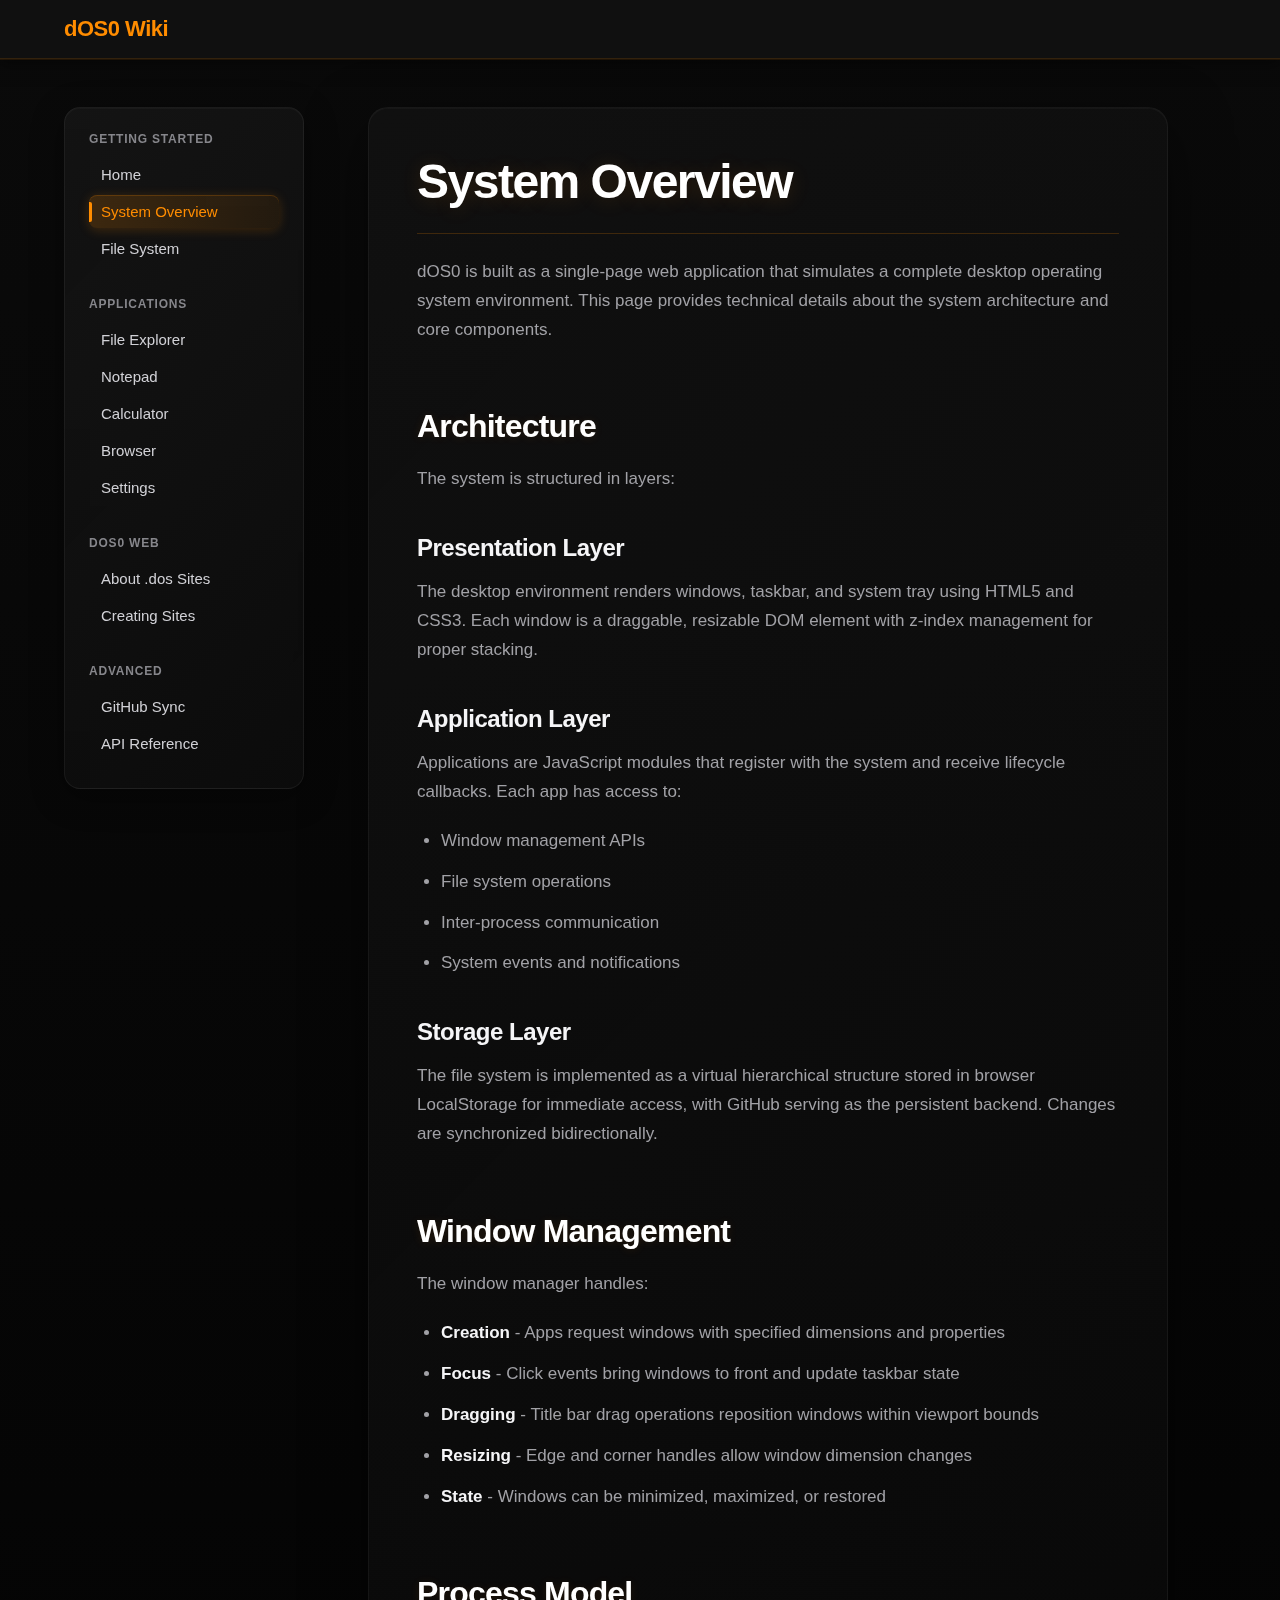
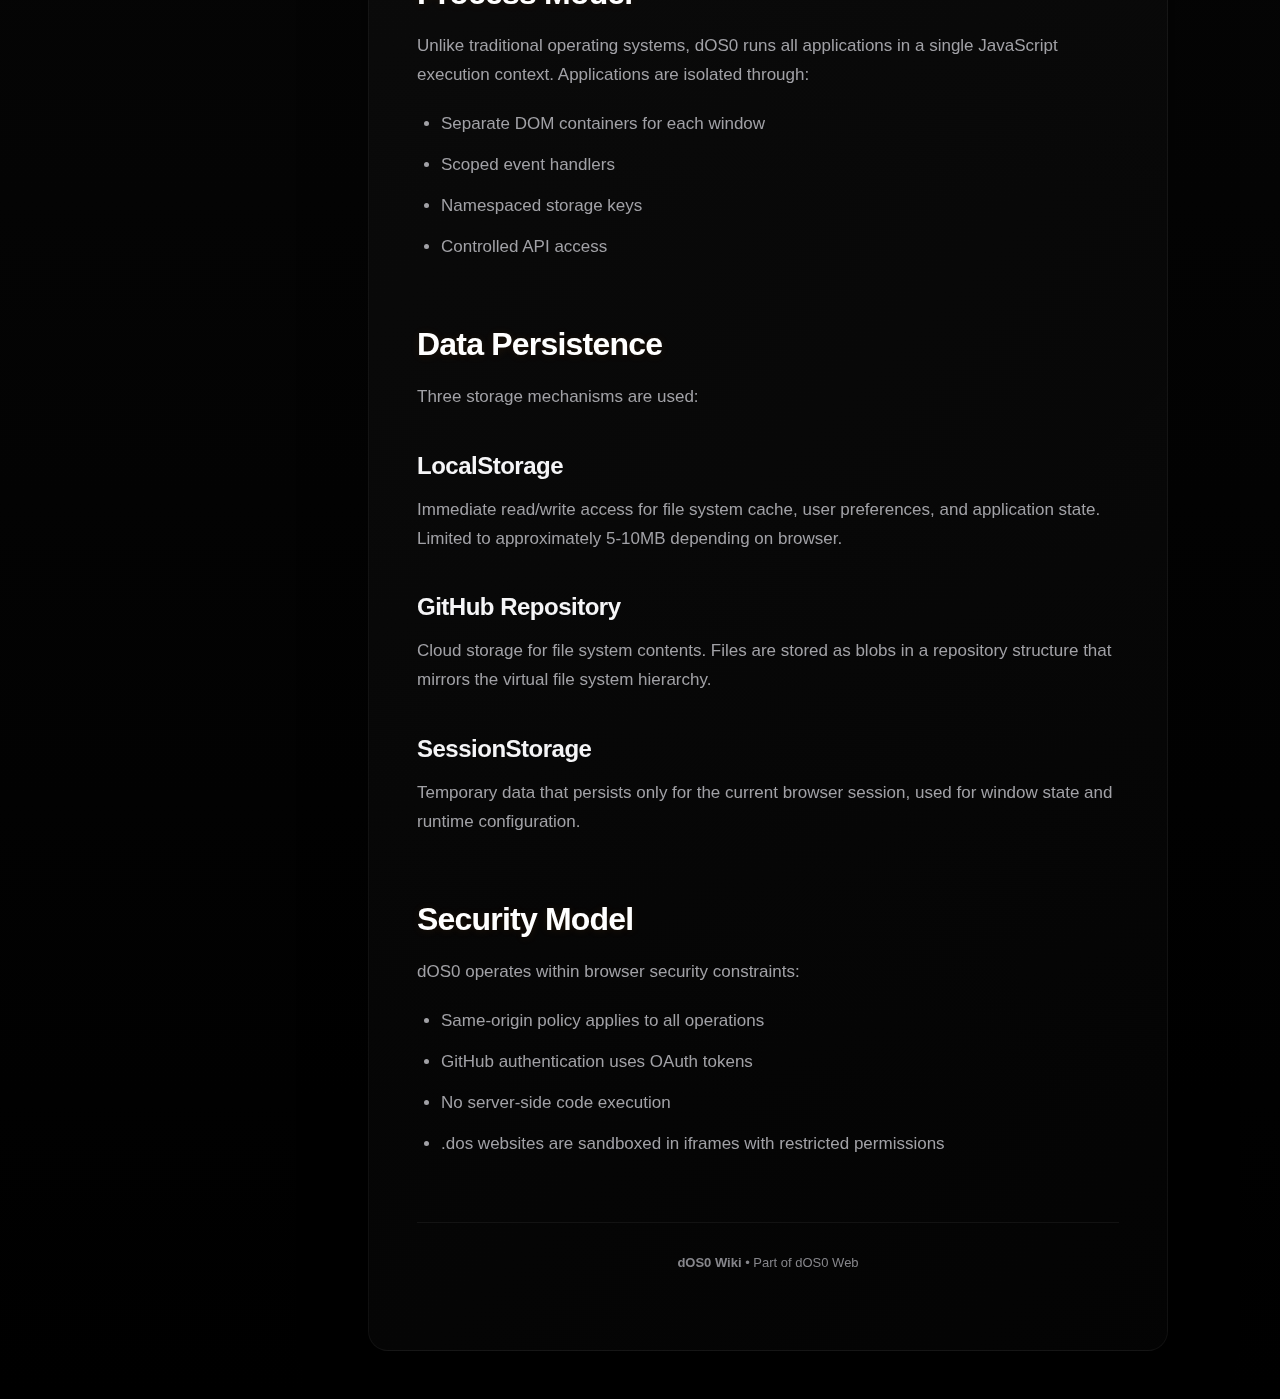
<file: wiki.dos/overview.html>
<!DOCTYPE html>
<html lang="en">
<head>
    <meta charset="UTF-8">
    <meta name="viewport" content="width=device-width, initial-scale=1.0">
    <title>System Overview - dOS0 Wiki</title>
    <link rel="stylesheet" href="style.css">
</head>
<body>
    <header>
        <div class="header-content">
            <div class="logo">dOS0 Wiki</div>
        </div>
    </header>
    
    <div class="container">
        <aside class="sidebar">
            <h3>Getting Started</h3>
            <ul>
                <li><a href="index.html">Home</a></li>
                <li><a href="overview.html" class="active">System Overview</a></li>
                <li><a href="filesystem.html">File System</a></li>
            </ul>
            
            <h3>Applications</h3>
            <ul>
                <li><a href="file-explorer.html">File Explorer</a></li>
                <li><a href="notepad.html">Notepad</a></li>
                <li><a href="calculator.html">Calculator</a></li>
                <li><a href="browser.html">Browser</a></li>
                <li><a href="settings.html">Settings</a></li>
            </ul>
            
            <h3>dOS0 Web</h3>
            <ul>
                <li><a href="dos-web.html">About .dos Sites</a></li>
                <li><a href="creating-sites.html">Creating Sites</a></li>
            </ul>
            
            <h3>Advanced</h3>
            <ul>
                <li><a href="github-sync.html">GitHub Sync</a></li>
                <li><a href="api.html">API Reference</a></li>
            </ul>
        </aside>
        
        <main class="content">
            <h1>System Overview</h1>
            <p>dOS0 is built as a single-page web application that simulates a complete desktop operating system environment. This page provides technical details about the system architecture and core components.</p>
            
            <h2>Architecture</h2>
            <p>The system is structured in layers:</p>
            
            <h3>Presentation Layer</h3>
            <p>The desktop environment renders windows, taskbar, and system tray using HTML5 and CSS3. Each window is a draggable, resizable DOM element with z-index management for proper stacking.</p>
            
            <h3>Application Layer</h3>
            <p>Applications are JavaScript modules that register with the system and receive lifecycle callbacks. Each app has access to:</p>
            <ul>
                <li>Window management APIs</li>
                <li>File system operations</li>
                <li>Inter-process communication</li>
                <li>System events and notifications</li>
            </ul>
            
            <h3>Storage Layer</h3>
            <p>The file system is implemented as a virtual hierarchical structure stored in browser LocalStorage for immediate access, with GitHub serving as the persistent backend. Changes are synchronized bidirectionally.</p>
            
            <h2>Window Management</h2>
            <p>The window manager handles:</p>
            <ul>
                <li><strong>Creation</strong> - Apps request windows with specified dimensions and properties</li>
                <li><strong>Focus</strong> - Click events bring windows to front and update taskbar state</li>
                <li><strong>Dragging</strong> - Title bar drag operations reposition windows within viewport bounds</li>
                <li><strong>Resizing</strong> - Edge and corner handles allow window dimension changes</li>
                <li><strong>State</strong> - Windows can be minimized, maximized, or restored</li>
            </ul>
            
            <h2>Process Model</h2>
            <p>Unlike traditional operating systems, dOS0 runs all applications in a single JavaScript execution context. Applications are isolated through:</p>
            <ul>
                <li>Separate DOM containers for each window</li>
                <li>Scoped event handlers</li>
                <li>Namespaced storage keys</li>
                <li>Controlled API access</li>
            </ul>
            
            <h2>Data Persistence</h2>
            <p>Three storage mechanisms are used:</p>
            
            <h3>LocalStorage</h3>
            <p>Immediate read/write access for file system cache, user preferences, and application state. Limited to approximately 5-10MB depending on browser.</p>
            
            <h3>GitHub Repository</h3>
            <p>Cloud storage for file system contents. Files are stored as blobs in a repository structure that mirrors the virtual file system hierarchy.</p>
            
            <h3>SessionStorage</h3>
            <p>Temporary data that persists only for the current browser session, used for window state and runtime configuration.</p>
            
            <h2>Security Model</h2>
            <p>dOS0 operates within browser security constraints:</p>
            <ul>
                <li>Same-origin policy applies to all operations</li>
                <li>GitHub authentication uses OAuth tokens</li>
                <li>No server-side code execution</li>
                <li>.dos websites are sandboxed in iframes with restricted permissions</li>
            </ul>
            
            <footer>
                <strong>dOS0 Wiki</strong> • Part of dOS0 Web
            </footer>
        </main>
    </div>
    
    <script src="dos-navigation.js"></script>
</body>
</html>
</file>
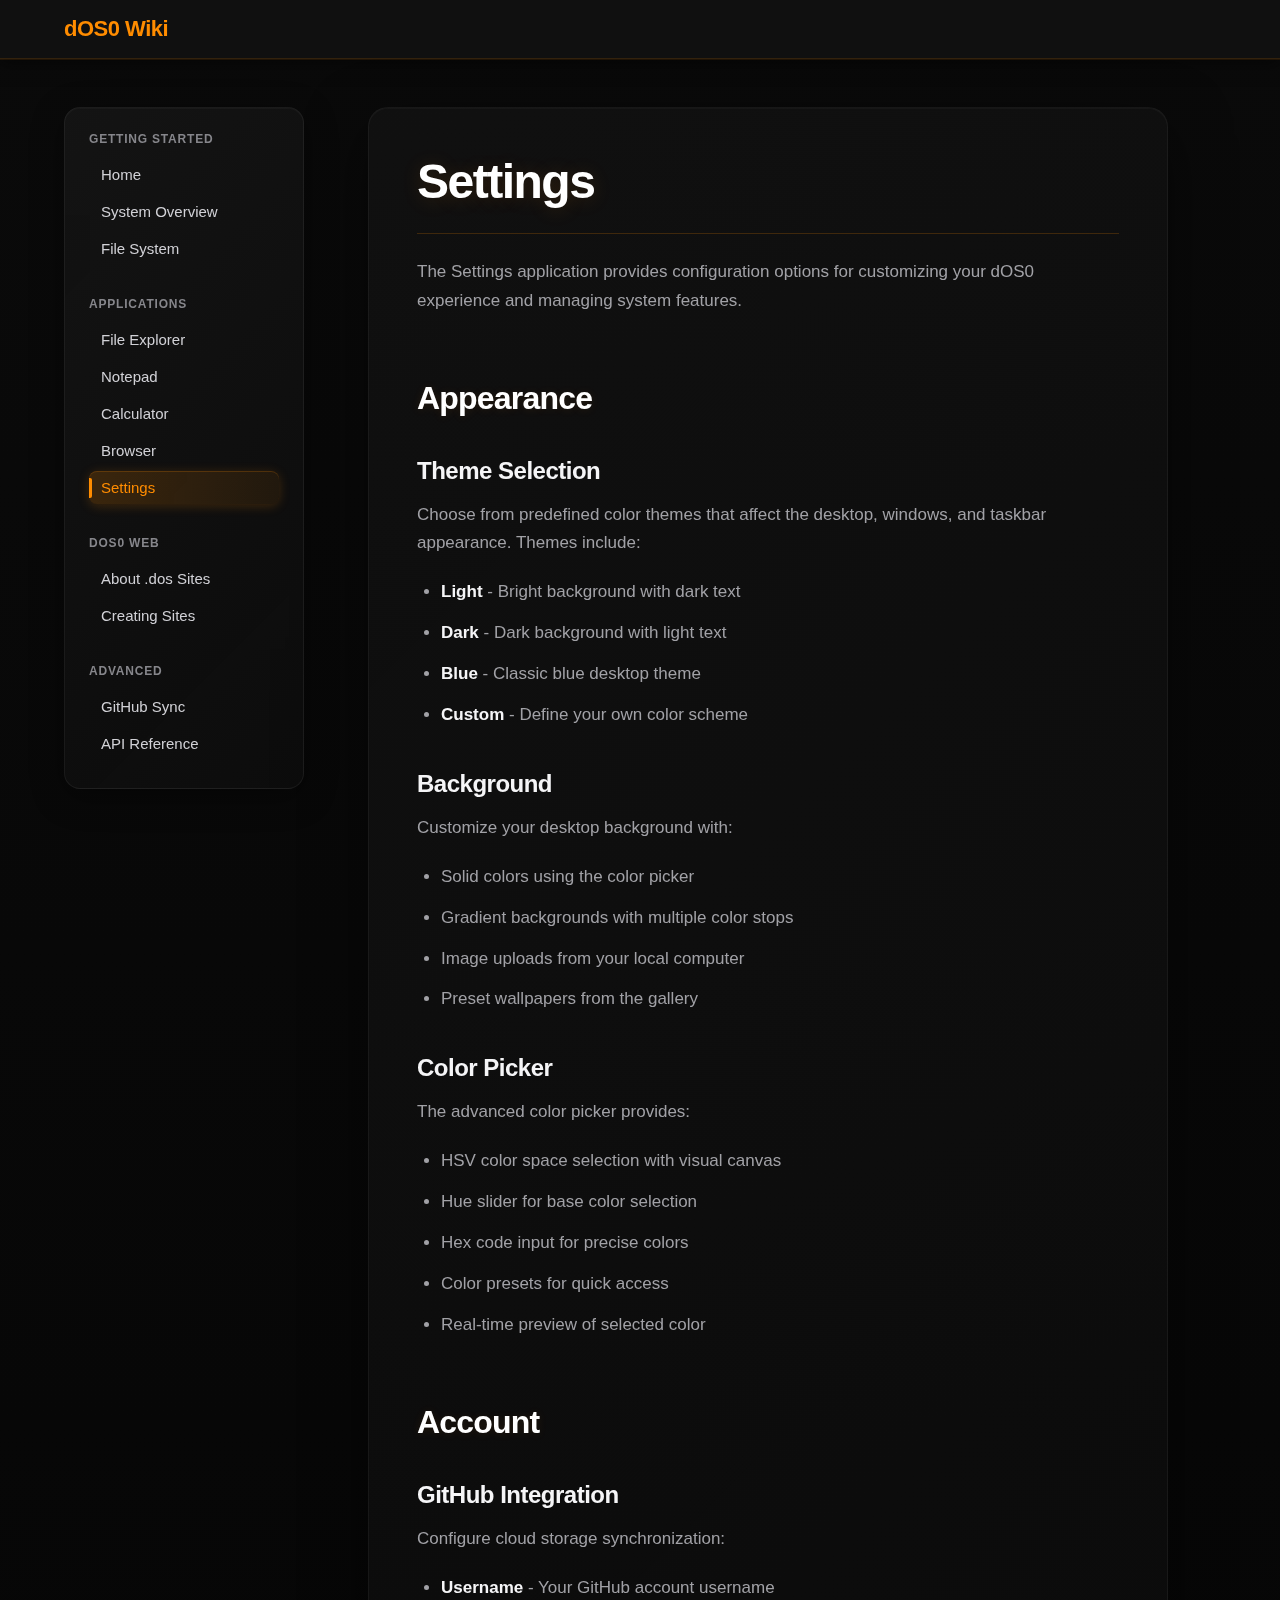
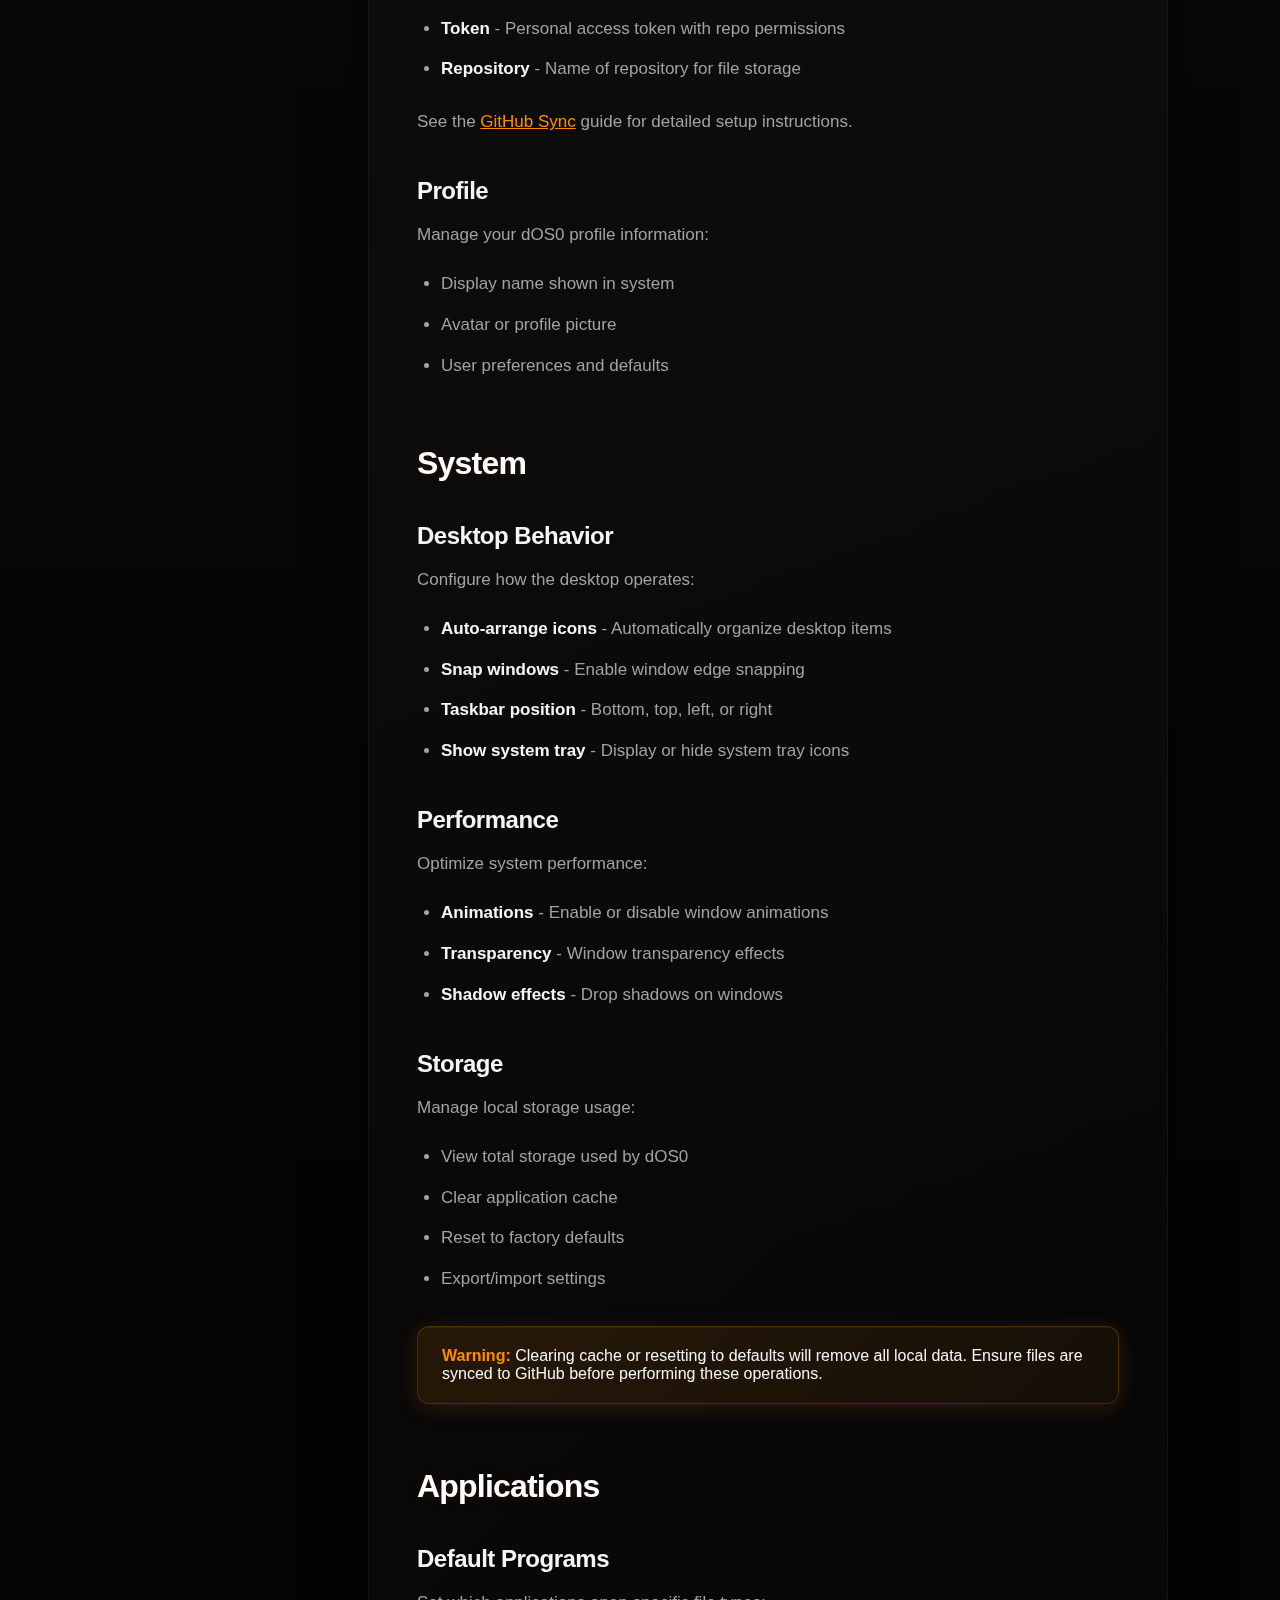
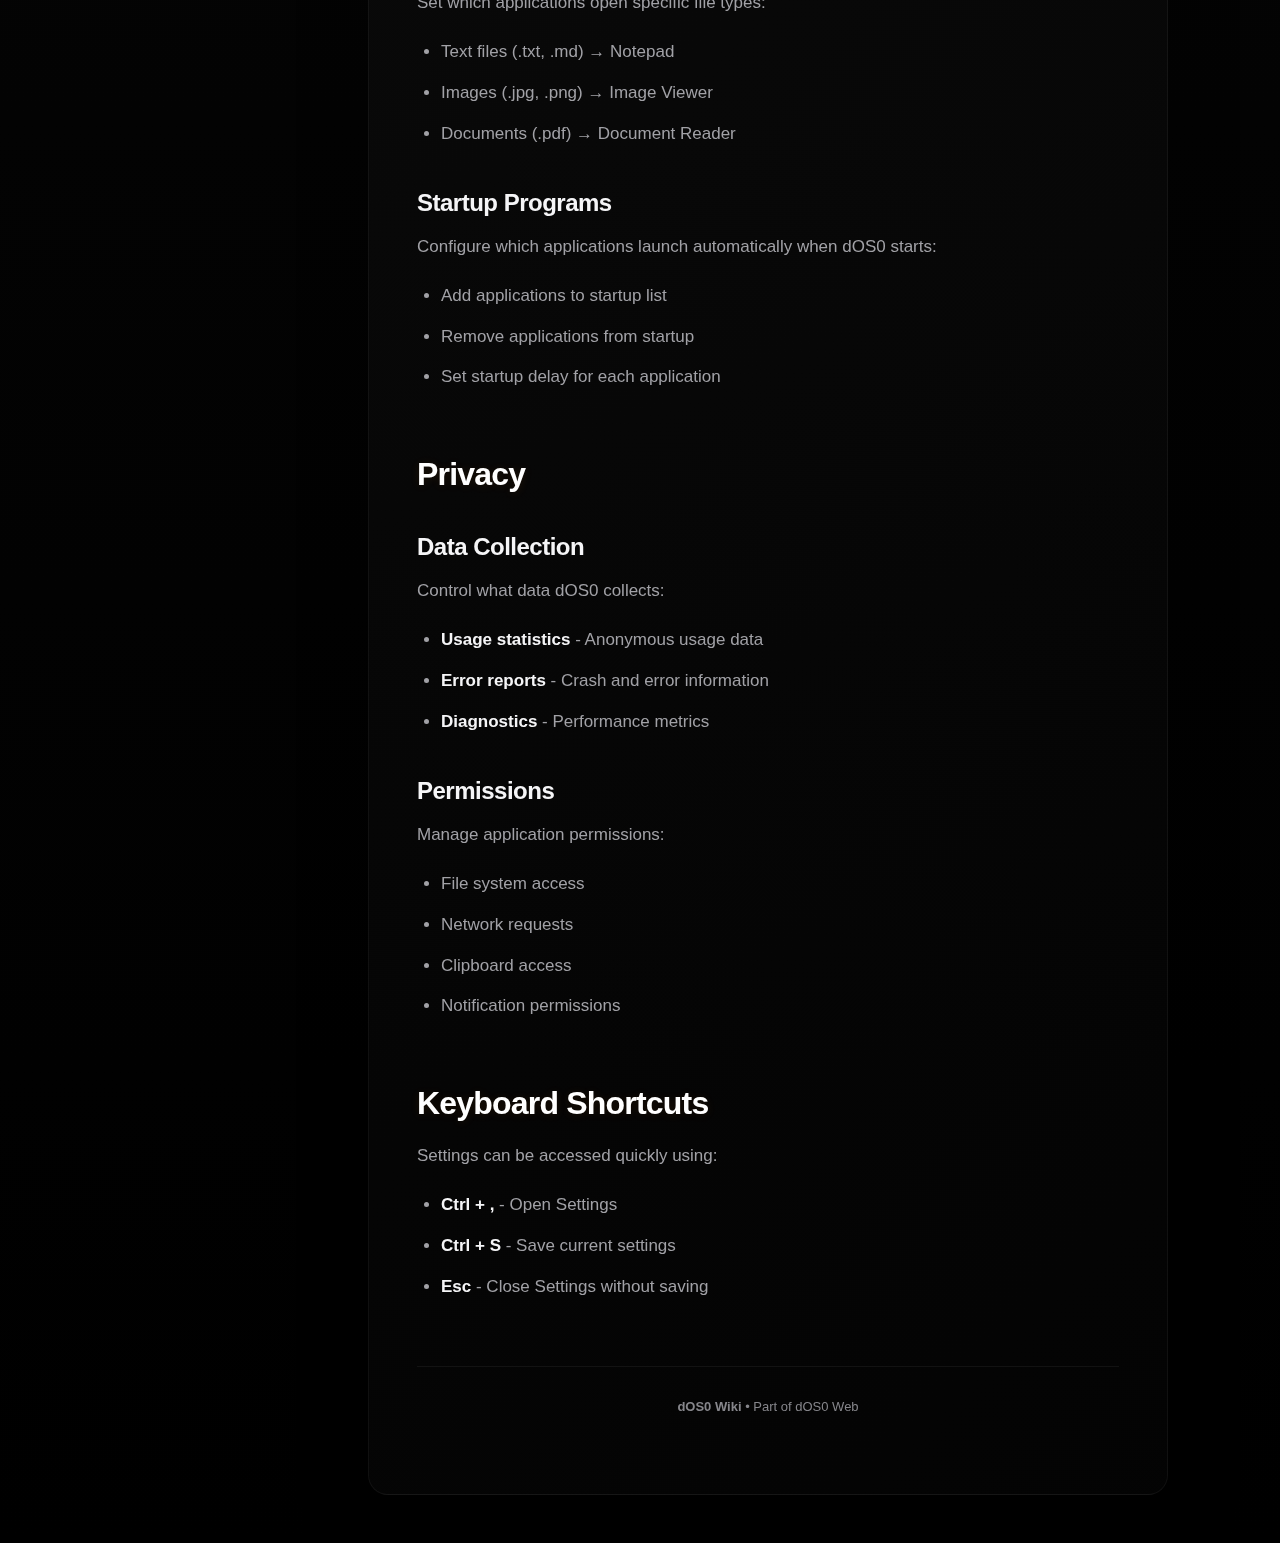
<file: wiki.dos/settings.html>
<!DOCTYPE html>
<html lang="en">
<head>
    <meta charset="UTF-8">
    <meta name="viewport" content="width=device-width, initial-scale=1.0">
    <title>Settings - dOS0 Wiki</title>
    <link rel="stylesheet" href="style.css">
</head>
<body>
    <header>
        <div class="header-content">
            <div class="logo">dOS0 Wiki</div>
        </div>
    </header>
    
    <div class="container">
        <aside class="sidebar">
            <h3>Getting Started</h3>
            <ul>
                <li><a href="index.html">Home</a></li>
                <li><a href="overview.html">System Overview</a></li>
                <li><a href="filesystem.html">File System</a></li>
            </ul>
            
            <h3>Applications</h3>
            <ul>
                <li><a href="file-explorer.html">File Explorer</a></li>
                <li><a href="notepad.html">Notepad</a></li>
                <li><a href="calculator.html">Calculator</a></li>
                <li><a href="browser.html">Browser</a></li>
                <li><a href="settings.html" class="active">Settings</a></li>
            </ul>
            
            <h3>dOS0 Web</h3>
            <ul>
                <li><a href="dos-web.html">About .dos Sites</a></li>
                <li><a href="creating-sites.html">Creating Sites</a></li>
            </ul>
            
            <h3>Advanced</h3>
            <ul>
                <li><a href="github-sync.html">GitHub Sync</a></li>
                <li><a href="api.html">API Reference</a></li>
            </ul>
        </aside>
        
        <main class="content">
            <h1>Settings</h1>
            <p>The Settings application provides configuration options for customizing your dOS0 experience and managing system features.</p>
            
            <h2>Appearance</h2>
            
            <h3>Theme Selection</h3>
            <p>Choose from predefined color themes that affect the desktop, windows, and taskbar appearance. Themes include:</p>
            <ul>
                <li><strong>Light</strong> - Bright background with dark text</li>
                <li><strong>Dark</strong> - Dark background with light text</li>
                <li><strong>Blue</strong> - Classic blue desktop theme</li>
                <li><strong>Custom</strong> - Define your own color scheme</li>
            </ul>
            
            <h3>Background</h3>
            <p>Customize your desktop background with:</p>
            <ul>
                <li>Solid colors using the color picker</li>
                <li>Gradient backgrounds with multiple color stops</li>
                <li>Image uploads from your local computer</li>
                <li>Preset wallpapers from the gallery</li>
            </ul>
            
            <h3>Color Picker</h3>
            <p>The advanced color picker provides:</p>
            <ul>
                <li>HSV color space selection with visual canvas</li>
                <li>Hue slider for base color selection</li>
                <li>Hex code input for precise colors</li>
                <li>Color presets for quick access</li>
                <li>Real-time preview of selected color</li>
            </ul>
            
            <h2>Account</h2>
            
            <h3>GitHub Integration</h3>
            <p>Configure cloud storage synchronization:</p>
            <ul>
                <li><strong>Username</strong> - Your GitHub account username</li>
                <li><strong>Token</strong> - Personal access token with repo permissions</li>
                <li><strong>Repository</strong> - Name of repository for file storage</li>
            </ul>
            
            <p>See the <a href="github-sync.html" style="color: #ff8c00;">GitHub Sync</a> guide for detailed setup instructions.</p>
            
            <h3>Profile</h3>
            <p>Manage your dOS0 profile information:</p>
            <ul>
                <li>Display name shown in system</li>
                <li>Avatar or profile picture</li>
                <li>User preferences and defaults</li>
            </ul>
            
            <h2>System</h2>
            
            <h3>Desktop Behavior</h3>
            <p>Configure how the desktop operates:</p>
            <ul>
                <li><strong>Auto-arrange icons</strong> - Automatically organize desktop items</li>
                <li><strong>Snap windows</strong> - Enable window edge snapping</li>
                <li><strong>Taskbar position</strong> - Bottom, top, left, or right</li>
                <li><strong>Show system tray</strong> - Display or hide system tray icons</li>
            </ul>
            
            <h3>Performance</h3>
            <p>Optimize system performance:</p>
            <ul>
                <li><strong>Animations</strong> - Enable or disable window animations</li>
                <li><strong>Transparency</strong> - Window transparency effects</li>
                <li><strong>Shadow effects</strong> - Drop shadows on windows</li>
            </ul>
            
            <h3>Storage</h3>
            <p>Manage local storage usage:</p>
            <ul>
                <li>View total storage used by dOS0</li>
                <li>Clear application cache</li>
                <li>Reset to factory defaults</li>
                <li>Export/import settings</li>
            </ul>
            
            <div class="info-box">
                <strong>Warning:</strong> Clearing cache or resetting to defaults will remove all local data. Ensure files are synced to GitHub before performing these operations.
            </div>
            
            <h2>Applications</h2>
            
            <h3>Default Programs</h3>
            <p>Set which applications open specific file types:</p>
            <ul>
                <li>Text files (.txt, .md) → Notepad</li>
                <li>Images (.jpg, .png) → Image Viewer</li>
                <li>Documents (.pdf) → Document Reader</li>
            </ul>
            
            <h3>Startup Programs</h3>
            <p>Configure which applications launch automatically when dOS0 starts:</p>
            <ul>
                <li>Add applications to startup list</li>
                <li>Remove applications from startup</li>
                <li>Set startup delay for each application</li>
            </ul>
            
            <h2>Privacy</h2>
            
            <h3>Data Collection</h3>
            <p>Control what data dOS0 collects:</p>
            <ul>
                <li><strong>Usage statistics</strong> - Anonymous usage data</li>
                <li><strong>Error reports</strong> - Crash and error information</li>
                <li><strong>Diagnostics</strong> - Performance metrics</li>
            </ul>
            
            <h3>Permissions</h3>
            <p>Manage application permissions:</p>
            <ul>
                <li>File system access</li>
                <li>Network requests</li>
                <li>Clipboard access</li>
                <li>Notification permissions</li>
            </ul>
            
            <h2>Keyboard Shortcuts</h2>
            <p>Settings can be accessed quickly using:</p>
            <ul>
                <li><strong>Ctrl + ,</strong> - Open Settings</li>
                <li><strong>Ctrl + S</strong> - Save current settings</li>
                <li><strong>Esc</strong> - Close Settings without saving</li>
            </ul>
            
            <footer>
                <strong>dOS0 Wiki</strong> • Part of dOS0 Web
            </footer>
        </main>
    </div>
    <script src="dos-navigation.js"></script>
</body>
</html>
</file>
<file: wiki.dos/style.css>
* {
    margin: 0;
    padding: 0;
    box-sizing: border-box;
}

body {
    font-family: -apple-system, BlinkMacSystemFont, 'SF Pro Display', 'Segoe UI', Roboto, sans-serif;
    background: linear-gradient(to bottom, #0a0a0a 0%, #000000 100%);
    color: #f5f5f7;
    -webkit-font-smoothing: antialiased;
    -moz-osx-font-smoothing: grayscale;
    min-height: 100vh;
}

header {
    background: rgba(18, 18, 18, 0.85);
    backdrop-filter: saturate(180%) blur(20px);
    border-bottom: 1px solid rgba(255, 140, 0, 0.15);
    padding: 16px 0;
    position: sticky;
    top: 0;
    z-index: 100;
    box-shadow: 0 1px 0 0 rgba(255, 140, 0, 0.1), 0 4px 16px rgba(0, 0, 0, 0.5);
}

.header-content {
    max-width: 1200px;
    margin: 0 auto;
    padding: 0 24px;
    display: flex;
    align-items: center;
}

.logo {
    font-size: 22px;
    font-weight: 600;
    color: #ff8c00;
    letter-spacing: -0.5px;
}

.container {
    max-width: 1200px;
    margin: 0 auto;
    padding: 48px 24px;
    display: grid;
    grid-template-columns: 240px 1fr;
    gap: 64px;
}

.sidebar {
    height: fit-content;
    position: sticky;
    top: 88px;
    background: linear-gradient(135deg, rgba(26, 26, 26, 0.6) 0%, rgba(18, 18, 18, 0.4) 100%);
    padding: 24px;
    border-radius: 16px;
    border: 1px solid rgba(255, 255, 255, 0.06);
    box-shadow: 0 8px 32px rgba(0, 0, 0, 0.4),
        inset 0 1px 0 rgba(255, 255, 255, 0.03);
    backdrop-filter: blur(10px);
}

.sidebar h3 {
    margin-bottom: 12px;
    margin-top: 32px;
    color: #86868b;
    font-size: 12px;
    font-weight: 600;
    text-transform: uppercase;
    letter-spacing: 0.8px;
}

.sidebar h3:first-child {
    margin-top: 0;
}

.sidebar ul {
    list-style: none;
}

.sidebar li {
    margin-bottom: 4px;
}

.sidebar a {
    color: #d1d1d6;
    text-decoration: none;
    font-size: 15px;
    font-weight: 400;
    transition: all 0.3s cubic-bezier(0.4, 0, 0.2, 1);
    display: block;
    padding: 8px 12px;
    border-radius: 8px;
    position: relative;
}

.sidebar a:hover {
    color: #ff8c00;
    background: rgba(255, 140, 0, 0.12);
    box-shadow: 0 2px 8px rgba(255, 140, 0, 0.15);
    transform: translateX(2px);
}

.sidebar a.active {
    color: #ff8c00;
    background: linear-gradient(90deg, rgba(255, 140, 0, 0.18) 0%, rgba(255, 140, 0, 0.08) 100%);
    font-weight: 500;
    box-shadow: 0 2px 12px rgba(255, 140, 0, 0.2),
        inset 0 1px 0 rgba(255, 140, 0, 0.2);
}

.sidebar a.active::before {
    content: '';
    position: absolute;
    left: 0;
    top: 50%;
    transform: translateY(-50%);
    width: 3px;
    height: 20px;
    background: #ff8c00;
    border-radius: 0 2px 2px 0;
}

.content {
    max-width: 800px;
    animation: fadeIn 0.6s ease-out;
    background: linear-gradient(135deg, rgba(26, 26, 26, 0.4) 0%, rgba(18, 18, 18, 0.2) 100%);
    padding: 48px;
    border-radius: 20px;
    border: 1px solid rgba(255, 255, 255, 0.05);
    box-shadow: 0 20px 60px rgba(0, 0, 0, 0.5),
        0 1px 0 rgba(255, 255, 255, 0.03) inset;
}

@keyframes fadeIn {
    from {
        opacity: 0;
        transform: translateY(20px);
    }

    to {
        opacity: 1;
        transform: translateY(0);
    }
}

.content h1 {
    font-size: 48px;
    font-weight: 700;
    margin-bottom: 24px;
    padding-bottom: 24px;
    color: #ffffff;
    letter-spacing: -1.5px;
    line-height: 1.1;
    border-bottom: 1px solid rgba(255, 140, 0, 0.2);
    text-shadow: 0 2px 20px rgba(255, 140, 0, 0.15);
}

.content h2 {
    font-size: 32px;
    font-weight: 600;
    margin-top: 64px;
    margin-bottom: 20px;
    color: #ffffff;
    letter-spacing: -0.8px;
    text-shadow: 0 1px 10px rgba(255, 140, 0, 0.1);
}

.content h3 {
    font-size: 24px;
    font-weight: 600;
    margin-top: 40px;
    margin-bottom: 16px;
    color: #f5f5f7;
    letter-spacing: -0.5px;
}

.content p {
    line-height: 1.7;
    margin-bottom: 20px;
    color: #a1a1a6;
    font-size: 17px;
    font-weight: 400;
}

.content ul,
.content ol {
    margin-left: 24px;
    margin-bottom: 24px;
}

.content li {
    margin-bottom: 12px;
    line-height: 1.7;
    color: #a1a1a6;
    font-size: 17px;
}

.content li strong {
    color: #f5f5f7;
    font-weight: 600;
}

.content code {
    background: rgba(255, 140, 0, 0.12);
    padding: 4px 8px;
    border-radius: 6px;
    font-family: 'SF Mono', 'Monaco', 'Courier New', monospace;
    font-size: 15px;
    color: #ff9d1a;
    border: 1px solid rgba(255, 140, 0, 0.2);
    box-shadow: 0 2px 8px rgba(255, 140, 0, 0.1);
}

.info-box {
    background: linear-gradient(135deg, rgba(255, 140, 0, 0.12) 0%, rgba(255, 140, 0, 0.06) 100%);
    border-left: 3px solid #ff8c00;
    padding: 20px 24px;
    margin: 32px 0;
    border-radius: 12px;
    border: 1px solid rgba(255, 140, 0, 0.2);
    box-shadow: 0 4px 20px rgba(255, 140, 0, 0.15),
        inset 0 1px 0 rgba(255, 140, 0, 0.1);
}

.info-box strong {
    color: #ff8c00;
    font-weight: 600;
}

.info-box p {
    margin: 0;
}

footer {
    text-align: center;
    color: #86868b;
    font-size: 13px;
    margin-top: 64px;
    padding: 32px 0;
    border-top: 1px solid rgba(255, 255, 255, 0.06);
}

@media (max-width: 768px) {
    .container {
        grid-template-columns: 1fr;
        gap: 32px;
        padding: 32px 20px;
    }

    .sidebar {
        position: static;
    }

    .content h1 {
        font-size: 36px;
    }

    .content h2 {
        font-size: 28px;
    }
}
</file>
